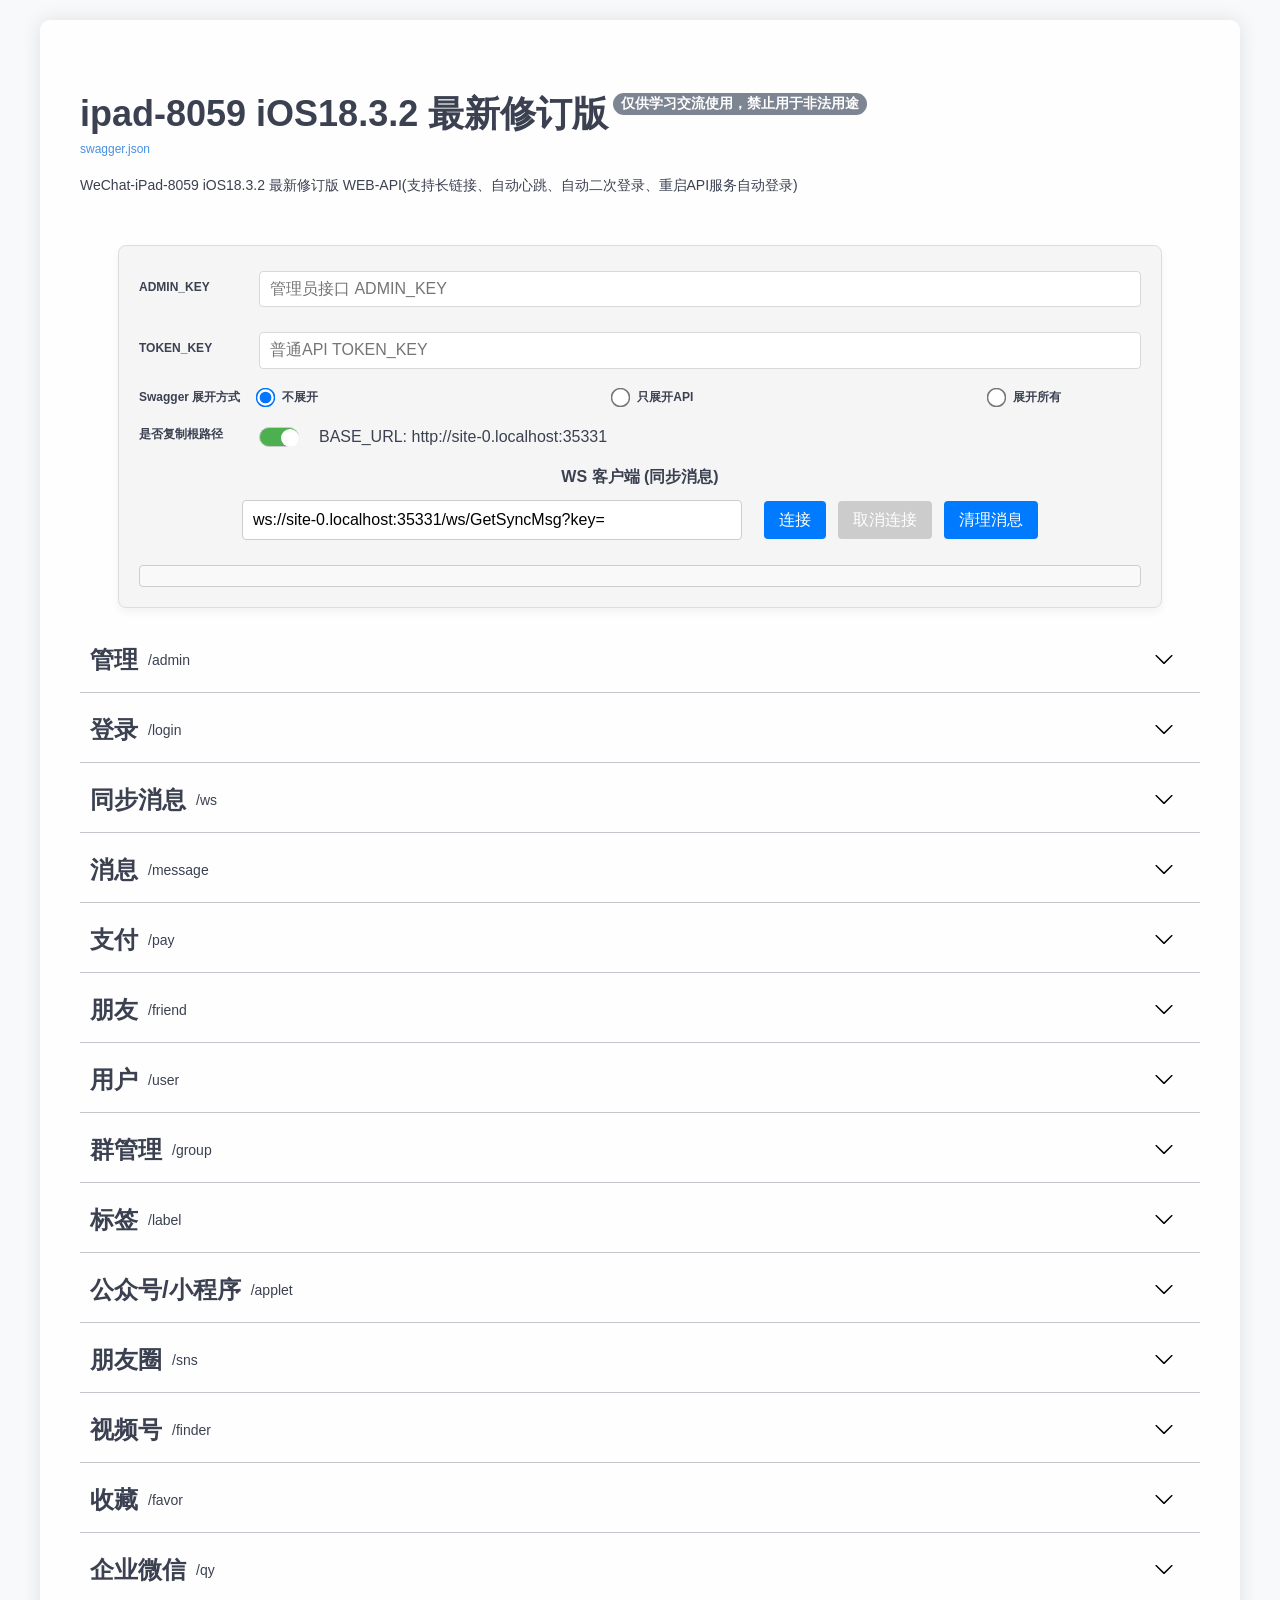
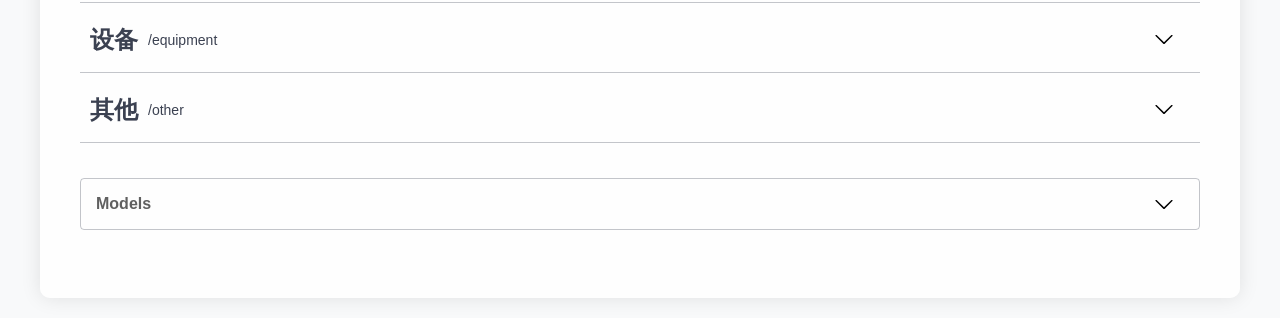
<file: static/swagger/index.html>
<!DOCTYPE html>
<html lang="en">

<head>
  <meta charset="UTF-8">
  <title>Swagger UI</title>
  <link rel="stylesheet" type="text/css" href="./swagger-ui.css" />
  <link rel="icon" type="image/png" href="./favicon-32x32.png" sizes="32x32" />
  <link rel="icon" type="image/png" href="./favicon-16x16.png" sizes="16x16" />
  <style>
    /* Reset */
    html,
    body {
      box-sizing: border-box;
      margin: 0;
      padding: 0;
      overflow-y: scroll;
    }

    *,
    *::before,
    *::after {
      box-sizing: inherit;
    }

    body {
      padding: 20px;
      font-family: Arial, sans-serif;
      background-color: #f8f9fa;
    }

    /* Swagger UI Container */
    #swagger-ui {
      max-width: 1200px;
      margin: 0 auto;
      padding: 20px;
      background-color: rgba(255, 255, 255, 0.9);
      border-radius: 10px;
      box-shadow: 0 0 20px rgba(0, 0, 0, 0.1);
    }

    /* Floating Window */
    .floating-window {
      position: fixed;
      bottom: 20px;
      right: 20px;
      padding: 15px 25px;
      background-color: rgba(255, 255, 255, 0.8);
      border-radius: 10px;
      box-shadow: 0 0 20px rgba(0, 0, 0, 0.1);
      z-index: 2;
      animation: glow 2s infinite alternate;
    }

    .close-btn {
      position: absolute;
      top: 5px;
      right: 5px;
      font-size: 18px;
      color: #e74c3c;
      cursor: pointer;
    }

    /* Form and Input Styling */
    #xxcaibi {
      background-color: #f5f5f5;
      border: 1px solid #ddd;
      border-radius: 8px;
      padding: 20px;
      margin: 20px auto;
      box-shadow: 0 4px 8px rgba(0, 0, 0, 0.05);
      width: 90%;
    }

    .xxcaibi-group {
      display: flex;
      align-items: center;
      margin-bottom: 15px;
    }

    .xxcaibi-label {
      color: #555;
      font-size: 14px;
      width: 120px;
    }

    .xxcaibi-input,
    .xxcaibi-switch {
      flex: 1;
      padding: 8px;
      border: 1px solid #ccc;
      border-radius: 4px;
      font-size: 14px;
    }

    .xxcaibi-input:focus {
      border-color: #4CAF50;
      outline: none;
    }

    .xxcaibi-switch {
      width: 40px;
      height: 20px;
      appearance: none;
      background-color: #ccc;
      /* 默认状态下的开关背景颜色 */
      outline: none;
      border-radius: 20px;
      position: relative;
      cursor: pointer;
      transition: background-color 0.3s ease;
    }

    .xxcaibi-switch:checked {
      background-color: #4CAF50;
    }

    .xxcaibi-switch::before {
      content: "";
      position: absolute;
      width: 18px;
      height: 18px;
      border-radius: 50%;
      background-color: white;
      top: 1px;
      left: 1px;
      transition: transform 0.3s ease;
    }

    .xxcaibi-switch:checked::before {
      transform: translateX(20px);
    }

    /* Radio Button Group */
    .radio-group {
      display: flex;
      justify-content: space-between;
      width: 80%;
    }

    .radio-group label {
      display: flex;
      align-items: center;
    }

    .radio-group input[type="radio"] {
      margin-right: 10px;
      transform: scale(1.5);
    }

    .radio-group input[type="radio"]:focus {
      outline: none;
    }

    /* Glow Animation */
    @keyframes glow {
      from {
        box-shadow: 0 0 10px rgba(0, 255, 255, 0.4);
      }

      to {
        box-shadow: 0 0 20px rgba(0, 255, 255, 0.7);
      }
    }

    /* Link Card */
    .card {
      position: absolute;
      top: 0;
      left: 0;
      width: 100px;
      z-index: 2;
      transition: transform 0.5s ease, filter 0.5s ease;
    }

    .card:hover {
      transform: scale(1.2);
      filter: drop-shadow(0 0 10px rgba(0, 255, 255, 0.7));
    }

    /* Card Movement Animation */
    @keyframes cardMove {
      0% {
        transform: translate(0, 0);
      }

      50% {
        transform: translate(50vw, 50vh);
      }

      100% {
        transform: translate(0, 0);
      }
    }

    .base-url {
      display: none;
    }

    /* Telegram Link Container */
    .tg-link {
      display: flex;
      margin-top: 20px;
    }

    /* Telegram Button */
    .tg-button {
      display: flex;
      align-items: center;
      padding: 10px 20px;
      background-color: #5cadff !important;
      color: white !important;
      font-size: 16px;
      text-decoration: none;
      border-radius: 30px;
      box-shadow: 0 4px 8px rgba(0, 0, 0, 0.1);
      transition: background-color 0.3s ease, transform 0.3s ease;
    }

    /* Telegram Button Hover Effect */
    .tg-button:hover {
      background-color: #007ab8 !important;
      transform: translateY(-2px);
    }

    /* Telegram Icon */
    .tg-icon {
      width: 24px;
      height: 24px;
      margin-right: 10px;
    }

    .container {
      display: flex;
      justify-content: center;
      align-items: center;
      margin-bottom: 20px;
      width: 100%;
    }

    .container input[type="text"] {
      flex: 1;
      width: 300px;
      /* 初始宽度 */
      max-width: 500px;
      padding: 10px;
      border: 1px solid #ccc;
      border-radius: 4px;
      margin-right: 10px;
      font-size: 16px;
    }

    .container button {
      padding: 10px 15px;
      border: none;
      border-radius: 4px;
      background-color: #007bff;
      color: white;
      font-size: 16px;
      cursor: pointer;
      transition: background-color 0.3s;
      margin-left: 12px;
    }

    .container button:disabled {
      background-color: #ccc;
      cursor: not-allowed;
    }

    .container button:hover:not(:disabled) {
      background-color: #0056b3;
    }

    #messages {
      margin-top: 12px;
      border: 1px solid #ccc;
      border-radius: 4px;
      padding: 10px;
      max-height: 300px;
      overflow-y: auto;
      background-color: #f9f9f9;
    }
  </style>
</head>

<body>


  <div id="xxcaibi" class="wrapper" style="display: none;">
    <div class="xxcaibi-group">
      <label for="admin-key" class="xxcaibi-label">ADMIN_KEY</label>
      <input type="text" id="admin-key" class="xxcaibi-input" placeholder="管理员接口 ADMIN_KEY">
    </div>

    <div class="xxcaibi-group">
      <label for="token-key" class="xxcaibi-label">TOKEN_KEY</label>
      <input type="text" id="token-key" class="xxcaibi-input" placeholder="普通API TOKEN_KEY">
    </div>

    <div class="xxcaibi-group">
      <label class="xxcaibi-label">Swagger 展开方式</label>
      <div class="radio-group">
        <label>
          <input type="radio" name="expand-options" value="none" checked>不展开
        </label>
        <label>
          <input type="radio" name="expand-options" value="list">只展开API
        </label>
        <label>
          <input type="radio" name="expand-options" value="full">展开所有
        </label>
      </div>
    </div>

    <div class="xxcaibi-group">
      <label for="copy-base-url" class="xxcaibi-label">是否复制根路径</label>
      <input style="flex: none !important" type="checkbox" id="copy-base-url" class="xxcaibi-switch" checked>
      <span style="margin-left: 20px;" id="BASE_URL"></span>
    </div>

    <h4 style="text-align: center;line-height: 1;margin-bottom: 10px">WS 客户端 (同步消息)</h4>
    <div class="container">
      <input id="urlInput" type="text" placeholder="输入 WebSocket URL" />
      <button id="connectButton">连接</button>
      <button id="disconnectButton" disabled>取消连接</button>
      <button id="clearMessagesButton">清理消息</button>
    </div>
    <div id="messages"></div>
  </div>

  <script>
    let socket;
    document.getElementById('urlInput').value = window.location.origin.replace(/^http/, 'ws') + '/ws/GetSyncMsg?key='

    // 更新按钮文本
    function updateButton(button, text, isLoading) {
      button.innerHTML = isLoading ? text + '...' : text;
      button.disabled = isLoading;
    }

    // 连接按钮点击事件
    document.getElementById('connectButton').onclick = function () {
      const url = document.getElementById('urlInput').value;

      // 如果已经有连接，先关闭
      if (socket && socket.readyState === WebSocket.OPEN) {
        socket.close();
      }

      // 更新按钮状态为连接中
      updateButton(this, '连接中', true);

      console.log('连接 WebSocket 服务器:', url,1111111111111111);
      // 创建 WebSocket 连接
      socket = new WebSocket(url);

      // 连接成功时
      socket.onopen = function () {
        console.log('已连接到服务器');
        document.getElementById('messages').innerHTML += '<p>已连接到服务器</p>';
        updateButton(document.getElementById('connectButton'), '连接', false); // 重置连接按钮
        document.getElementById('disconnectButton').disabled = false; // 启用取消连接按钮
        document.getElementById('connectButton').disabled = true;
      };

      // 接收消息
      socket.onmessage = function (event) {
        console.log('收到来自服务器的消息:', event.data);
        document.getElementById('messages').innerHTML += '<p>服务器: ' + event.data + '</p>';
      };

      // 连接关闭时
      socket.onclose = function () {
        console.log('与服务器的连接已关闭');
        document.getElementById('messages').innerHTML += '<p>与服务器的连接已关闭</p>';
        updateButton(document.getElementById('connectButton'), '连接', false); // 启用连接按钮
        document.getElementById('disconnectButton').innerHTML = "取消连接",
          document.getElementById('disconnectButton').disabled = true; // 启用连接按钮
        document.getElementById('connectButton').disabled = false; // 启用连接按钮
      };

      // 处理错误
      socket.onerror = function (error) {
        console.error('WebSocket 错误:', error);
        document.getElementById('messages').innerHTML += '<p>WebSocket 错误: ' + error.message + '</p>';
        updateButton(document.getElementById('connectButton'), '连接', false); // 重置连接按钮
      };
    };

    // 取消连接按钮点击事件
    document.getElementById('disconnectButton').onclick = function () {
      updateButton(this, '取消中', true); // 更新为取消中状态
      if (socket) {
        setTimeout(function () {
          socket.close();
        }, 30)

      }
    };

    // 清理消息按钮点击事件
    document.getElementById('clearMessagesButton').onclick = function () {
      document.getElementById('messages').innerHTML = ''; // 清空消息区域
    };
  </script>
  <div id="swagger-ui"></div>

  <!-- Floating window -->
  <div class="floating-window" style="display: none !important">
  </div>

  <script src="./swagger-ui-bundle.js" charset="UTF-8"></script>
  <script src="./swagger-ui-standalone-preset.js" charset="UTF-8"></script>
  <script src="./jquery-3.7.1.slim.min.js"></script>

  <script>
    function closeDiv(element) {
      element.parentElement.style.display = 'none';
    }

    function isAdminApi(pathKey) {
      if (pathKey.startsWith("/admin/")) {
        return true
      }
      return window.xxcaibi.adminUrls[pathKey]
    }

    const CustomPlugin = function (system) {
      return {
        statePlugins: {
          spec: {
            actions: {
              updateQueryParam: (paramName, paramValue, isAdminKey = false) => (state) => {
                const spec = state.specSelectors.specJson().toJS();
                const paths = spec.paths;

                Object.keys(paths).forEach(pathKey => {
                  if (!isAdminKey && isAdminApi(pathKey)) {
                    // 非 ADMIN_KEY 并且是 ADMIN 接口
                    return;
                  }
                  if (isAdminKey && !isAdminApi(pathKey)) {
                    // 是 ADMIN_KEY 并且 不是 ADMIN 接口
                    return;
                  }
                  Object.keys(paths[pathKey]).forEach(method => {
                    const params = paths[pathKey][method].parameters;
                    params.forEach(param => {
                      if (param.name === paramName && param.in === 'query') {
                        param.default = paramValue;
                      }
                    });
                  });
                });

                state.specActions.updateSpec(JSON.stringify(spec));
              },
              updateConfigs: (spec) => (state) => {
                state.specActions.updateSpec(JSON.stringify(spec));
              },
            },
            wrapActions: {
              updateSpec: (oriAction, system) => (...args) => {
                return oriAction(...args)
              },
            },
          },
        },
      };
    };

    // 检查 Swagger-UI 内的 img.opblock-loading-animation 请求体节点是否加载完成
    function checkSwaggerLoadingComplete(targetFunc) {
      const targetNode = document.getElementById('swagger-ui');
      const config = { childList: true, subtree: true };
      const callback = function (mutationsList, observer) {
        const loadingElements = targetNode.querySelectorAll('img.opblock-loading-animation');
        if (loadingElements.length === 0) {
          console.log('Swagger UI loaded successfully');
          observer.disconnect(); // 停止观察
          targetFunc && targetFunc();
        }
      };
      const observer = new MutationObserver(callback);

      setTimeout(function () {
        $("#swagger-ui").append("&nbsp;")
      }, 100)
      observer.observe(targetNode, config); // DOM 节点无变化则不会触发监听
    }

    // 粘贴到系统剪切板1
    function copy(text) {
      if (navigator.clipboard && navigator.clipboard.writeText) {
        // navigator.clipboard 只能在 HTTPS 环境使用; 旧版浏览器兼容性不好
        navigator.clipboard.writeText(text).then(function () {
        }).catch(function (error) {
          console.error('Failed to copy text: ', error);
          fallbackCopy(text);
        });
      } else {
        fallbackCopy(text);
      }
    }

    // 粘贴到系统剪切板2
    function fallbackCopy(text) {
      // 使用 textarea 标签 可以复制 pre 代码标签里的换行
      let textArea = document.createElement("textarea");
      textArea.value = text;
      document.body.appendChild(textArea);
      textArea.select();
      try {
        document.execCommand('copy');
      } catch (err) {
        console.error('Fallback copy failed: ', err);
      }
      document.body.removeChild(textArea);
    }

    // 复制 API 的路径即描述
    function addCopy1(selector) {
      let pathElements;
      // opblock-summary-path opblock-summary-description
      if (selector) {
        pathElements = $(selector).parent().find(".opblock-summary-description");
      } else {
        pathElements = $(".opblock-summary-description");
        addCopy2();
      }
      if (pathElements.length === 0) {
        return;
      }
      console.log("API数量:", pathElements.length);

      $(".opblock-summary-post").click(function () {
        let status = $(this).children().first().attr("aria-expanded");
        if (status === "true") {
          return;
        }
        let curId = $(this).parent().attr("id");
        // console.log(curId, status);
        setTimeout(function () {
          addCopy2(`#${curId}`);
        }, 100);
      });

      pathElements.each(function (index, pathElement) {
        pathElement = $(pathElement);
        let isCopy = pathElement.attr("copy");
        if (isCopy === "true") { // 已经添加过 copy 按钮
          return;
        }
        pathElement.after(
          $("<button>复制</button>").css("cursor", "pointer").css("color", "#FFF").css("background", "#2b85e4").css("border-color", "#2b85e4").css("padding", "4px 8px").css("border-radius", "4px").css("margin-right", "10px").click(function () {
            // 获取接口文本
            let api = this.parentNode.children[1].dataset.path;
            let desc = this.parentNode.children[2].textContent;
            let text = api + " " + desc;
            if (window.xxcaibi.copy) {
              text = window.xxcaibi.BASE_URL + text;
            }
            // console.log(api, desc)
            // 调用函数，复制到剪切板
            text = text.replace(/([^:])\/+/g, '$1/')
            copy(text);
            // 提示复制成功
            $(this).text("复制成功！");
            // 定时改变显示文字
            setTimeout(() => {
              $(this).text("复制");
            }, 500);
            return false;
          })
        );
        pathElement.attr("copy", "true");
      });
    }

    // 复制 POST 请求的 JSON 请求体
    function addCopy2(selector) {
      if (!selector) {
        selector = "#swagger-ui"
      }
      let lis = $(selector + ' li[role="presentation"]');
      if (lis.length < 2) {
        return;
      }

      lis.each(function (index, element) {
        if (index % 2 === 0) {
          return;
        }
        element = $(element);
        let isCopy = element.attr("copy");
        if (isCopy === "true") { // 已经添加过 copy 按钮
          return;
        }
        element.after(
          $("<button>复制</button>").css("cursor", "pointer").css("color", "#FFF").css("background", "#515a6e").css("border-color", "#17233d").css("padding", "4px 10px").css("border-radius", "4px").css("margin-right", "10px").click(function () {
            // 获取接口文本
            let preTag = $(selector + " .highlight-code pre")[0];
            if (!preTag) {
              alert("无法复制");
              return;
            }
            let text = preTag.textContent;
            // 调用函数，复制到剪切板
            copy(text);
            // 提示复制成功
            $(this).text("复制成功！");
            // 定时改变显示文字
            setTimeout(() => {
              $(this).text("复制");
            }, 500);
          })
        );
        element.attr("copy", "true");
      });
    }

    window.onload = function () {
      // Initialize Swagger UI
      const ui = SwaggerUIBundle({
        url: "swagger.json",
        dom_id: '#swagger-ui',
        deepLinking: true,
        presets: [
          SwaggerUIBundle.presets.apis,
          SwaggerUIStandalonePreset
        ],
        plugins: [
          SwaggerUIBundle.plugins.DownloadUrl,
          CustomPlugin,
        ],
        docExpansion: "none",  // none(不展开) list(展开operations) full(全部展开)
        onComplete: function () {
          // Swagger-UI 渲染完成后回调; updateSpec 成功也会调用
          // 但是如果数据太多会导致部分 HTML 元素在此时还未加载完成
          console.log("Swagger UI onComplete...")
          console.log("Swagger UI Version:", window.versions.swaggerUi.version)
          parseBaseUrl();
          addXXCaiBi();
          checkSwaggerLoadingComplete(function () {
            addCopy1();
            addCopy2();

            // Operations API 接口的点击事件
            $(".opblock-tag").click(function () {
              checkSwaggerLoadingComplete(function () {
                addCopy1();
                addCopy2();
              });
            });
          });
        },
        // parameterMacro: function (operation, parameter) {
        //   // 展开 API 对应的 operations 时触发, 可以在此修改 指定参数的默认值
        //   console.log(operation, parameter);
        //   return "";
        // },
      });
      window.ui = ui;

      window.xxcaibi = {
        "BASE_URL": "",
        "copy": true,

        "ADMIN_KEY": "",
        "TOKEN_KEY": "",

        "adminUrls": {
          "/login/GenAuthKey": true,
          "/login/GenAuthKey2": true,
        },
      }

      // 监听状态变化
      $('#copy-base-url').change(function () {
        window.xxcaibi.copy = $(this).is(':checked');
        // console.log(window.xxcaibi);
      });
      $('#admin-key').change(function () {
        window.xxcaibi.ADMIN_KEY = $(this).val().trim();
        // console.log(window.xxcaibi);

        ui.specActions.updateQueryParam("key", window.xxcaibi.ADMIN_KEY, true);
      });
      $('#token-key').change(function () {
        window.xxcaibi.TOKEN_KEY = $(this).val().trim();
        // console.log(window.xxcaibi);
        if (window.xxcaibi.TOKEN_KEY) {
          document.getElementById('urlInput').value = window.location.origin.replace(/^http/, 'ws') + '/ws/GetSyncMsg?key=' + window.xxcaibi.TOKEN_KEY
        }

        ui.specActions.updateQueryParam("key", window.xxcaibi.TOKEN_KEY);
      });
      $('.radio-group input[type="radio"]').change(function () {
        let value = $(this).val();
        let configs = ui.getConfigs();
        configs.docExpansion = value

        // // 更新整个 UI 数据; 会刷新 UI 导致 onComplete 回调
        // const spec = ui.specSelectors.specJson().toJS();
        // ui.specActions.updateConfigs(spec);

        // 只更新配置; 不会刷新 UI 导致 onComplete 回调
        ui.configsActions.toggle();
        checkSwaggerLoadingComplete(function () {
          addCopy1();
          addCopy2();

          // Operations API 接口的点击事件
          $(".opblock-tag").click(function () {
            checkSwaggerLoadingComplete(function () {
              addCopy1();
              addCopy2();
            });
          });
        }); // DOM 节点无变化不会触发监听
      });

      let parseBaseUrl = function () {
        let config = window.ui.specSelectors.specJson().toJS(); // 获取 spec 对象
        let basePath = config.basePath || ''; // 获取 basePath
        basePath = "" ? basePath === "/" : basePath;

        // 获取当前网址的协议、域名和端口
        let protocol = window.location.protocol;
        let hostname = window.location.hostname;
        let port = window.location.port;

        // 组合协议、域名和端口
        const baseUrl = protocol + "//" + hostname + (port ? ":" + port : "") + basePath;

        // 显示结果
        console.log("BASE_URL:", baseUrl);
        window.xxcaibi.BASE_URL = baseUrl;
      }

      let addXXCaiBi = function () {
        $("#xxcaibi").insertAfter('.information-container:first').css('display', 'block');
        // 判断 tg-link 不存在
        if (!document.getElementsByClassName("tg-link").length) {
          $(".info__contact").append(
            '<div class="tg-link">' +
            '<a href="https://t.me/wx_ipad" target="_blank" class="tg-button">' +
            '<img src="https://upload.wikimedia.org/wikipedia/commons/8/82/Telegram_logo.svg" alt="Telegram Logo" class="tg-icon">' +
            '加入 Telegram 群' +
            '</a>' +
            '</div>'
          );
        }

        $("#BASE_URL").html("BASE_URL: " + window.xxcaibi.BASE_URL);
      }

    };
  </script>
</body>

</html>
</file>
<file: static/swagger/swagger-ui.css>
.swagger-ui{color:#3b4151;
  /*! normalize.css v7.0.0 | MIT License | github.com/necolas/normalize.css */font-family:sans-serif}.swagger-ui html{-ms-text-size-adjust:100%;-webkit-text-size-adjust:100%;line-height:1.15}.swagger-ui body{margin:0}.swagger-ui article,.swagger-ui aside,.swagger-ui footer,.swagger-ui header,.swagger-ui nav,.swagger-ui section{display:block}.swagger-ui h1{font-size:2em;margin:.67em 0}.swagger-ui figcaption,.swagger-ui figure,.swagger-ui main{display:block}.swagger-ui figure{margin:1em 40px}.swagger-ui hr{box-sizing:content-box;height:0;overflow:visible}.swagger-ui pre{font-family:monospace,monospace;font-size:1em}.swagger-ui a{-webkit-text-decoration-skip:objects;background-color:transparent}.swagger-ui abbr[title]{border-bottom:none;text-decoration:underline;-webkit-text-decoration:underline dotted;text-decoration:underline dotted}.swagger-ui b,.swagger-ui strong{font-weight:inherit;font-weight:bolder}.swagger-ui code,.swagger-ui kbd,.swagger-ui samp{font-family:monospace,monospace;font-size:1em}.swagger-ui dfn{font-style:italic}.swagger-ui mark{background-color:#ff0;color:#000}.swagger-ui small{font-size:80%}.swagger-ui sub,.swagger-ui sup{font-size:75%;line-height:0;position:relative;vertical-align:baseline}.swagger-ui sub{bottom:-.25em}.swagger-ui sup{top:-.5em}.swagger-ui audio,.swagger-ui video{display:inline-block}.swagger-ui audio:not([controls]){display:none;height:0}.swagger-ui img{border-style:none}.swagger-ui svg:not(:root){overflow:hidden}.swagger-ui button,.swagger-ui input,.swagger-ui optgroup,.swagger-ui select,.swagger-ui textarea{font-family:sans-serif;font-size:100%;line-height:1.15;margin:0}.swagger-ui button,.swagger-ui input{overflow:visible}.swagger-ui button,.swagger-ui select{text-transform:none}.swagger-ui [type=reset],.swagger-ui [type=submit],.swagger-ui button,.swagger-ui html [type=button]{-webkit-appearance:button}.swagger-ui [type=button]::-moz-focus-inner,.swagger-ui [type=reset]::-moz-focus-inner,.swagger-ui [type=submit]::-moz-focus-inner,.swagger-ui button::-moz-focus-inner{border-style:none;padding:0}.swagger-ui [type=button]:-moz-focusring,.swagger-ui [type=reset]:-moz-focusring,.swagger-ui [type=submit]:-moz-focusring,.swagger-ui button:-moz-focusring{outline:1px dotted ButtonText}.swagger-ui fieldset{padding:.35em .75em .625em}.swagger-ui legend{box-sizing:border-box;color:inherit;display:table;max-width:100%;padding:0;white-space:normal}.swagger-ui progress{display:inline-block;vertical-align:baseline}.swagger-ui textarea{overflow:auto}.swagger-ui [type=checkbox],.swagger-ui [type=radio]{box-sizing:border-box;padding:0}.swagger-ui [type=number]::-webkit-inner-spin-button,.swagger-ui [type=number]::-webkit-outer-spin-button{height:auto}.swagger-ui [type=search]{-webkit-appearance:textfield;outline-offset:-2px}.swagger-ui [type=search]::-webkit-search-cancel-button,.swagger-ui [type=search]::-webkit-search-decoration{-webkit-appearance:none}.swagger-ui ::-webkit-file-upload-button{-webkit-appearance:button;font:inherit}.swagger-ui details,.swagger-ui menu{display:block}.swagger-ui summary{display:list-item}.swagger-ui canvas{display:inline-block}.swagger-ui [hidden],.swagger-ui template{display:none}.swagger-ui .debug *{outline:1px solid gold}.swagger-ui .debug-white *{outline:1px solid #fff}.swagger-ui .debug-black *{outline:1px solid #000}.swagger-ui .debug-grid{background:transparent url([data-uri]) repeat 0 0}.swagger-ui .debug-grid-16{background:transparent url([data-uri]) repeat 0 0}.swagger-ui .debug-grid-8-solid{background:#fff url([data-uri]) repeat 0 0}.swagger-ui .debug-grid-16-solid{background:#fff url([data-uri]) repeat 0 0}.swagger-ui .border-box,.swagger-ui a,.swagger-ui article,.swagger-ui body,.swagger-ui code,.swagger-ui dd,.swagger-ui div,.swagger-ui dl,.swagger-ui dt,.swagger-ui fieldset,.swagger-ui footer,.swagger-ui form,.swagger-ui h1,.swagger-ui h2,.swagger-ui h3,.swagger-ui h4,.swagger-ui h5,.swagger-ui h6,.swagger-ui header,.swagger-ui html,.swagger-ui input[type=email],.swagger-ui input[type=number],.swagger-ui input[type=password],.swagger-ui input[type=tel],.swagger-ui input[type=text],.swagger-ui input[type=url],.swagger-ui legend,.swagger-ui li,.swagger-ui main,.swagger-ui ol,.swagger-ui p,.swagger-ui pre,.swagger-ui section,.swagger-ui table,.swagger-ui td,.swagger-ui textarea,.swagger-ui th,.swagger-ui tr,.swagger-ui ul{box-sizing:border-box}.swagger-ui .aspect-ratio{height:0;position:relative}.swagger-ui .aspect-ratio--16x9{padding-bottom:56.25%}.swagger-ui .aspect-ratio--9x16{padding-bottom:177.77%}.swagger-ui .aspect-ratio--4x3{padding-bottom:75%}.swagger-ui .aspect-ratio--3x4{padding-bottom:133.33%}.swagger-ui .aspect-ratio--6x4{padding-bottom:66.6%}.swagger-ui .aspect-ratio--4x6{padding-bottom:150%}.swagger-ui .aspect-ratio--8x5{padding-bottom:62.5%}.swagger-ui .aspect-ratio--5x8{padding-bottom:160%}.swagger-ui .aspect-ratio--7x5{padding-bottom:71.42%}.swagger-ui .aspect-ratio--5x7{padding-bottom:140%}.swagger-ui .aspect-ratio--1x1{padding-bottom:100%}.swagger-ui .aspect-ratio--object{bottom:0;height:100%;left:0;position:absolute;right:0;top:0;width:100%;z-index:100}@media screen and (min-width:30em){.swagger-ui .aspect-ratio-ns{height:0;position:relative}.swagger-ui .aspect-ratio--16x9-ns{padding-bottom:56.25%}.swagger-ui .aspect-ratio--9x16-ns{padding-bottom:177.77%}.swagger-ui .aspect-ratio--4x3-ns{padding-bottom:75%}.swagger-ui .aspect-ratio--3x4-ns{padding-bottom:133.33%}.swagger-ui .aspect-ratio--6x4-ns{padding-bottom:66.6%}.swagger-ui .aspect-ratio--4x6-ns{padding-bottom:150%}.swagger-ui .aspect-ratio--8x5-ns{padding-bottom:62.5%}.swagger-ui .aspect-ratio--5x8-ns{padding-bottom:160%}.swagger-ui .aspect-ratio--7x5-ns{padding-bottom:71.42%}.swagger-ui .aspect-ratio--5x7-ns{padding-bottom:140%}.swagger-ui .aspect-ratio--1x1-ns{padding-bottom:100%}.swagger-ui .aspect-ratio--object-ns{bottom:0;height:100%;left:0;position:absolute;right:0;top:0;width:100%;z-index:100}}@media screen and (min-width:30em) and (max-width:60em){.swagger-ui .aspect-ratio-m{height:0;position:relative}.swagger-ui .aspect-ratio--16x9-m{padding-bottom:56.25%}.swagger-ui .aspect-ratio--9x16-m{padding-bottom:177.77%}.swagger-ui .aspect-ratio--4x3-m{padding-bottom:75%}.swagger-ui .aspect-ratio--3x4-m{padding-bottom:133.33%}.swagger-ui .aspect-ratio--6x4-m{padding-bottom:66.6%}.swagger-ui .aspect-ratio--4x6-m{padding-bottom:150%}.swagger-ui .aspect-ratio--8x5-m{padding-bottom:62.5%}.swagger-ui .aspect-ratio--5x8-m{padding-bottom:160%}.swagger-ui .aspect-ratio--7x5-m{padding-bottom:71.42%}.swagger-ui .aspect-ratio--5x7-m{padding-bottom:140%}.swagger-ui .aspect-ratio--1x1-m{padding-bottom:100%}.swagger-ui .aspect-ratio--object-m{bottom:0;height:100%;left:0;position:absolute;right:0;top:0;width:100%;z-index:100}}@media screen and (min-width:60em){.swagger-ui .aspect-ratio-l{height:0;position:relative}.swagger-ui .aspect-ratio--16x9-l{padding-bottom:56.25%}.swagger-ui .aspect-ratio--9x16-l{padding-bottom:177.77%}.swagger-ui .aspect-ratio--4x3-l{padding-bottom:75%}.swagger-ui .aspect-ratio--3x4-l{padding-bottom:133.33%}.swagger-ui .aspect-ratio--6x4-l{padding-bottom:66.6%}.swagger-ui .aspect-ratio--4x6-l{padding-bottom:150%}.swagger-ui .aspect-ratio--8x5-l{padding-bottom:62.5%}.swagger-ui .aspect-ratio--5x8-l{padding-bottom:160%}.swagger-ui .aspect-ratio--7x5-l{padding-bottom:71.42%}.swagger-ui .aspect-ratio--5x7-l{padding-bottom:140%}.swagger-ui .aspect-ratio--1x1-l{padding-bottom:100%}.swagger-ui .aspect-ratio--object-l{bottom:0;height:100%;left:0;position:absolute;right:0;top:0;width:100%;z-index:100}}.swagger-ui img{max-width:100%}.swagger-ui .cover{background-size:cover!important}.swagger-ui .contain{background-size:contain!important}@media screen and (min-width:30em){.swagger-ui .cover-ns{background-size:cover!important}.swagger-ui .contain-ns{background-size:contain!important}}@media screen and (min-width:30em) and (max-width:60em){.swagger-ui .cover-m{background-size:cover!important}.swagger-ui .contain-m{background-size:contain!important}}@media screen and (min-width:60em){.swagger-ui .cover-l{background-size:cover!important}.swagger-ui .contain-l{background-size:contain!important}}.swagger-ui .bg-center{background-position:50%;background-repeat:no-repeat}.swagger-ui .bg-top{background-position:top;background-repeat:no-repeat}.swagger-ui .bg-right{background-position:100%;background-repeat:no-repeat}.swagger-ui .bg-bottom{background-position:bottom;background-repeat:no-repeat}.swagger-ui .bg-left{background-position:0;background-repeat:no-repeat}@media screen and (min-width:30em){.swagger-ui .bg-center-ns{background-position:50%;background-repeat:no-repeat}.swagger-ui .bg-top-ns{background-position:top;background-repeat:no-repeat}.swagger-ui .bg-right-ns{background-position:100%;background-repeat:no-repeat}.swagger-ui .bg-bottom-ns{background-position:bottom;background-repeat:no-repeat}.swagger-ui .bg-left-ns{background-position:0;background-repeat:no-repeat}}@media screen and (min-width:30em) and (max-width:60em){.swagger-ui .bg-center-m{background-position:50%;background-repeat:no-repeat}.swagger-ui .bg-top-m{background-position:top;background-repeat:no-repeat}.swagger-ui .bg-right-m{background-position:100%;background-repeat:no-repeat}.swagger-ui .bg-bottom-m{background-position:bottom;background-repeat:no-repeat}.swagger-ui .bg-left-m{background-position:0;background-repeat:no-repeat}}@media screen and (min-width:60em){.swagger-ui .bg-center-l{background-position:50%;background-repeat:no-repeat}.swagger-ui .bg-top-l{background-position:top;background-repeat:no-repeat}.swagger-ui .bg-right-l{background-position:100%;background-repeat:no-repeat}.swagger-ui .bg-bottom-l{background-position:bottom;background-repeat:no-repeat}.swagger-ui .bg-left-l{background-position:0;background-repeat:no-repeat}}.swagger-ui .outline{outline:1px solid}.swagger-ui .outline-transparent{outline:1px solid transparent}.swagger-ui .outline-0{outline:0}@media screen and (min-width:30em){.swagger-ui .outline-ns{outline:1px solid}.swagger-ui .outline-transparent-ns{outline:1px solid transparent}.swagger-ui .outline-0-ns{outline:0}}@media screen and (min-width:30em) and (max-width:60em){.swagger-ui .outline-m{outline:1px solid}.swagger-ui .outline-transparent-m{outline:1px solid transparent}.swagger-ui .outline-0-m{outline:0}}@media screen and (min-width:60em){.swagger-ui .outline-l{outline:1px solid}.swagger-ui .outline-transparent-l{outline:1px solid transparent}.swagger-ui .outline-0-l{outline:0}}.swagger-ui .ba{border-style:solid;border-width:1px}.swagger-ui .bt{border-top-style:solid;border-top-width:1px}.swagger-ui .br{border-right-style:solid;border-right-width:1px}.swagger-ui .bb{border-bottom-style:solid;border-bottom-width:1px}.swagger-ui .bl{border-left-style:solid;border-left-width:1px}.swagger-ui .bn{border-style:none;border-width:0}@media screen and (min-width:30em){.swagger-ui .ba-ns{border-style:solid;border-width:1px}.swagger-ui .bt-ns{border-top-style:solid;border-top-width:1px}.swagger-ui .br-ns{border-right-style:solid;border-right-width:1px}.swagger-ui .bb-ns{border-bottom-style:solid;border-bottom-width:1px}.swagger-ui .bl-ns{border-left-style:solid;border-left-width:1px}.swagger-ui .bn-ns{border-style:none;border-width:0}}@media screen and (min-width:30em) and (max-width:60em){.swagger-ui .ba-m{border-style:solid;border-width:1px}.swagger-ui .bt-m{border-top-style:solid;border-top-width:1px}.swagger-ui .br-m{border-right-style:solid;border-right-width:1px}.swagger-ui .bb-m{border-bottom-style:solid;border-bottom-width:1px}.swagger-ui .bl-m{border-left-style:solid;border-left-width:1px}.swagger-ui .bn-m{border-style:none;border-width:0}}@media screen and (min-width:60em){.swagger-ui .ba-l{border-style:solid;border-width:1px}.swagger-ui .bt-l{border-top-style:solid;border-top-width:1px}.swagger-ui .br-l{border-right-style:solid;border-right-width:1px}.swagger-ui .bb-l{border-bottom-style:solid;border-bottom-width:1px}.swagger-ui .bl-l{border-left-style:solid;border-left-width:1px}.swagger-ui .bn-l{border-style:none;border-width:0}}.swagger-ui .b--black{border-color:#000}.swagger-ui .b--near-black{border-color:#111}.swagger-ui .b--dark-gray{border-color:#333}.swagger-ui .b--mid-gray{border-color:#555}.swagger-ui .b--gray{border-color:#777}.swagger-ui .b--silver{border-color:#999}.swagger-ui .b--light-silver{border-color:#aaa}.swagger-ui .b--moon-gray{border-color:#ccc}.swagger-ui .b--light-gray{border-color:#eee}.swagger-ui .b--near-white{border-color:#f4f4f4}.swagger-ui .b--white{border-color:#fff}.swagger-ui .b--white-90{border-color:hsla(0,0%,100%,.9)}.swagger-ui .b--white-80{border-color:hsla(0,0%,100%,.8)}.swagger-ui .b--white-70{border-color:hsla(0,0%,100%,.7)}.swagger-ui .b--white-60{border-color:hsla(0,0%,100%,.6)}.swagger-ui .b--white-50{border-color:hsla(0,0%,100%,.5)}.swagger-ui .b--white-40{border-color:hsla(0,0%,100%,.4)}.swagger-ui .b--white-30{border-color:hsla(0,0%,100%,.3)}.swagger-ui .b--white-20{border-color:hsla(0,0%,100%,.2)}.swagger-ui .b--white-10{border-color:hsla(0,0%,100%,.1)}.swagger-ui .b--white-05{border-color:hsla(0,0%,100%,.05)}.swagger-ui .b--white-025{border-color:hsla(0,0%,100%,.03)}.swagger-ui .b--white-0125{border-color:hsla(0,0%,100%,.01)}.swagger-ui .b--black-90{border-color:rgba(0,0,0,.9)}.swagger-ui .b--black-80{border-color:rgba(0,0,0,.8)}.swagger-ui .b--black-70{border-color:rgba(0,0,0,.7)}.swagger-ui .b--black-60{border-color:rgba(0,0,0,.6)}.swagger-ui .b--black-50{border-color:rgba(0,0,0,.5)}.swagger-ui .b--black-40{border-color:rgba(0,0,0,.4)}.swagger-ui .b--black-30{border-color:rgba(0,0,0,.3)}.swagger-ui .b--black-20{border-color:rgba(0,0,0,.2)}.swagger-ui .b--black-10{border-color:rgba(0,0,0,.1)}.swagger-ui .b--black-05{border-color:rgba(0,0,0,.05)}.swagger-ui .b--black-025{border-color:rgba(0,0,0,.03)}.swagger-ui .b--black-0125{border-color:rgba(0,0,0,.01)}.swagger-ui .b--dark-red{border-color:#e7040f}.swagger-ui .b--red{border-color:#ff4136}.swagger-ui .b--light-red{border-color:#ff725c}.swagger-ui .b--orange{border-color:#ff6300}.swagger-ui .b--gold{border-color:#ffb700}.swagger-ui .b--yellow{border-color:gold}.swagger-ui .b--light-yellow{border-color:#fbf1a9}.swagger-ui .b--purple{border-color:#5e2ca5}.swagger-ui .b--light-purple{border-color:#a463f2}.swagger-ui .b--dark-pink{border-color:#d5008f}.swagger-ui .b--hot-pink{border-color:#ff41b4}.swagger-ui .b--pink{border-color:#ff80cc}.swagger-ui .b--light-pink{border-color:#ffa3d7}.swagger-ui .b--dark-green{border-color:#137752}.swagger-ui .b--green{border-color:#19a974}.swagger-ui .b--light-green{border-color:#9eebcf}.swagger-ui .b--navy{border-color:#001b44}.swagger-ui .b--dark-blue{border-color:#00449e}.swagger-ui .b--blue{border-color:#357edd}.swagger-ui .b--light-blue{border-color:#96ccff}.swagger-ui .b--lightest-blue{border-color:#cdecff}.swagger-ui .b--washed-blue{border-color:#f6fffe}.swagger-ui .b--washed-green{border-color:#e8fdf5}.swagger-ui .b--washed-yellow{border-color:#fffceb}.swagger-ui .b--washed-red{border-color:#ffdfdf}.swagger-ui .b--transparent{border-color:transparent}.swagger-ui .b--inherit{border-color:inherit}.swagger-ui .br0{border-radius:0}.swagger-ui .br1{border-radius:.125rem}.swagger-ui .br2{border-radius:.25rem}.swagger-ui .br3{border-radius:.5rem}.swagger-ui .br4{border-radius:1rem}.swagger-ui .br-100{border-radius:100%}.swagger-ui .br-pill{border-radius:9999px}.swagger-ui .br--bottom{border-top-left-radius:0;border-top-right-radius:0}.swagger-ui .br--top{border-bottom-left-radius:0;border-bottom-right-radius:0}.swagger-ui .br--right{border-bottom-left-radius:0;border-top-left-radius:0}.swagger-ui .br--left{border-bottom-right-radius:0;border-top-right-radius:0}@media screen and (min-width:30em){.swagger-ui .br0-ns{border-radius:0}.swagger-ui .br1-ns{border-radius:.125rem}.swagger-ui .br2-ns{border-radius:.25rem}.swagger-ui .br3-ns{border-radius:.5rem}.swagger-ui .br4-ns{border-radius:1rem}.swagger-ui .br-100-ns{border-radius:100%}.swagger-ui .br-pill-ns{border-radius:9999px}.swagger-ui .br--bottom-ns{border-top-left-radius:0;border-top-right-radius:0}.swagger-ui .br--top-ns{border-bottom-left-radius:0;border-bottom-right-radius:0}.swagger-ui .br--right-ns{border-bottom-left-radius:0;border-top-left-radius:0}.swagger-ui .br--left-ns{border-bottom-right-radius:0;border-top-right-radius:0}}@media screen and (min-width:30em) and (max-width:60em){.swagger-ui .br0-m{border-radius:0}.swagger-ui .br1-m{border-radius:.125rem}.swagger-ui .br2-m{border-radius:.25rem}.swagger-ui .br3-m{border-radius:.5rem}.swagger-ui .br4-m{border-radius:1rem}.swagger-ui .br-100-m{border-radius:100%}.swagger-ui .br-pill-m{border-radius:9999px}.swagger-ui .br--bottom-m{border-top-left-radius:0;border-top-right-radius:0}.swagger-ui .br--top-m{border-bottom-left-radius:0;border-bottom-right-radius:0}.swagger-ui .br--right-m{border-bottom-left-radius:0;border-top-left-radius:0}.swagger-ui .br--left-m{border-bottom-right-radius:0;border-top-right-radius:0}}@media screen and (min-width:60em){.swagger-ui .br0-l{border-radius:0}.swagger-ui .br1-l{border-radius:.125rem}.swagger-ui .br2-l{border-radius:.25rem}.swagger-ui .br3-l{border-radius:.5rem}.swagger-ui .br4-l{border-radius:1rem}.swagger-ui .br-100-l{border-radius:100%}.swagger-ui .br-pill-l{border-radius:9999px}.swagger-ui .br--bottom-l{border-top-left-radius:0;border-top-right-radius:0}.swagger-ui .br--top-l{border-bottom-left-radius:0;border-bottom-right-radius:0}.swagger-ui .br--right-l{border-bottom-left-radius:0;border-top-left-radius:0}.swagger-ui .br--left-l{border-bottom-right-radius:0;border-top-right-radius:0}}.swagger-ui .b--dotted{border-style:dotted}.swagger-ui .b--dashed{border-style:dashed}.swagger-ui .b--solid{border-style:solid}.swagger-ui .b--none{border-style:none}@media screen and (min-width:30em){.swagger-ui .b--dotted-ns{border-style:dotted}.swagger-ui .b--dashed-ns{border-style:dashed}.swagger-ui .b--solid-ns{border-style:solid}.swagger-ui .b--none-ns{border-style:none}}@media screen and (min-width:30em) and (max-width:60em){.swagger-ui .b--dotted-m{border-style:dotted}.swagger-ui .b--dashed-m{border-style:dashed}.swagger-ui .b--solid-m{border-style:solid}.swagger-ui .b--none-m{border-style:none}}@media screen and (min-width:60em){.swagger-ui .b--dotted-l{border-style:dotted}.swagger-ui .b--dashed-l{border-style:dashed}.swagger-ui .b--solid-l{border-style:solid}.swagger-ui .b--none-l{border-style:none}}.swagger-ui .bw0{border-width:0}.swagger-ui .bw1{border-width:.125rem}.swagger-ui .bw2{border-width:.25rem}.swagger-ui .bw3{border-width:.5rem}.swagger-ui .bw4{border-width:1rem}.swagger-ui .bw5{border-width:2rem}.swagger-ui .bt-0{border-top-width:0}.swagger-ui .br-0{border-right-width:0}.swagger-ui .bb-0{border-bottom-width:0}.swagger-ui .bl-0{border-left-width:0}@media screen and (min-width:30em){.swagger-ui .bw0-ns{border-width:0}.swagger-ui .bw1-ns{border-width:.125rem}.swagger-ui .bw2-ns{border-width:.25rem}.swagger-ui .bw3-ns{border-width:.5rem}.swagger-ui .bw4-ns{border-width:1rem}.swagger-ui .bw5-ns{border-width:2rem}.swagger-ui .bt-0-ns{border-top-width:0}.swagger-ui .br-0-ns{border-right-width:0}.swagger-ui .bb-0-ns{border-bottom-width:0}.swagger-ui .bl-0-ns{border-left-width:0}}@media screen and (min-width:30em) and (max-width:60em){.swagger-ui .bw0-m{border-width:0}.swagger-ui .bw1-m{border-width:.125rem}.swagger-ui .bw2-m{border-width:.25rem}.swagger-ui .bw3-m{border-width:.5rem}.swagger-ui .bw4-m{border-width:1rem}.swagger-ui .bw5-m{border-width:2rem}.swagger-ui .bt-0-m{border-top-width:0}.swagger-ui .br-0-m{border-right-width:0}.swagger-ui .bb-0-m{border-bottom-width:0}.swagger-ui .bl-0-m{border-left-width:0}}@media screen and (min-width:60em){.swagger-ui .bw0-l{border-width:0}.swagger-ui .bw1-l{border-width:.125rem}.swagger-ui .bw2-l{border-width:.25rem}.swagger-ui .bw3-l{border-width:.5rem}.swagger-ui .bw4-l{border-width:1rem}.swagger-ui .bw5-l{border-width:2rem}.swagger-ui .bt-0-l{border-top-width:0}.swagger-ui .br-0-l{border-right-width:0}.swagger-ui .bb-0-l{border-bottom-width:0}.swagger-ui .bl-0-l{border-left-width:0}}.swagger-ui .shadow-1{box-shadow:0 0 4px 2px rgba(0,0,0,.2)}.swagger-ui .shadow-2{box-shadow:0 0 8px 2px rgba(0,0,0,.2)}.swagger-ui .shadow-3{box-shadow:2px 2px 4px 2px rgba(0,0,0,.2)}.swagger-ui .shadow-4{box-shadow:2px 2px 8px 0 rgba(0,0,0,.2)}.swagger-ui .shadow-5{box-shadow:4px 4px 8px 0 rgba(0,0,0,.2)}@media screen and (min-width:30em){.swagger-ui .shadow-1-ns{box-shadow:0 0 4px 2px rgba(0,0,0,.2)}.swagger-ui .shadow-2-ns{box-shadow:0 0 8px 2px rgba(0,0,0,.2)}.swagger-ui .shadow-3-ns{box-shadow:2px 2px 4px 2px rgba(0,0,0,.2)}.swagger-ui .shadow-4-ns{box-shadow:2px 2px 8px 0 rgba(0,0,0,.2)}.swagger-ui .shadow-5-ns{box-shadow:4px 4px 8px 0 rgba(0,0,0,.2)}}@media screen and (min-width:30em) and (max-width:60em){.swagger-ui .shadow-1-m{box-shadow:0 0 4px 2px rgba(0,0,0,.2)}.swagger-ui .shadow-2-m{box-shadow:0 0 8px 2px rgba(0,0,0,.2)}.swagger-ui .shadow-3-m{box-shadow:2px 2px 4px 2px rgba(0,0,0,.2)}.swagger-ui .shadow-4-m{box-shadow:2px 2px 8px 0 rgba(0,0,0,.2)}.swagger-ui .shadow-5-m{box-shadow:4px 4px 8px 0 rgba(0,0,0,.2)}}@media screen and (min-width:60em){.swagger-ui .shadow-1-l{box-shadow:0 0 4px 2px rgba(0,0,0,.2)}.swagger-ui .shadow-2-l{box-shadow:0 0 8px 2px rgba(0,0,0,.2)}.swagger-ui .shadow-3-l{box-shadow:2px 2px 4px 2px rgba(0,0,0,.2)}.swagger-ui .shadow-4-l{box-shadow:2px 2px 8px 0 rgba(0,0,0,.2)}.swagger-ui .shadow-5-l{box-shadow:4px 4px 8px 0 rgba(0,0,0,.2)}}.swagger-ui .pre{overflow-x:auto;overflow-y:hidden;overflow:scroll}.swagger-ui .top-0{top:0}.swagger-ui .right-0{right:0}.swagger-ui .bottom-0{bottom:0}.swagger-ui .left-0{left:0}.swagger-ui .top-1{top:1rem}.swagger-ui .right-1{right:1rem}.swagger-ui .bottom-1{bottom:1rem}.swagger-ui .left-1{left:1rem}.swagger-ui .top-2{top:2rem}.swagger-ui .right-2{right:2rem}.swagger-ui .bottom-2{bottom:2rem}.swagger-ui .left-2{left:2rem}.swagger-ui .top--1{top:-1rem}.swagger-ui .right--1{right:-1rem}.swagger-ui .bottom--1{bottom:-1rem}.swagger-ui .left--1{left:-1rem}.swagger-ui .top--2{top:-2rem}.swagger-ui .right--2{right:-2rem}.swagger-ui .bottom--2{bottom:-2rem}.swagger-ui .left--2{left:-2rem}.swagger-ui .absolute--fill{bottom:0;left:0;right:0;top:0}@media screen and (min-width:30em){.swagger-ui .top-0-ns{top:0}.swagger-ui .left-0-ns{left:0}.swagger-ui .right-0-ns{right:0}.swagger-ui .bottom-0-ns{bottom:0}.swagger-ui .top-1-ns{top:1rem}.swagger-ui .left-1-ns{left:1rem}.swagger-ui .right-1-ns{right:1rem}.swagger-ui .bottom-1-ns{bottom:1rem}.swagger-ui .top-2-ns{top:2rem}.swagger-ui .left-2-ns{left:2rem}.swagger-ui .right-2-ns{right:2rem}.swagger-ui .bottom-2-ns{bottom:2rem}.swagger-ui .top--1-ns{top:-1rem}.swagger-ui .right--1-ns{right:-1rem}.swagger-ui .bottom--1-ns{bottom:-1rem}.swagger-ui .left--1-ns{left:-1rem}.swagger-ui .top--2-ns{top:-2rem}.swagger-ui .right--2-ns{right:-2rem}.swagger-ui .bottom--2-ns{bottom:-2rem}.swagger-ui .left--2-ns{left:-2rem}.swagger-ui .absolute--fill-ns{bottom:0;left:0;right:0;top:0}}@media screen and (min-width:30em) and (max-width:60em){.swagger-ui .top-0-m{top:0}.swagger-ui .left-0-m{left:0}.swagger-ui .right-0-m{right:0}.swagger-ui .bottom-0-m{bottom:0}.swagger-ui .top-1-m{top:1rem}.swagger-ui .left-1-m{left:1rem}.swagger-ui .right-1-m{right:1rem}.swagger-ui .bottom-1-m{bottom:1rem}.swagger-ui .top-2-m{top:2rem}.swagger-ui .left-2-m{left:2rem}.swagger-ui .right-2-m{right:2rem}.swagger-ui .bottom-2-m{bottom:2rem}.swagger-ui .top--1-m{top:-1rem}.swagger-ui .right--1-m{right:-1rem}.swagger-ui .bottom--1-m{bottom:-1rem}.swagger-ui .left--1-m{left:-1rem}.swagger-ui .top--2-m{top:-2rem}.swagger-ui .right--2-m{right:-2rem}.swagger-ui .bottom--2-m{bottom:-2rem}.swagger-ui .left--2-m{left:-2rem}.swagger-ui .absolute--fill-m{bottom:0;left:0;right:0;top:0}}@media screen and (min-width:60em){.swagger-ui .top-0-l{top:0}.swagger-ui .left-0-l{left:0}.swagger-ui .right-0-l{right:0}.swagger-ui .bottom-0-l{bottom:0}.swagger-ui .top-1-l{top:1rem}.swagger-ui .left-1-l{left:1rem}.swagger-ui .right-1-l{right:1rem}.swagger-ui .bottom-1-l{bottom:1rem}.swagger-ui .top-2-l{top:2rem}.swagger-ui .left-2-l{left:2rem}.swagger-ui .right-2-l{right:2rem}.swagger-ui .bottom-2-l{bottom:2rem}.swagger-ui .top--1-l{top:-1rem}.swagger-ui .right--1-l{right:-1rem}.swagger-ui .bottom--1-l{bottom:-1rem}.swagger-ui .left--1-l{left:-1rem}.swagger-ui .top--2-l{top:-2rem}.swagger-ui .right--2-l{right:-2rem}.swagger-ui .bottom--2-l{bottom:-2rem}.swagger-ui .left--2-l{left:-2rem}.swagger-ui .absolute--fill-l{bottom:0;left:0;right:0;top:0}}.swagger-ui .cf:after,.swagger-ui .cf:before{content:" ";display:table}.swagger-ui .cf:after{clear:both}.swagger-ui .cf{*zoom:1}.swagger-ui .cl{clear:left}.swagger-ui .cr{clear:right}.swagger-ui .cb{clear:both}.swagger-ui .cn{clear:none}@media screen and (min-width:30em){.swagger-ui .cl-ns{clear:left}.swagger-ui .cr-ns{clear:right}.swagger-ui .cb-ns{clear:both}.swagger-ui .cn-ns{clear:none}}@media screen and (min-width:30em) and (max-width:60em){.swagger-ui .cl-m{clear:left}.swagger-ui .cr-m{clear:right}.swagger-ui .cb-m{clear:both}.swagger-ui .cn-m{clear:none}}@media screen and (min-width:60em){.swagger-ui .cl-l{clear:left}.swagger-ui .cr-l{clear:right}.swagger-ui .cb-l{clear:both}.swagger-ui .cn-l{clear:none}}.swagger-ui .flex{display:flex}.swagger-ui .inline-flex{display:inline-flex}.swagger-ui .flex-auto{flex:1 1 auto;min-height:0;min-width:0}.swagger-ui .flex-none{flex:none}.swagger-ui .flex-column{flex-direction:column}.swagger-ui .flex-row{flex-direction:row}.swagger-ui .flex-wrap{flex-wrap:wrap}.swagger-ui .flex-nowrap{flex-wrap:nowrap}.swagger-ui .flex-wrap-reverse{flex-wrap:wrap-reverse}.swagger-ui .flex-column-reverse{flex-direction:column-reverse}.swagger-ui .flex-row-reverse{flex-direction:row-reverse}.swagger-ui .items-start{align-items:flex-start}.swagger-ui .items-end{align-items:flex-end}.swagger-ui .items-center{align-items:center}.swagger-ui .items-baseline{align-items:baseline}.swagger-ui .items-stretch{align-items:stretch}.swagger-ui .self-start{align-self:flex-start}.swagger-ui .self-end{align-self:flex-end}.swagger-ui .self-center{align-self:center}.swagger-ui .self-baseline{align-self:baseline}.swagger-ui .self-stretch{align-self:stretch}.swagger-ui .justify-start{justify-content:flex-start}.swagger-ui .justify-end{justify-content:flex-end}.swagger-ui .justify-center{justify-content:center}.swagger-ui .justify-between{justify-content:space-between}.swagger-ui .justify-around{justify-content:space-around}.swagger-ui .content-start{align-content:flex-start}.swagger-ui .content-end{align-content:flex-end}.swagger-ui .content-center{align-content:center}.swagger-ui .content-between{align-content:space-between}.swagger-ui .content-around{align-content:space-around}.swagger-ui .content-stretch{align-content:stretch}.swagger-ui .order-0{order:0}.swagger-ui .order-1{order:1}.swagger-ui .order-2{order:2}.swagger-ui .order-3{order:3}.swagger-ui .order-4{order:4}.swagger-ui .order-5{order:5}.swagger-ui .order-6{order:6}.swagger-ui .order-7{order:7}.swagger-ui .order-8{order:8}.swagger-ui .order-last{order:99999}.swagger-ui .flex-grow-0{flex-grow:0}.swagger-ui .flex-grow-1{flex-grow:1}.swagger-ui .flex-shrink-0{flex-shrink:0}.swagger-ui .flex-shrink-1{flex-shrink:1}@media screen and (min-width:30em){.swagger-ui .flex-ns{display:flex}.swagger-ui .inline-flex-ns{display:inline-flex}.swagger-ui .flex-auto-ns{flex:1 1 auto;min-height:0;min-width:0}.swagger-ui .flex-none-ns{flex:none}.swagger-ui .flex-column-ns{flex-direction:column}.swagger-ui .flex-row-ns{flex-direction:row}.swagger-ui .flex-wrap-ns{flex-wrap:wrap}.swagger-ui .flex-nowrap-ns{flex-wrap:nowrap}.swagger-ui .flex-wrap-reverse-ns{flex-wrap:wrap-reverse}.swagger-ui .flex-column-reverse-ns{flex-direction:column-reverse}.swagger-ui .flex-row-reverse-ns{flex-direction:row-reverse}.swagger-ui .items-start-ns{align-items:flex-start}.swagger-ui .items-end-ns{align-items:flex-end}.swagger-ui .items-center-ns{align-items:center}.swagger-ui .items-baseline-ns{align-items:baseline}.swagger-ui .items-stretch-ns{align-items:stretch}.swagger-ui .self-start-ns{align-self:flex-start}.swagger-ui .self-end-ns{align-self:flex-end}.swagger-ui .self-center-ns{align-self:center}.swagger-ui .self-baseline-ns{align-self:baseline}.swagger-ui .self-stretch-ns{align-self:stretch}.swagger-ui .justify-start-ns{justify-content:flex-start}.swagger-ui .justify-end-ns{justify-content:flex-end}.swagger-ui .justify-center-ns{justify-content:center}.swagger-ui .justify-between-ns{justify-content:space-between}.swagger-ui .justify-around-ns{justify-content:space-around}.swagger-ui .content-start-ns{align-content:flex-start}.swagger-ui .content-end-ns{align-content:flex-end}.swagger-ui .content-center-ns{align-content:center}.swagger-ui .content-between-ns{align-content:space-between}.swagger-ui .content-around-ns{align-content:space-around}.swagger-ui .content-stretch-ns{align-content:stretch}.swagger-ui .order-0-ns{order:0}.swagger-ui .order-1-ns{order:1}.swagger-ui .order-2-ns{order:2}.swagger-ui .order-3-ns{order:3}.swagger-ui .order-4-ns{order:4}.swagger-ui .order-5-ns{order:5}.swagger-ui .order-6-ns{order:6}.swagger-ui .order-7-ns{order:7}.swagger-ui .order-8-ns{order:8}.swagger-ui .order-last-ns{order:99999}.swagger-ui .flex-grow-0-ns{flex-grow:0}.swagger-ui .flex-grow-1-ns{flex-grow:1}.swagger-ui .flex-shrink-0-ns{flex-shrink:0}.swagger-ui .flex-shrink-1-ns{flex-shrink:1}}@media screen and (min-width:30em) and (max-width:60em){.swagger-ui .flex-m{display:flex}.swagger-ui .inline-flex-m{display:inline-flex}.swagger-ui .flex-auto-m{flex:1 1 auto;min-height:0;min-width:0}.swagger-ui .flex-none-m{flex:none}.swagger-ui .flex-column-m{flex-direction:column}.swagger-ui .flex-row-m{flex-direction:row}.swagger-ui .flex-wrap-m{flex-wrap:wrap}.swagger-ui .flex-nowrap-m{flex-wrap:nowrap}.swagger-ui .flex-wrap-reverse-m{flex-wrap:wrap-reverse}.swagger-ui .flex-column-reverse-m{flex-direction:column-reverse}.swagger-ui .flex-row-reverse-m{flex-direction:row-reverse}.swagger-ui .items-start-m{align-items:flex-start}.swagger-ui .items-end-m{align-items:flex-end}.swagger-ui .items-center-m{align-items:center}.swagger-ui .items-baseline-m{align-items:baseline}.swagger-ui .items-stretch-m{align-items:stretch}.swagger-ui .self-start-m{align-self:flex-start}.swagger-ui .self-end-m{align-self:flex-end}.swagger-ui .self-center-m{align-self:center}.swagger-ui .self-baseline-m{align-self:baseline}.swagger-ui .self-stretch-m{align-self:stretch}.swagger-ui .justify-start-m{justify-content:flex-start}.swagger-ui .justify-end-m{justify-content:flex-end}.swagger-ui .justify-center-m{justify-content:center}.swagger-ui .justify-between-m{justify-content:space-between}.swagger-ui .justify-around-m{justify-content:space-around}.swagger-ui .content-start-m{align-content:flex-start}.swagger-ui .content-end-m{align-content:flex-end}.swagger-ui .content-center-m{align-content:center}.swagger-ui .content-between-m{align-content:space-between}.swagger-ui .content-around-m{align-content:space-around}.swagger-ui .content-stretch-m{align-content:stretch}.swagger-ui .order-0-m{order:0}.swagger-ui .order-1-m{order:1}.swagger-ui .order-2-m{order:2}.swagger-ui .order-3-m{order:3}.swagger-ui .order-4-m{order:4}.swagger-ui .order-5-m{order:5}.swagger-ui .order-6-m{order:6}.swagger-ui .order-7-m{order:7}.swagger-ui .order-8-m{order:8}.swagger-ui .order-last-m{order:99999}.swagger-ui .flex-grow-0-m{flex-grow:0}.swagger-ui .flex-grow-1-m{flex-grow:1}.swagger-ui .flex-shrink-0-m{flex-shrink:0}.swagger-ui .flex-shrink-1-m{flex-shrink:1}}@media screen and (min-width:60em){.swagger-ui .flex-l{display:flex}.swagger-ui .inline-flex-l{display:inline-flex}.swagger-ui .flex-auto-l{flex:1 1 auto;min-height:0;min-width:0}.swagger-ui .flex-none-l{flex:none}.swagger-ui .flex-column-l{flex-direction:column}.swagger-ui .flex-row-l{flex-direction:row}.swagger-ui .flex-wrap-l{flex-wrap:wrap}.swagger-ui .flex-nowrap-l{flex-wrap:nowrap}.swagger-ui .flex-wrap-reverse-l{flex-wrap:wrap-reverse}.swagger-ui .flex-column-reverse-l{flex-direction:column-reverse}.swagger-ui .flex-row-reverse-l{flex-direction:row-reverse}.swagger-ui .items-start-l{align-items:flex-start}.swagger-ui .items-end-l{align-items:flex-end}.swagger-ui .items-center-l{align-items:center}.swagger-ui .items-baseline-l{align-items:baseline}.swagger-ui .items-stretch-l{align-items:stretch}.swagger-ui .self-start-l{align-self:flex-start}.swagger-ui .self-end-l{align-self:flex-end}.swagger-ui .self-center-l{align-self:center}.swagger-ui .self-baseline-l{align-self:baseline}.swagger-ui .self-stretch-l{align-self:stretch}.swagger-ui .justify-start-l{justify-content:flex-start}.swagger-ui .justify-end-l{justify-content:flex-end}.swagger-ui .justify-center-l{justify-content:center}.swagger-ui .justify-between-l{justify-content:space-between}.swagger-ui .justify-around-l{justify-content:space-around}.swagger-ui .content-start-l{align-content:flex-start}.swagger-ui .content-end-l{align-content:flex-end}.swagger-ui .content-center-l{align-content:center}.swagger-ui .content-between-l{align-content:space-between}.swagger-ui .content-around-l{align-content:space-around}.swagger-ui .content-stretch-l{align-content:stretch}.swagger-ui .order-0-l{order:0}.swagger-ui .order-1-l{order:1}.swagger-ui .order-2-l{order:2}.swagger-ui .order-3-l{order:3}.swagger-ui .order-4-l{order:4}.swagger-ui .order-5-l{order:5}.swagger-ui .order-6-l{order:6}.swagger-ui .order-7-l{order:7}.swagger-ui .order-8-l{order:8}.swagger-ui .order-last-l{order:99999}.swagger-ui .flex-grow-0-l{flex-grow:0}.swagger-ui .flex-grow-1-l{flex-grow:1}.swagger-ui .flex-shrink-0-l{flex-shrink:0}.swagger-ui .flex-shrink-1-l{flex-shrink:1}}.swagger-ui .dn{display:none}.swagger-ui .di{display:inline}.swagger-ui .db{display:block}.swagger-ui .dib{display:inline-block}.swagger-ui .dit{display:inline-table}.swagger-ui .dt{display:table}.swagger-ui .dtc{display:table-cell}.swagger-ui .dt-row{display:table-row}.swagger-ui .dt-row-group{display:table-row-group}.swagger-ui .dt-column{display:table-column}.swagger-ui .dt-column-group{display:table-column-group}.swagger-ui .dt--fixed{table-layout:fixed;width:100%}@media screen and (min-width:30em){.swagger-ui .dn-ns{display:none}.swagger-ui .di-ns{display:inline}.swagger-ui .db-ns{display:block}.swagger-ui .dib-ns{display:inline-block}.swagger-ui .dit-ns{display:inline-table}.swagger-ui .dt-ns{display:table}.swagger-ui .dtc-ns{display:table-cell}.swagger-ui .dt-row-ns{display:table-row}.swagger-ui .dt-row-group-ns{display:table-row-group}.swagger-ui .dt-column-ns{display:table-column}.swagger-ui .dt-column-group-ns{display:table-column-group}.swagger-ui .dt--fixed-ns{table-layout:fixed;width:100%}}@media screen and (min-width:30em) and (max-width:60em){.swagger-ui .dn-m{display:none}.swagger-ui .di-m{display:inline}.swagger-ui .db-m{display:block}.swagger-ui .dib-m{display:inline-block}.swagger-ui .dit-m{display:inline-table}.swagger-ui .dt-m{display:table}.swagger-ui .dtc-m{display:table-cell}.swagger-ui .dt-row-m{display:table-row}.swagger-ui .dt-row-group-m{display:table-row-group}.swagger-ui .dt-column-m{display:table-column}.swagger-ui .dt-column-group-m{display:table-column-group}.swagger-ui .dt--fixed-m{table-layout:fixed;width:100%}}@media screen and (min-width:60em){.swagger-ui .dn-l{display:none}.swagger-ui .di-l{display:inline}.swagger-ui .db-l{display:block}.swagger-ui .dib-l{display:inline-block}.swagger-ui .dit-l{display:inline-table}.swagger-ui .dt-l{display:table}.swagger-ui .dtc-l{display:table-cell}.swagger-ui .dt-row-l{display:table-row}.swagger-ui .dt-row-group-l{display:table-row-group}.swagger-ui .dt-column-l{display:table-column}.swagger-ui .dt-column-group-l{display:table-column-group}.swagger-ui .dt--fixed-l{table-layout:fixed;width:100%}}.swagger-ui .fl{_display:inline;float:left}.swagger-ui .fr{_display:inline;float:right}.swagger-ui .fn{float:none}@media screen and (min-width:30em){.swagger-ui .fl-ns{_display:inline;float:left}.swagger-ui .fr-ns{_display:inline;float:right}.swagger-ui .fn-ns{float:none}}@media screen and (min-width:30em) and (max-width:60em){.swagger-ui .fl-m{_display:inline;float:left}.swagger-ui .fr-m{_display:inline;float:right}.swagger-ui .fn-m{float:none}}@media screen and (min-width:60em){.swagger-ui .fl-l{_display:inline;float:left}.swagger-ui .fr-l{_display:inline;float:right}.swagger-ui .fn-l{float:none}}.swagger-ui .sans-serif{font-family:-apple-system,BlinkMacSystemFont,avenir next,avenir,helvetica,helvetica neue,ubuntu,roboto,noto,segoe ui,arial,sans-serif}.swagger-ui .serif{font-family:georgia,serif}.swagger-ui .system-sans-serif{font-family:sans-serif}.swagger-ui .system-serif{font-family:serif}.swagger-ui .code,.swagger-ui code{font-family:Consolas,monaco,monospace}.swagger-ui .courier{font-family:Courier Next,courier,monospace}.swagger-ui .helvetica{font-family:helvetica neue,helvetica,sans-serif}.swagger-ui .avenir{font-family:avenir next,avenir,sans-serif}.swagger-ui .athelas{font-family:athelas,georgia,serif}.swagger-ui .georgia{font-family:georgia,serif}.swagger-ui .times{font-family:times,serif}.swagger-ui .bodoni{font-family:Bodoni MT,serif}.swagger-ui .calisto{font-family:Calisto MT,serif}.swagger-ui .garamond{font-family:garamond,serif}.swagger-ui .baskerville{font-family:baskerville,serif}.swagger-ui .i{font-style:italic}.swagger-ui .fs-normal{font-style:normal}@media screen and (min-width:30em){.swagger-ui .i-ns{font-style:italic}.swagger-ui .fs-normal-ns{font-style:normal}}@media screen and (min-width:30em) and (max-width:60em){.swagger-ui .i-m{font-style:italic}.swagger-ui .fs-normal-m{font-style:normal}}@media screen and (min-width:60em){.swagger-ui .i-l{font-style:italic}.swagger-ui .fs-normal-l{font-style:normal}}.swagger-ui .normal{font-weight:400}.swagger-ui .b{font-weight:700}.swagger-ui .fw1{font-weight:100}.swagger-ui .fw2{font-weight:200}.swagger-ui .fw3{font-weight:300}.swagger-ui .fw4{font-weight:400}.swagger-ui .fw5{font-weight:500}.swagger-ui .fw6{font-weight:600}.swagger-ui .fw7{font-weight:700}.swagger-ui .fw8{font-weight:800}.swagger-ui .fw9{font-weight:900}@media screen and (min-width:30em){.swagger-ui .normal-ns{font-weight:400}.swagger-ui .b-ns{font-weight:700}.swagger-ui .fw1-ns{font-weight:100}.swagger-ui .fw2-ns{font-weight:200}.swagger-ui .fw3-ns{font-weight:300}.swagger-ui .fw4-ns{font-weight:400}.swagger-ui .fw5-ns{font-weight:500}.swagger-ui .fw6-ns{font-weight:600}.swagger-ui .fw7-ns{font-weight:700}.swagger-ui .fw8-ns{font-weight:800}.swagger-ui .fw9-ns{font-weight:900}}@media screen and (min-width:30em) and (max-width:60em){.swagger-ui .normal-m{font-weight:400}.swagger-ui .b-m{font-weight:700}.swagger-ui .fw1-m{font-weight:100}.swagger-ui .fw2-m{font-weight:200}.swagger-ui .fw3-m{font-weight:300}.swagger-ui .fw4-m{font-weight:400}.swagger-ui .fw5-m{font-weight:500}.swagger-ui .fw6-m{font-weight:600}.swagger-ui .fw7-m{font-weight:700}.swagger-ui .fw8-m{font-weight:800}.swagger-ui .fw9-m{font-weight:900}}@media screen and (min-width:60em){.swagger-ui .normal-l{font-weight:400}.swagger-ui .b-l{font-weight:700}.swagger-ui .fw1-l{font-weight:100}.swagger-ui .fw2-l{font-weight:200}.swagger-ui .fw3-l{font-weight:300}.swagger-ui .fw4-l{font-weight:400}.swagger-ui .fw5-l{font-weight:500}.swagger-ui .fw6-l{font-weight:600}.swagger-ui .fw7-l{font-weight:700}.swagger-ui .fw8-l{font-weight:800}.swagger-ui .fw9-l{font-weight:900}}.swagger-ui .input-reset{-webkit-appearance:none;-moz-appearance:none}.swagger-ui .button-reset::-moz-focus-inner,.swagger-ui .input-reset::-moz-focus-inner{border:0;padding:0}.swagger-ui .h1{height:1rem}.swagger-ui .h2{height:2rem}.swagger-ui .h3{height:4rem}.swagger-ui .h4{height:8rem}.swagger-ui .h5{height:16rem}.swagger-ui .h-25{height:25%}.swagger-ui .h-50{height:50%}.swagger-ui .h-75{height:75%}.swagger-ui .h-100{height:100%}.swagger-ui .min-h-100{min-height:100%}.swagger-ui .vh-25{height:25vh}.swagger-ui .vh-50{height:50vh}.swagger-ui .vh-75{height:75vh}.swagger-ui .vh-100{height:100vh}.swagger-ui .min-vh-100{min-height:100vh}.swagger-ui .h-auto{height:auto}.swagger-ui .h-inherit{height:inherit}@media screen and (min-width:30em){.swagger-ui .h1-ns{height:1rem}.swagger-ui .h2-ns{height:2rem}.swagger-ui .h3-ns{height:4rem}.swagger-ui .h4-ns{height:8rem}.swagger-ui .h5-ns{height:16rem}.swagger-ui .h-25-ns{height:25%}.swagger-ui .h-50-ns{height:50%}.swagger-ui .h-75-ns{height:75%}.swagger-ui .h-100-ns{height:100%}.swagger-ui .min-h-100-ns{min-height:100%}.swagger-ui .vh-25-ns{height:25vh}.swagger-ui .vh-50-ns{height:50vh}.swagger-ui .vh-75-ns{height:75vh}.swagger-ui .vh-100-ns{height:100vh}.swagger-ui .min-vh-100-ns{min-height:100vh}.swagger-ui .h-auto-ns{height:auto}.swagger-ui .h-inherit-ns{height:inherit}}@media screen and (min-width:30em) and (max-width:60em){.swagger-ui .h1-m{height:1rem}.swagger-ui .h2-m{height:2rem}.swagger-ui .h3-m{height:4rem}.swagger-ui .h4-m{height:8rem}.swagger-ui .h5-m{height:16rem}.swagger-ui .h-25-m{height:25%}.swagger-ui .h-50-m{height:50%}.swagger-ui .h-75-m{height:75%}.swagger-ui .h-100-m{height:100%}.swagger-ui .min-h-100-m{min-height:100%}.swagger-ui .vh-25-m{height:25vh}.swagger-ui .vh-50-m{height:50vh}.swagger-ui .vh-75-m{height:75vh}.swagger-ui .vh-100-m{height:100vh}.swagger-ui .min-vh-100-m{min-height:100vh}.swagger-ui .h-auto-m{height:auto}.swagger-ui .h-inherit-m{height:inherit}}@media screen and (min-width:60em){.swagger-ui .h1-l{height:1rem}.swagger-ui .h2-l{height:2rem}.swagger-ui .h3-l{height:4rem}.swagger-ui .h4-l{height:8rem}.swagger-ui .h5-l{height:16rem}.swagger-ui .h-25-l{height:25%}.swagger-ui .h-50-l{height:50%}.swagger-ui .h-75-l{height:75%}.swagger-ui .h-100-l{height:100%}.swagger-ui .min-h-100-l{min-height:100%}.swagger-ui .vh-25-l{height:25vh}.swagger-ui .vh-50-l{height:50vh}.swagger-ui .vh-75-l{height:75vh}.swagger-ui .vh-100-l{height:100vh}.swagger-ui .min-vh-100-l{min-height:100vh}.swagger-ui .h-auto-l{height:auto}.swagger-ui .h-inherit-l{height:inherit}}.swagger-ui .tracked{letter-spacing:.1em}.swagger-ui .tracked-tight{letter-spacing:-.05em}.swagger-ui .tracked-mega{letter-spacing:.25em}@media screen and (min-width:30em){.swagger-ui .tracked-ns{letter-spacing:.1em}.swagger-ui .tracked-tight-ns{letter-spacing:-.05em}.swagger-ui .tracked-mega-ns{letter-spacing:.25em}}@media screen and (min-width:30em) and (max-width:60em){.swagger-ui .tracked-m{letter-spacing:.1em}.swagger-ui .tracked-tight-m{letter-spacing:-.05em}.swagger-ui .tracked-mega-m{letter-spacing:.25em}}@media screen and (min-width:60em){.swagger-ui .tracked-l{letter-spacing:.1em}.swagger-ui .tracked-tight-l{letter-spacing:-.05em}.swagger-ui .tracked-mega-l{letter-spacing:.25em}}.swagger-ui .lh-solid{line-height:1}.swagger-ui .lh-title{line-height:1.25}.swagger-ui .lh-copy{line-height:1.5}@media screen and (min-width:30em){.swagger-ui .lh-solid-ns{line-height:1}.swagger-ui .lh-title-ns{line-height:1.25}.swagger-ui .lh-copy-ns{line-height:1.5}}@media screen and (min-width:30em) and (max-width:60em){.swagger-ui .lh-solid-m{line-height:1}.swagger-ui .lh-title-m{line-height:1.25}.swagger-ui .lh-copy-m{line-height:1.5}}@media screen and (min-width:60em){.swagger-ui .lh-solid-l{line-height:1}.swagger-ui .lh-title-l{line-height:1.25}.swagger-ui .lh-copy-l{line-height:1.5}}.swagger-ui .link{text-decoration:none}.swagger-ui .link,.swagger-ui .link:active,.swagger-ui .link:focus,.swagger-ui .link:hover,.swagger-ui .link:link,.swagger-ui .link:visited{transition:color .15s ease-in}.swagger-ui .link:focus{outline:1px dotted currentColor}.swagger-ui .list{list-style-type:none}.swagger-ui .mw-100{max-width:100%}.swagger-ui .mw1{max-width:1rem}.swagger-ui .mw2{max-width:2rem}.swagger-ui .mw3{max-width:4rem}.swagger-ui .mw4{max-width:8rem}.swagger-ui .mw5{max-width:16rem}.swagger-ui .mw6{max-width:32rem}.swagger-ui .mw7{max-width:48rem}.swagger-ui .mw8{max-width:64rem}.swagger-ui .mw9{max-width:96rem}.swagger-ui .mw-none{max-width:none}@media screen and (min-width:30em){.swagger-ui .mw-100-ns{max-width:100%}.swagger-ui .mw1-ns{max-width:1rem}.swagger-ui .mw2-ns{max-width:2rem}.swagger-ui .mw3-ns{max-width:4rem}.swagger-ui .mw4-ns{max-width:8rem}.swagger-ui .mw5-ns{max-width:16rem}.swagger-ui .mw6-ns{max-width:32rem}.swagger-ui .mw7-ns{max-width:48rem}.swagger-ui .mw8-ns{max-width:64rem}.swagger-ui .mw9-ns{max-width:96rem}.swagger-ui .mw-none-ns{max-width:none}}@media screen and (min-width:30em) and (max-width:60em){.swagger-ui .mw-100-m{max-width:100%}.swagger-ui .mw1-m{max-width:1rem}.swagger-ui .mw2-m{max-width:2rem}.swagger-ui .mw3-m{max-width:4rem}.swagger-ui .mw4-m{max-width:8rem}.swagger-ui .mw5-m{max-width:16rem}.swagger-ui .mw6-m{max-width:32rem}.swagger-ui .mw7-m{max-width:48rem}.swagger-ui .mw8-m{max-width:64rem}.swagger-ui .mw9-m{max-width:96rem}.swagger-ui .mw-none-m{max-width:none}}@media screen and (min-width:60em){.swagger-ui .mw-100-l{max-width:100%}.swagger-ui .mw1-l{max-width:1rem}.swagger-ui .mw2-l{max-width:2rem}.swagger-ui .mw3-l{max-width:4rem}.swagger-ui .mw4-l{max-width:8rem}.swagger-ui .mw5-l{max-width:16rem}.swagger-ui .mw6-l{max-width:32rem}.swagger-ui .mw7-l{max-width:48rem}.swagger-ui .mw8-l{max-width:64rem}.swagger-ui .mw9-l{max-width:96rem}.swagger-ui .mw-none-l{max-width:none}}.swagger-ui .w1{width:1rem}.swagger-ui .w2{width:2rem}.swagger-ui .w3{width:4rem}.swagger-ui .w4{width:8rem}.swagger-ui .w5{width:16rem}.swagger-ui .w-10{width:10%}.swagger-ui .w-20{width:20%}.swagger-ui .w-25{width:25%}.swagger-ui .w-30{width:30%}.swagger-ui .w-33{width:33%}.swagger-ui .w-34{width:34%}.swagger-ui .w-40{width:40%}.swagger-ui .w-50{width:50%}.swagger-ui .w-60{width:60%}.swagger-ui .w-70{width:70%}.swagger-ui .w-75{width:75%}.swagger-ui .w-80{width:80%}.swagger-ui .w-90{width:90%}.swagger-ui .w-100{width:100%}.swagger-ui .w-third{width:33.3333333333%}.swagger-ui .w-two-thirds{width:66.6666666667%}.swagger-ui .w-auto{width:auto}@media screen and (min-width:30em){.swagger-ui .w1-ns{width:1rem}.swagger-ui .w2-ns{width:2rem}.swagger-ui .w3-ns{width:4rem}.swagger-ui .w4-ns{width:8rem}.swagger-ui .w5-ns{width:16rem}.swagger-ui .w-10-ns{width:10%}.swagger-ui .w-20-ns{width:20%}.swagger-ui .w-25-ns{width:25%}.swagger-ui .w-30-ns{width:30%}.swagger-ui .w-33-ns{width:33%}.swagger-ui .w-34-ns{width:34%}.swagger-ui .w-40-ns{width:40%}.swagger-ui .w-50-ns{width:50%}.swagger-ui .w-60-ns{width:60%}.swagger-ui .w-70-ns{width:70%}.swagger-ui .w-75-ns{width:75%}.swagger-ui .w-80-ns{width:80%}.swagger-ui .w-90-ns{width:90%}.swagger-ui .w-100-ns{width:100%}.swagger-ui .w-third-ns{width:33.3333333333%}.swagger-ui .w-two-thirds-ns{width:66.6666666667%}.swagger-ui .w-auto-ns{width:auto}}@media screen and (min-width:30em) and (max-width:60em){.swagger-ui .w1-m{width:1rem}.swagger-ui .w2-m{width:2rem}.swagger-ui .w3-m{width:4rem}.swagger-ui .w4-m{width:8rem}.swagger-ui .w5-m{width:16rem}.swagger-ui .w-10-m{width:10%}.swagger-ui .w-20-m{width:20%}.swagger-ui .w-25-m{width:25%}.swagger-ui .w-30-m{width:30%}.swagger-ui .w-33-m{width:33%}.swagger-ui .w-34-m{width:34%}.swagger-ui .w-40-m{width:40%}.swagger-ui .w-50-m{width:50%}.swagger-ui .w-60-m{width:60%}.swagger-ui .w-70-m{width:70%}.swagger-ui .w-75-m{width:75%}.swagger-ui .w-80-m{width:80%}.swagger-ui .w-90-m{width:90%}.swagger-ui .w-100-m{width:100%}.swagger-ui .w-third-m{width:33.3333333333%}.swagger-ui .w-two-thirds-m{width:66.6666666667%}.swagger-ui .w-auto-m{width:auto}}@media screen and (min-width:60em){.swagger-ui .w1-l{width:1rem}.swagger-ui .w2-l{width:2rem}.swagger-ui .w3-l{width:4rem}.swagger-ui .w4-l{width:8rem}.swagger-ui .w5-l{width:16rem}.swagger-ui .w-10-l{width:10%}.swagger-ui .w-20-l{width:20%}.swagger-ui .w-25-l{width:25%}.swagger-ui .w-30-l{width:30%}.swagger-ui .w-33-l{width:33%}.swagger-ui .w-34-l{width:34%}.swagger-ui .w-40-l{width:40%}.swagger-ui .w-50-l{width:50%}.swagger-ui .w-60-l{width:60%}.swagger-ui .w-70-l{width:70%}.swagger-ui .w-75-l{width:75%}.swagger-ui .w-80-l{width:80%}.swagger-ui .w-90-l{width:90%}.swagger-ui .w-100-l{width:100%}.swagger-ui .w-third-l{width:33.3333333333%}.swagger-ui .w-two-thirds-l{width:66.6666666667%}.swagger-ui .w-auto-l{width:auto}}.swagger-ui .overflow-visible{overflow:visible}.swagger-ui .overflow-hidden{overflow:hidden}.swagger-ui .overflow-scroll{overflow:scroll}.swagger-ui .overflow-auto{overflow:auto}.swagger-ui .overflow-x-visible{overflow-x:visible}.swagger-ui .overflow-x-hidden{overflow-x:hidden}.swagger-ui .overflow-x-scroll{overflow-x:scroll}.swagger-ui .overflow-x-auto{overflow-x:auto}.swagger-ui .overflow-y-visible{overflow-y:visible}.swagger-ui .overflow-y-hidden{overflow-y:hidden}.swagger-ui .overflow-y-scroll{overflow-y:scroll}.swagger-ui .overflow-y-auto{overflow-y:auto}@media screen and (min-width:30em){.swagger-ui .overflow-visible-ns{overflow:visible}.swagger-ui .overflow-hidden-ns{overflow:hidden}.swagger-ui .overflow-scroll-ns{overflow:scroll}.swagger-ui .overflow-auto-ns{overflow:auto}.swagger-ui .overflow-x-visible-ns{overflow-x:visible}.swagger-ui .overflow-x-hidden-ns{overflow-x:hidden}.swagger-ui .overflow-x-scroll-ns{overflow-x:scroll}.swagger-ui .overflow-x-auto-ns{overflow-x:auto}.swagger-ui .overflow-y-visible-ns{overflow-y:visible}.swagger-ui .overflow-y-hidden-ns{overflow-y:hidden}.swagger-ui .overflow-y-scroll-ns{overflow-y:scroll}.swagger-ui .overflow-y-auto-ns{overflow-y:auto}}@media screen and (min-width:30em) and (max-width:60em){.swagger-ui .overflow-visible-m{overflow:visible}.swagger-ui .overflow-hidden-m{overflow:hidden}.swagger-ui .overflow-scroll-m{overflow:scroll}.swagger-ui .overflow-auto-m{overflow:auto}.swagger-ui .overflow-x-visible-m{overflow-x:visible}.swagger-ui .overflow-x-hidden-m{overflow-x:hidden}.swagger-ui .overflow-x-scroll-m{overflow-x:scroll}.swagger-ui .overflow-x-auto-m{overflow-x:auto}.swagger-ui .overflow-y-visible-m{overflow-y:visible}.swagger-ui .overflow-y-hidden-m{overflow-y:hidden}.swagger-ui .overflow-y-scroll-m{overflow-y:scroll}.swagger-ui .overflow-y-auto-m{overflow-y:auto}}@media screen and (min-width:60em){.swagger-ui .overflow-visible-l{overflow:visible}.swagger-ui .overflow-hidden-l{overflow:hidden}.swagger-ui .overflow-scroll-l{overflow:scroll}.swagger-ui .overflow-auto-l{overflow:auto}.swagger-ui .overflow-x-visible-l{overflow-x:visible}.swagger-ui .overflow-x-hidden-l{overflow-x:hidden}.swagger-ui .overflow-x-scroll-l{overflow-x:scroll}.swagger-ui .overflow-x-auto-l{overflow-x:auto}.swagger-ui .overflow-y-visible-l{overflow-y:visible}.swagger-ui .overflow-y-hidden-l{overflow-y:hidden}.swagger-ui .overflow-y-scroll-l{overflow-y:scroll}.swagger-ui .overflow-y-auto-l{overflow-y:auto}}.swagger-ui .static{position:static}.swagger-ui .relative{position:relative}.swagger-ui .absolute{position:absolute}.swagger-ui .fixed{position:fixed}@media screen and (min-width:30em){.swagger-ui .static-ns{position:static}.swagger-ui .relative-ns{position:relative}.swagger-ui .absolute-ns{position:absolute}.swagger-ui .fixed-ns{position:fixed}}@media screen and (min-width:30em) and (max-width:60em){.swagger-ui .static-m{position:static}.swagger-ui .relative-m{position:relative}.swagger-ui .absolute-m{position:absolute}.swagger-ui .fixed-m{position:fixed}}@media screen and (min-width:60em){.swagger-ui .static-l{position:static}.swagger-ui .relative-l{position:relative}.swagger-ui .absolute-l{position:absolute}.swagger-ui .fixed-l{position:fixed}}.swagger-ui .o-100{opacity:1}.swagger-ui .o-90{opacity:.9}.swagger-ui .o-80{opacity:.8}.swagger-ui .o-70{opacity:.7}.swagger-ui .o-60{opacity:.6}.swagger-ui .o-50{opacity:.5}.swagger-ui .o-40{opacity:.4}.swagger-ui .o-30{opacity:.3}.swagger-ui .o-20{opacity:.2}.swagger-ui .o-10{opacity:.1}.swagger-ui .o-05{opacity:.05}.swagger-ui .o-025{opacity:.025}.swagger-ui .o-0{opacity:0}.swagger-ui .rotate-45{transform:rotate(45deg)}.swagger-ui .rotate-90{transform:rotate(90deg)}.swagger-ui .rotate-135{transform:rotate(135deg)}.swagger-ui .rotate-180{transform:rotate(180deg)}.swagger-ui .rotate-225{transform:rotate(225deg)}.swagger-ui .rotate-270{transform:rotate(270deg)}.swagger-ui .rotate-315{transform:rotate(315deg)}@media screen and (min-width:30em){.swagger-ui .rotate-45-ns{transform:rotate(45deg)}.swagger-ui .rotate-90-ns{transform:rotate(90deg)}.swagger-ui .rotate-135-ns{transform:rotate(135deg)}.swagger-ui .rotate-180-ns{transform:rotate(180deg)}.swagger-ui .rotate-225-ns{transform:rotate(225deg)}.swagger-ui .rotate-270-ns{transform:rotate(270deg)}.swagger-ui .rotate-315-ns{transform:rotate(315deg)}}@media screen and (min-width:30em) and (max-width:60em){.swagger-ui .rotate-45-m{transform:rotate(45deg)}.swagger-ui .rotate-90-m{transform:rotate(90deg)}.swagger-ui .rotate-135-m{transform:rotate(135deg)}.swagger-ui .rotate-180-m{transform:rotate(180deg)}.swagger-ui .rotate-225-m{transform:rotate(225deg)}.swagger-ui .rotate-270-m{transform:rotate(270deg)}.swagger-ui .rotate-315-m{transform:rotate(315deg)}}@media screen and (min-width:60em){.swagger-ui .rotate-45-l{transform:rotate(45deg)}.swagger-ui .rotate-90-l{transform:rotate(90deg)}.swagger-ui .rotate-135-l{transform:rotate(135deg)}.swagger-ui .rotate-180-l{transform:rotate(180deg)}.swagger-ui .rotate-225-l{transform:rotate(225deg)}.swagger-ui .rotate-270-l{transform:rotate(270deg)}.swagger-ui .rotate-315-l{transform:rotate(315deg)}}.swagger-ui .black-90{color:rgba(0,0,0,.9)}.swagger-ui .black-80{color:rgba(0,0,0,.8)}.swagger-ui .black-70{color:rgba(0,0,0,.7)}.swagger-ui .black-60{color:rgba(0,0,0,.6)}.swagger-ui .black-50{color:rgba(0,0,0,.5)}.swagger-ui .black-40{color:rgba(0,0,0,.4)}.swagger-ui .black-30{color:rgba(0,0,0,.3)}.swagger-ui .black-20{color:rgba(0,0,0,.2)}.swagger-ui .black-10{color:rgba(0,0,0,.1)}.swagger-ui .black-05{color:rgba(0,0,0,.05)}.swagger-ui .white-90{color:hsla(0,0%,100%,.9)}.swagger-ui .white-80{color:hsla(0,0%,100%,.8)}.swagger-ui .white-70{color:hsla(0,0%,100%,.7)}.swagger-ui .white-60{color:hsla(0,0%,100%,.6)}.swagger-ui .white-50{color:hsla(0,0%,100%,.5)}.swagger-ui .white-40{color:hsla(0,0%,100%,.4)}.swagger-ui .white-30{color:hsla(0,0%,100%,.3)}.swagger-ui .white-20{color:hsla(0,0%,100%,.2)}.swagger-ui .white-10{color:hsla(0,0%,100%,.1)}.swagger-ui .black{color:#000}.swagger-ui .near-black{color:#111}.swagger-ui .dark-gray{color:#333}.swagger-ui .mid-gray{color:#555}.swagger-ui .gray{color:#777}.swagger-ui .silver{color:#999}.swagger-ui .light-silver{color:#aaa}.swagger-ui .moon-gray{color:#ccc}.swagger-ui .light-gray{color:#eee}.swagger-ui .near-white{color:#f4f4f4}.swagger-ui .white{color:#fff}.swagger-ui .dark-red{color:#e7040f}.swagger-ui .red{color:#ff4136}.swagger-ui .light-red{color:#ff725c}.swagger-ui .orange{color:#ff6300}.swagger-ui .gold{color:#ffb700}.swagger-ui .yellow{color:gold}.swagger-ui .light-yellow{color:#fbf1a9}.swagger-ui .purple{color:#5e2ca5}.swagger-ui .light-purple{color:#a463f2}.swagger-ui .dark-pink{color:#d5008f}.swagger-ui .hot-pink{color:#ff41b4}.swagger-ui .pink{color:#ff80cc}.swagger-ui .light-pink{color:#ffa3d7}.swagger-ui .dark-green{color:#137752}.swagger-ui .green{color:#19a974}.swagger-ui .light-green{color:#9eebcf}.swagger-ui .navy{color:#001b44}.swagger-ui .dark-blue{color:#00449e}.swagger-ui .blue{color:#357edd}.swagger-ui .light-blue{color:#96ccff}.swagger-ui .lightest-blue{color:#cdecff}.swagger-ui .washed-blue{color:#f6fffe}.swagger-ui .washed-green{color:#e8fdf5}.swagger-ui .washed-yellow{color:#fffceb}.swagger-ui .washed-red{color:#ffdfdf}.swagger-ui .color-inherit{color:inherit}.swagger-ui .bg-black-90{background-color:rgba(0,0,0,.9)}.swagger-ui .bg-black-80{background-color:rgba(0,0,0,.8)}.swagger-ui .bg-black-70{background-color:rgba(0,0,0,.7)}.swagger-ui .bg-black-60{background-color:rgba(0,0,0,.6)}.swagger-ui .bg-black-50{background-color:rgba(0,0,0,.5)}.swagger-ui .bg-black-40{background-color:rgba(0,0,0,.4)}.swagger-ui .bg-black-30{background-color:rgba(0,0,0,.3)}.swagger-ui .bg-black-20{background-color:rgba(0,0,0,.2)}.swagger-ui .bg-black-10{background-color:rgba(0,0,0,.1)}.swagger-ui .bg-black-05{background-color:rgba(0,0,0,.05)}.swagger-ui .bg-white-90{background-color:hsla(0,0%,100%,.9)}.swagger-ui .bg-white-80{background-color:hsla(0,0%,100%,.8)}.swagger-ui .bg-white-70{background-color:hsla(0,0%,100%,.7)}.swagger-ui .bg-white-60{background-color:hsla(0,0%,100%,.6)}.swagger-ui .bg-white-50{background-color:hsla(0,0%,100%,.5)}.swagger-ui .bg-white-40{background-color:hsla(0,0%,100%,.4)}.swagger-ui .bg-white-30{background-color:hsla(0,0%,100%,.3)}.swagger-ui .bg-white-20{background-color:hsla(0,0%,100%,.2)}.swagger-ui .bg-white-10{background-color:hsla(0,0%,100%,.1)}.swagger-ui .bg-black{background-color:#000}.swagger-ui .bg-near-black{background-color:#111}.swagger-ui .bg-dark-gray{background-color:#333}.swagger-ui .bg-mid-gray{background-color:#555}.swagger-ui .bg-gray{background-color:#777}.swagger-ui .bg-silver{background-color:#999}.swagger-ui .bg-light-silver{background-color:#aaa}.swagger-ui .bg-moon-gray{background-color:#ccc}.swagger-ui .bg-light-gray{background-color:#eee}.swagger-ui .bg-near-white{background-color:#f4f4f4}.swagger-ui .bg-white{background-color:#fff}.swagger-ui .bg-transparent{background-color:transparent}.swagger-ui .bg-dark-red{background-color:#e7040f}.swagger-ui .bg-red{background-color:#ff4136}.swagger-ui .bg-light-red{background-color:#ff725c}.swagger-ui .bg-orange{background-color:#ff6300}.swagger-ui .bg-gold{background-color:#ffb700}.swagger-ui .bg-yellow{background-color:gold}.swagger-ui .bg-light-yellow{background-color:#fbf1a9}.swagger-ui .bg-purple{background-color:#5e2ca5}.swagger-ui .bg-light-purple{background-color:#a463f2}.swagger-ui .bg-dark-pink{background-color:#d5008f}.swagger-ui .bg-hot-pink{background-color:#ff41b4}.swagger-ui .bg-pink{background-color:#ff80cc}.swagger-ui .bg-light-pink{background-color:#ffa3d7}.swagger-ui .bg-dark-green{background-color:#137752}.swagger-ui .bg-green{background-color:#19a974}.swagger-ui .bg-light-green{background-color:#9eebcf}.swagger-ui .bg-navy{background-color:#001b44}.swagger-ui .bg-dark-blue{background-color:#00449e}.swagger-ui .bg-blue{background-color:#357edd}.swagger-ui .bg-light-blue{background-color:#96ccff}.swagger-ui .bg-lightest-blue{background-color:#cdecff}.swagger-ui .bg-washed-blue{background-color:#f6fffe}.swagger-ui .bg-washed-green{background-color:#e8fdf5}.swagger-ui .bg-washed-yellow{background-color:#fffceb}.swagger-ui .bg-washed-red{background-color:#ffdfdf}.swagger-ui .bg-inherit{background-color:inherit}.swagger-ui .hover-black:focus,.swagger-ui .hover-black:hover{color:#000}.swagger-ui .hover-near-black:focus,.swagger-ui .hover-near-black:hover{color:#111}.swagger-ui .hover-dark-gray:focus,.swagger-ui .hover-dark-gray:hover{color:#333}.swagger-ui .hover-mid-gray:focus,.swagger-ui .hover-mid-gray:hover{color:#555}.swagger-ui .hover-gray:focus,.swagger-ui .hover-gray:hover{color:#777}.swagger-ui .hover-silver:focus,.swagger-ui .hover-silver:hover{color:#999}.swagger-ui .hover-light-silver:focus,.swagger-ui .hover-light-silver:hover{color:#aaa}.swagger-ui .hover-moon-gray:focus,.swagger-ui .hover-moon-gray:hover{color:#ccc}.swagger-ui .hover-light-gray:focus,.swagger-ui .hover-light-gray:hover{color:#eee}.swagger-ui .hover-near-white:focus,.swagger-ui .hover-near-white:hover{color:#f4f4f4}.swagger-ui .hover-white:focus,.swagger-ui .hover-white:hover{color:#fff}.swagger-ui .hover-black-90:focus,.swagger-ui .hover-black-90:hover{color:rgba(0,0,0,.9)}.swagger-ui .hover-black-80:focus,.swagger-ui .hover-black-80:hover{color:rgba(0,0,0,.8)}.swagger-ui .hover-black-70:focus,.swagger-ui .hover-black-70:hover{color:rgba(0,0,0,.7)}.swagger-ui .hover-black-60:focus,.swagger-ui .hover-black-60:hover{color:rgba(0,0,0,.6)}.swagger-ui .hover-black-50:focus,.swagger-ui .hover-black-50:hover{color:rgba(0,0,0,.5)}.swagger-ui .hover-black-40:focus,.swagger-ui .hover-black-40:hover{color:rgba(0,0,0,.4)}.swagger-ui .hover-black-30:focus,.swagger-ui .hover-black-30:hover{color:rgba(0,0,0,.3)}.swagger-ui .hover-black-20:focus,.swagger-ui .hover-black-20:hover{color:rgba(0,0,0,.2)}.swagger-ui .hover-black-10:focus,.swagger-ui .hover-black-10:hover{color:rgba(0,0,0,.1)}.swagger-ui .hover-white-90:focus,.swagger-ui .hover-white-90:hover{color:hsla(0,0%,100%,.9)}.swagger-ui .hover-white-80:focus,.swagger-ui .hover-white-80:hover{color:hsla(0,0%,100%,.8)}.swagger-ui .hover-white-70:focus,.swagger-ui .hover-white-70:hover{color:hsla(0,0%,100%,.7)}.swagger-ui .hover-white-60:focus,.swagger-ui .hover-white-60:hover{color:hsla(0,0%,100%,.6)}.swagger-ui .hover-white-50:focus,.swagger-ui .hover-white-50:hover{color:hsla(0,0%,100%,.5)}.swagger-ui .hover-white-40:focus,.swagger-ui .hover-white-40:hover{color:hsla(0,0%,100%,.4)}.swagger-ui .hover-white-30:focus,.swagger-ui .hover-white-30:hover{color:hsla(0,0%,100%,.3)}.swagger-ui .hover-white-20:focus,.swagger-ui .hover-white-20:hover{color:hsla(0,0%,100%,.2)}.swagger-ui .hover-white-10:focus,.swagger-ui .hover-white-10:hover{color:hsla(0,0%,100%,.1)}.swagger-ui .hover-inherit:focus,.swagger-ui .hover-inherit:hover{color:inherit}.swagger-ui .hover-bg-black:focus,.swagger-ui .hover-bg-black:hover{background-color:#000}.swagger-ui .hover-bg-near-black:focus,.swagger-ui .hover-bg-near-black:hover{background-color:#111}.swagger-ui .hover-bg-dark-gray:focus,.swagger-ui .hover-bg-dark-gray:hover{background-color:#333}.swagger-ui .hover-bg-mid-gray:focus,.swagger-ui .hover-bg-mid-gray:hover{background-color:#555}.swagger-ui .hover-bg-gray:focus,.swagger-ui .hover-bg-gray:hover{background-color:#777}.swagger-ui .hover-bg-silver:focus,.swagger-ui .hover-bg-silver:hover{background-color:#999}.swagger-ui .hover-bg-light-silver:focus,.swagger-ui .hover-bg-light-silver:hover{background-color:#aaa}.swagger-ui .hover-bg-moon-gray:focus,.swagger-ui .hover-bg-moon-gray:hover{background-color:#ccc}.swagger-ui .hover-bg-light-gray:focus,.swagger-ui .hover-bg-light-gray:hover{background-color:#eee}.swagger-ui .hover-bg-near-white:focus,.swagger-ui .hover-bg-near-white:hover{background-color:#f4f4f4}.swagger-ui .hover-bg-white:focus,.swagger-ui .hover-bg-white:hover{background-color:#fff}.swagger-ui .hover-bg-transparent:focus,.swagger-ui .hover-bg-transparent:hover{background-color:transparent}.swagger-ui .hover-bg-black-90:focus,.swagger-ui .hover-bg-black-90:hover{background-color:rgba(0,0,0,.9)}.swagger-ui .hover-bg-black-80:focus,.swagger-ui .hover-bg-black-80:hover{background-color:rgba(0,0,0,.8)}.swagger-ui .hover-bg-black-70:focus,.swagger-ui .hover-bg-black-70:hover{background-color:rgba(0,0,0,.7)}.swagger-ui .hover-bg-black-60:focus,.swagger-ui .hover-bg-black-60:hover{background-color:rgba(0,0,0,.6)}.swagger-ui .hover-bg-black-50:focus,.swagger-ui .hover-bg-black-50:hover{background-color:rgba(0,0,0,.5)}.swagger-ui .hover-bg-black-40:focus,.swagger-ui .hover-bg-black-40:hover{background-color:rgba(0,0,0,.4)}.swagger-ui .hover-bg-black-30:focus,.swagger-ui .hover-bg-black-30:hover{background-color:rgba(0,0,0,.3)}.swagger-ui .hover-bg-black-20:focus,.swagger-ui .hover-bg-black-20:hover{background-color:rgba(0,0,0,.2)}.swagger-ui .hover-bg-black-10:focus,.swagger-ui .hover-bg-black-10:hover{background-color:rgba(0,0,0,.1)}.swagger-ui .hover-bg-white-90:focus,.swagger-ui .hover-bg-white-90:hover{background-color:hsla(0,0%,100%,.9)}.swagger-ui .hover-bg-white-80:focus,.swagger-ui .hover-bg-white-80:hover{background-color:hsla(0,0%,100%,.8)}.swagger-ui .hover-bg-white-70:focus,.swagger-ui .hover-bg-white-70:hover{background-color:hsla(0,0%,100%,.7)}.swagger-ui .hover-bg-white-60:focus,.swagger-ui .hover-bg-white-60:hover{background-color:hsla(0,0%,100%,.6)}.swagger-ui .hover-bg-white-50:focus,.swagger-ui .hover-bg-white-50:hover{background-color:hsla(0,0%,100%,.5)}.swagger-ui .hover-bg-white-40:focus,.swagger-ui .hover-bg-white-40:hover{background-color:hsla(0,0%,100%,.4)}.swagger-ui .hover-bg-white-30:focus,.swagger-ui .hover-bg-white-30:hover{background-color:hsla(0,0%,100%,.3)}.swagger-ui .hover-bg-white-20:focus,.swagger-ui .hover-bg-white-20:hover{background-color:hsla(0,0%,100%,.2)}.swagger-ui .hover-bg-white-10:focus,.swagger-ui .hover-bg-white-10:hover{background-color:hsla(0,0%,100%,.1)}.swagger-ui .hover-dark-red:focus,.swagger-ui .hover-dark-red:hover{color:#e7040f}.swagger-ui .hover-red:focus,.swagger-ui .hover-red:hover{color:#ff4136}.swagger-ui .hover-light-red:focus,.swagger-ui .hover-light-red:hover{color:#ff725c}.swagger-ui .hover-orange:focus,.swagger-ui .hover-orange:hover{color:#ff6300}.swagger-ui .hover-gold:focus,.swagger-ui .hover-gold:hover{color:#ffb700}.swagger-ui .hover-yellow:focus,.swagger-ui .hover-yellow:hover{color:gold}.swagger-ui .hover-light-yellow:focus,.swagger-ui .hover-light-yellow:hover{color:#fbf1a9}.swagger-ui .hover-purple:focus,.swagger-ui .hover-purple:hover{color:#5e2ca5}.swagger-ui .hover-light-purple:focus,.swagger-ui .hover-light-purple:hover{color:#a463f2}.swagger-ui .hover-dark-pink:focus,.swagger-ui .hover-dark-pink:hover{color:#d5008f}.swagger-ui .hover-hot-pink:focus,.swagger-ui .hover-hot-pink:hover{color:#ff41b4}.swagger-ui .hover-pink:focus,.swagger-ui .hover-pink:hover{color:#ff80cc}.swagger-ui .hover-light-pink:focus,.swagger-ui .hover-light-pink:hover{color:#ffa3d7}.swagger-ui .hover-dark-green:focus,.swagger-ui .hover-dark-green:hover{color:#137752}.swagger-ui .hover-green:focus,.swagger-ui .hover-green:hover{color:#19a974}.swagger-ui .hover-light-green:focus,.swagger-ui .hover-light-green:hover{color:#9eebcf}.swagger-ui .hover-navy:focus,.swagger-ui .hover-navy:hover{color:#001b44}.swagger-ui .hover-dark-blue:focus,.swagger-ui .hover-dark-blue:hover{color:#00449e}.swagger-ui .hover-blue:focus,.swagger-ui .hover-blue:hover{color:#357edd}.swagger-ui .hover-light-blue:focus,.swagger-ui .hover-light-blue:hover{color:#96ccff}.swagger-ui .hover-lightest-blue:focus,.swagger-ui .hover-lightest-blue:hover{color:#cdecff}.swagger-ui .hover-washed-blue:focus,.swagger-ui .hover-washed-blue:hover{color:#f6fffe}.swagger-ui .hover-washed-green:focus,.swagger-ui .hover-washed-green:hover{color:#e8fdf5}.swagger-ui .hover-washed-yellow:focus,.swagger-ui .hover-washed-yellow:hover{color:#fffceb}.swagger-ui .hover-washed-red:focus,.swagger-ui .hover-washed-red:hover{color:#ffdfdf}.swagger-ui .hover-bg-dark-red:focus,.swagger-ui .hover-bg-dark-red:hover{background-color:#e7040f}.swagger-ui .hover-bg-red:focus,.swagger-ui .hover-bg-red:hover{background-color:#ff4136}.swagger-ui .hover-bg-light-red:focus,.swagger-ui .hover-bg-light-red:hover{background-color:#ff725c}.swagger-ui .hover-bg-orange:focus,.swagger-ui .hover-bg-orange:hover{background-color:#ff6300}.swagger-ui .hover-bg-gold:focus,.swagger-ui .hover-bg-gold:hover{background-color:#ffb700}.swagger-ui .hover-bg-yellow:focus,.swagger-ui .hover-bg-yellow:hover{background-color:gold}.swagger-ui .hover-bg-light-yellow:focus,.swagger-ui .hover-bg-light-yellow:hover{background-color:#fbf1a9}.swagger-ui .hover-bg-purple:focus,.swagger-ui .hover-bg-purple:hover{background-color:#5e2ca5}.swagger-ui .hover-bg-light-purple:focus,.swagger-ui .hover-bg-light-purple:hover{background-color:#a463f2}.swagger-ui .hover-bg-dark-pink:focus,.swagger-ui .hover-bg-dark-pink:hover{background-color:#d5008f}.swagger-ui .hover-bg-hot-pink:focus,.swagger-ui .hover-bg-hot-pink:hover{background-color:#ff41b4}.swagger-ui .hover-bg-pink:focus,.swagger-ui .hover-bg-pink:hover{background-color:#ff80cc}.swagger-ui .hover-bg-light-pink:focus,.swagger-ui .hover-bg-light-pink:hover{background-color:#ffa3d7}.swagger-ui .hover-bg-dark-green:focus,.swagger-ui .hover-bg-dark-green:hover{background-color:#137752}.swagger-ui .hover-bg-green:focus,.swagger-ui .hover-bg-green:hover{background-color:#19a974}.swagger-ui .hover-bg-light-green:focus,.swagger-ui .hover-bg-light-green:hover{background-color:#9eebcf}.swagger-ui .hover-bg-navy:focus,.swagger-ui .hover-bg-navy:hover{background-color:#001b44}.swagger-ui .hover-bg-dark-blue:focus,.swagger-ui .hover-bg-dark-blue:hover{background-color:#00449e}.swagger-ui .hover-bg-blue:focus,.swagger-ui .hover-bg-blue:hover{background-color:#357edd}.swagger-ui .hover-bg-light-blue:focus,.swagger-ui .hover-bg-light-blue:hover{background-color:#96ccff}.swagger-ui .hover-bg-lightest-blue:focus,.swagger-ui .hover-bg-lightest-blue:hover{background-color:#cdecff}.swagger-ui .hover-bg-washed-blue:focus,.swagger-ui .hover-bg-washed-blue:hover{background-color:#f6fffe}.swagger-ui .hover-bg-washed-green:focus,.swagger-ui .hover-bg-washed-green:hover{background-color:#e8fdf5}.swagger-ui .hover-bg-washed-yellow:focus,.swagger-ui .hover-bg-washed-yellow:hover{background-color:#fffceb}.swagger-ui .hover-bg-washed-red:focus,.swagger-ui .hover-bg-washed-red:hover{background-color:#ffdfdf}.swagger-ui .hover-bg-inherit:focus,.swagger-ui .hover-bg-inherit:hover{background-color:inherit}.swagger-ui .pa0{padding:0}.swagger-ui .pa1{padding:.25rem}.swagger-ui .pa2{padding:.5rem}.swagger-ui .pa3{padding:1rem}.swagger-ui .pa4{padding:2rem}.swagger-ui .pa5{padding:4rem}.swagger-ui .pa6{padding:8rem}.swagger-ui .pa7{padding:16rem}.swagger-ui .pl0{padding-left:0}.swagger-ui .pl1{padding-left:.25rem}.swagger-ui .pl2{padding-left:.5rem}.swagger-ui .pl3{padding-left:1rem}.swagger-ui .pl4{padding-left:2rem}.swagger-ui .pl5{padding-left:4rem}.swagger-ui .pl6{padding-left:8rem}.swagger-ui .pl7{padding-left:16rem}.swagger-ui .pr0{padding-right:0}.swagger-ui .pr1{padding-right:.25rem}.swagger-ui .pr2{padding-right:.5rem}.swagger-ui .pr3{padding-right:1rem}.swagger-ui .pr4{padding-right:2rem}.swagger-ui .pr5{padding-right:4rem}.swagger-ui .pr6{padding-right:8rem}.swagger-ui .pr7{padding-right:16rem}.swagger-ui .pb0{padding-bottom:0}.swagger-ui .pb1{padding-bottom:.25rem}.swagger-ui .pb2{padding-bottom:.5rem}.swagger-ui .pb3{padding-bottom:1rem}.swagger-ui .pb4{padding-bottom:2rem}.swagger-ui .pb5{padding-bottom:4rem}.swagger-ui .pb6{padding-bottom:8rem}.swagger-ui .pb7{padding-bottom:16rem}.swagger-ui .pt0{padding-top:0}.swagger-ui .pt1{padding-top:.25rem}.swagger-ui .pt2{padding-top:.5rem}.swagger-ui .pt3{padding-top:1rem}.swagger-ui .pt4{padding-top:2rem}.swagger-ui .pt5{padding-top:4rem}.swagger-ui .pt6{padding-top:8rem}.swagger-ui .pt7{padding-top:16rem}.swagger-ui .pv0{padding-bottom:0;padding-top:0}.swagger-ui .pv1{padding-bottom:.25rem;padding-top:.25rem}.swagger-ui .pv2{padding-bottom:.5rem;padding-top:.5rem}.swagger-ui .pv3{padding-bottom:1rem;padding-top:1rem}.swagger-ui .pv4{padding-bottom:2rem;padding-top:2rem}.swagger-ui .pv5{padding-bottom:4rem;padding-top:4rem}.swagger-ui .pv6{padding-bottom:8rem;padding-top:8rem}.swagger-ui .pv7{padding-bottom:16rem;padding-top:16rem}.swagger-ui .ph0{padding-left:0;padding-right:0}.swagger-ui .ph1{padding-left:.25rem;padding-right:.25rem}.swagger-ui .ph2{padding-left:.5rem;padding-right:.5rem}.swagger-ui .ph3{padding-left:1rem;padding-right:1rem}.swagger-ui .ph4{padding-left:2rem;padding-right:2rem}.swagger-ui .ph5{padding-left:4rem;padding-right:4rem}.swagger-ui .ph6{padding-left:8rem;padding-right:8rem}.swagger-ui .ph7{padding-left:16rem;padding-right:16rem}.swagger-ui .ma0{margin:0}.swagger-ui .ma1{margin:.25rem}.swagger-ui .ma2{margin:.5rem}.swagger-ui .ma3{margin:1rem}.swagger-ui .ma4{margin:2rem}.swagger-ui .ma5{margin:4rem}.swagger-ui .ma6{margin:8rem}.swagger-ui .ma7{margin:16rem}.swagger-ui .ml0{margin-left:0}.swagger-ui .ml1{margin-left:.25rem}.swagger-ui .ml2{margin-left:.5rem}.swagger-ui .ml3{margin-left:1rem}.swagger-ui .ml4{margin-left:2rem}.swagger-ui .ml5{margin-left:4rem}.swagger-ui .ml6{margin-left:8rem}.swagger-ui .ml7{margin-left:16rem}.swagger-ui .mr0{margin-right:0}.swagger-ui .mr1{margin-right:.25rem}.swagger-ui .mr2{margin-right:.5rem}.swagger-ui .mr3{margin-right:1rem}.swagger-ui .mr4{margin-right:2rem}.swagger-ui .mr5{margin-right:4rem}.swagger-ui .mr6{margin-right:8rem}.swagger-ui .mr7{margin-right:16rem}.swagger-ui .mb0{margin-bottom:0}.swagger-ui .mb1{margin-bottom:.25rem}.swagger-ui .mb2{margin-bottom:.5rem}.swagger-ui .mb3{margin-bottom:1rem}.swagger-ui .mb4{margin-bottom:2rem}.swagger-ui .mb5{margin-bottom:4rem}.swagger-ui .mb6{margin-bottom:8rem}.swagger-ui .mb7{margin-bottom:16rem}.swagger-ui .mt0{margin-top:0}.swagger-ui .mt1{margin-top:.25rem}.swagger-ui .mt2{margin-top:.5rem}.swagger-ui .mt3{margin-top:1rem}.swagger-ui .mt4{margin-top:2rem}.swagger-ui .mt5{margin-top:4rem}.swagger-ui .mt6{margin-top:8rem}.swagger-ui .mt7{margin-top:16rem}.swagger-ui .mv0{margin-bottom:0;margin-top:0}.swagger-ui .mv1{margin-bottom:.25rem;margin-top:.25rem}.swagger-ui .mv2{margin-bottom:.5rem;margin-top:.5rem}.swagger-ui .mv3{margin-bottom:1rem;margin-top:1rem}.swagger-ui .mv4{margin-bottom:2rem;margin-top:2rem}.swagger-ui .mv5{margin-bottom:4rem;margin-top:4rem}.swagger-ui .mv6{margin-bottom:8rem;margin-top:8rem}.swagger-ui .mv7{margin-bottom:16rem;margin-top:16rem}.swagger-ui .mh0{margin-left:0;margin-right:0}.swagger-ui .mh1{margin-left:.25rem;margin-right:.25rem}.swagger-ui .mh2{margin-left:.5rem;margin-right:.5rem}.swagger-ui .mh3{margin-left:1rem;margin-right:1rem}.swagger-ui .mh4{margin-left:2rem;margin-right:2rem}.swagger-ui .mh5{margin-left:4rem;margin-right:4rem}.swagger-ui .mh6{margin-left:8rem;margin-right:8rem}.swagger-ui .mh7{margin-left:16rem;margin-right:16rem}@media screen and (min-width:30em){.swagger-ui .pa0-ns{padding:0}.swagger-ui .pa1-ns{padding:.25rem}.swagger-ui .pa2-ns{padding:.5rem}.swagger-ui .pa3-ns{padding:1rem}.swagger-ui .pa4-ns{padding:2rem}.swagger-ui .pa5-ns{padding:4rem}.swagger-ui .pa6-ns{padding:8rem}.swagger-ui .pa7-ns{padding:16rem}.swagger-ui .pl0-ns{padding-left:0}.swagger-ui .pl1-ns{padding-left:.25rem}.swagger-ui .pl2-ns{padding-left:.5rem}.swagger-ui .pl3-ns{padding-left:1rem}.swagger-ui .pl4-ns{padding-left:2rem}.swagger-ui .pl5-ns{padding-left:4rem}.swagger-ui .pl6-ns{padding-left:8rem}.swagger-ui .pl7-ns{padding-left:16rem}.swagger-ui .pr0-ns{padding-right:0}.swagger-ui .pr1-ns{padding-right:.25rem}.swagger-ui .pr2-ns{padding-right:.5rem}.swagger-ui .pr3-ns{padding-right:1rem}.swagger-ui .pr4-ns{padding-right:2rem}.swagger-ui .pr5-ns{padding-right:4rem}.swagger-ui .pr6-ns{padding-right:8rem}.swagger-ui .pr7-ns{padding-right:16rem}.swagger-ui .pb0-ns{padding-bottom:0}.swagger-ui .pb1-ns{padding-bottom:.25rem}.swagger-ui .pb2-ns{padding-bottom:.5rem}.swagger-ui .pb3-ns{padding-bottom:1rem}.swagger-ui .pb4-ns{padding-bottom:2rem}.swagger-ui .pb5-ns{padding-bottom:4rem}.swagger-ui .pb6-ns{padding-bottom:8rem}.swagger-ui .pb7-ns{padding-bottom:16rem}.swagger-ui .pt0-ns{padding-top:0}.swagger-ui .pt1-ns{padding-top:.25rem}.swagger-ui .pt2-ns{padding-top:.5rem}.swagger-ui .pt3-ns{padding-top:1rem}.swagger-ui .pt4-ns{padding-top:2rem}.swagger-ui .pt5-ns{padding-top:4rem}.swagger-ui .pt6-ns{padding-top:8rem}.swagger-ui .pt7-ns{padding-top:16rem}.swagger-ui .pv0-ns{padding-bottom:0;padding-top:0}.swagger-ui .pv1-ns{padding-bottom:.25rem;padding-top:.25rem}.swagger-ui .pv2-ns{padding-bottom:.5rem;padding-top:.5rem}.swagger-ui .pv3-ns{padding-bottom:1rem;padding-top:1rem}.swagger-ui .pv4-ns{padding-bottom:2rem;padding-top:2rem}.swagger-ui .pv5-ns{padding-bottom:4rem;padding-top:4rem}.swagger-ui .pv6-ns{padding-bottom:8rem;padding-top:8rem}.swagger-ui .pv7-ns{padding-bottom:16rem;padding-top:16rem}.swagger-ui .ph0-ns{padding-left:0;padding-right:0}.swagger-ui .ph1-ns{padding-left:.25rem;padding-right:.25rem}.swagger-ui .ph2-ns{padding-left:.5rem;padding-right:.5rem}.swagger-ui .ph3-ns{padding-left:1rem;padding-right:1rem}.swagger-ui .ph4-ns{padding-left:2rem;padding-right:2rem}.swagger-ui .ph5-ns{padding-left:4rem;padding-right:4rem}.swagger-ui .ph6-ns{padding-left:8rem;padding-right:8rem}.swagger-ui .ph7-ns{padding-left:16rem;padding-right:16rem}.swagger-ui .ma0-ns{margin:0}.swagger-ui .ma1-ns{margin:.25rem}.swagger-ui .ma2-ns{margin:.5rem}.swagger-ui .ma3-ns{margin:1rem}.swagger-ui .ma4-ns{margin:2rem}.swagger-ui .ma5-ns{margin:4rem}.swagger-ui .ma6-ns{margin:8rem}.swagger-ui .ma7-ns{margin:16rem}.swagger-ui .ml0-ns{margin-left:0}.swagger-ui .ml1-ns{margin-left:.25rem}.swagger-ui .ml2-ns{margin-left:.5rem}.swagger-ui .ml3-ns{margin-left:1rem}.swagger-ui .ml4-ns{margin-left:2rem}.swagger-ui .ml5-ns{margin-left:4rem}.swagger-ui .ml6-ns{margin-left:8rem}.swagger-ui .ml7-ns{margin-left:16rem}.swagger-ui .mr0-ns{margin-right:0}.swagger-ui .mr1-ns{margin-right:.25rem}.swagger-ui .mr2-ns{margin-right:.5rem}.swagger-ui .mr3-ns{margin-right:1rem}.swagger-ui .mr4-ns{margin-right:2rem}.swagger-ui .mr5-ns{margin-right:4rem}.swagger-ui .mr6-ns{margin-right:8rem}.swagger-ui .mr7-ns{margin-right:16rem}.swagger-ui .mb0-ns{margin-bottom:0}.swagger-ui .mb1-ns{margin-bottom:.25rem}.swagger-ui .mb2-ns{margin-bottom:.5rem}.swagger-ui .mb3-ns{margin-bottom:1rem}.swagger-ui .mb4-ns{margin-bottom:2rem}.swagger-ui .mb5-ns{margin-bottom:4rem}.swagger-ui .mb6-ns{margin-bottom:8rem}.swagger-ui .mb7-ns{margin-bottom:16rem}.swagger-ui .mt0-ns{margin-top:0}.swagger-ui .mt1-ns{margin-top:.25rem}.swagger-ui .mt2-ns{margin-top:.5rem}.swagger-ui .mt3-ns{margin-top:1rem}.swagger-ui .mt4-ns{margin-top:2rem}.swagger-ui .mt5-ns{margin-top:4rem}.swagger-ui .mt6-ns{margin-top:8rem}.swagger-ui .mt7-ns{margin-top:16rem}.swagger-ui .mv0-ns{margin-bottom:0;margin-top:0}.swagger-ui .mv1-ns{margin-bottom:.25rem;margin-top:.25rem}.swagger-ui .mv2-ns{margin-bottom:.5rem;margin-top:.5rem}.swagger-ui .mv3-ns{margin-bottom:1rem;margin-top:1rem}.swagger-ui .mv4-ns{margin-bottom:2rem;margin-top:2rem}.swagger-ui .mv5-ns{margin-bottom:4rem;margin-top:4rem}.swagger-ui .mv6-ns{margin-bottom:8rem;margin-top:8rem}.swagger-ui .mv7-ns{margin-bottom:16rem;margin-top:16rem}.swagger-ui .mh0-ns{margin-left:0;margin-right:0}.swagger-ui .mh1-ns{margin-left:.25rem;margin-right:.25rem}.swagger-ui .mh2-ns{margin-left:.5rem;margin-right:.5rem}.swagger-ui .mh3-ns{margin-left:1rem;margin-right:1rem}.swagger-ui .mh4-ns{margin-left:2rem;margin-right:2rem}.swagger-ui .mh5-ns{margin-left:4rem;margin-right:4rem}.swagger-ui .mh6-ns{margin-left:8rem;margin-right:8rem}.swagger-ui .mh7-ns{margin-left:16rem;margin-right:16rem}}@media screen and (min-width:30em) and (max-width:60em){.swagger-ui .pa0-m{padding:0}.swagger-ui .pa1-m{padding:.25rem}.swagger-ui .pa2-m{padding:.5rem}.swagger-ui .pa3-m{padding:1rem}.swagger-ui .pa4-m{padding:2rem}.swagger-ui .pa5-m{padding:4rem}.swagger-ui .pa6-m{padding:8rem}.swagger-ui .pa7-m{padding:16rem}.swagger-ui .pl0-m{padding-left:0}.swagger-ui .pl1-m{padding-left:.25rem}.swagger-ui .pl2-m{padding-left:.5rem}.swagger-ui .pl3-m{padding-left:1rem}.swagger-ui .pl4-m{padding-left:2rem}.swagger-ui .pl5-m{padding-left:4rem}.swagger-ui .pl6-m{padding-left:8rem}.swagger-ui .pl7-m{padding-left:16rem}.swagger-ui .pr0-m{padding-right:0}.swagger-ui .pr1-m{padding-right:.25rem}.swagger-ui .pr2-m{padding-right:.5rem}.swagger-ui .pr3-m{padding-right:1rem}.swagger-ui .pr4-m{padding-right:2rem}.swagger-ui .pr5-m{padding-right:4rem}.swagger-ui .pr6-m{padding-right:8rem}.swagger-ui .pr7-m{padding-right:16rem}.swagger-ui .pb0-m{padding-bottom:0}.swagger-ui .pb1-m{padding-bottom:.25rem}.swagger-ui .pb2-m{padding-bottom:.5rem}.swagger-ui .pb3-m{padding-bottom:1rem}.swagger-ui .pb4-m{padding-bottom:2rem}.swagger-ui .pb5-m{padding-bottom:4rem}.swagger-ui .pb6-m{padding-bottom:8rem}.swagger-ui .pb7-m{padding-bottom:16rem}.swagger-ui .pt0-m{padding-top:0}.swagger-ui .pt1-m{padding-top:.25rem}.swagger-ui .pt2-m{padding-top:.5rem}.swagger-ui .pt3-m{padding-top:1rem}.swagger-ui .pt4-m{padding-top:2rem}.swagger-ui .pt5-m{padding-top:4rem}.swagger-ui .pt6-m{padding-top:8rem}.swagger-ui .pt7-m{padding-top:16rem}.swagger-ui .pv0-m{padding-bottom:0;padding-top:0}.swagger-ui .pv1-m{padding-bottom:.25rem;padding-top:.25rem}.swagger-ui .pv2-m{padding-bottom:.5rem;padding-top:.5rem}.swagger-ui .pv3-m{padding-bottom:1rem;padding-top:1rem}.swagger-ui .pv4-m{padding-bottom:2rem;padding-top:2rem}.swagger-ui .pv5-m{padding-bottom:4rem;padding-top:4rem}.swagger-ui .pv6-m{padding-bottom:8rem;padding-top:8rem}.swagger-ui .pv7-m{padding-bottom:16rem;padding-top:16rem}.swagger-ui .ph0-m{padding-left:0;padding-right:0}.swagger-ui .ph1-m{padding-left:.25rem;padding-right:.25rem}.swagger-ui .ph2-m{padding-left:.5rem;padding-right:.5rem}.swagger-ui .ph3-m{padding-left:1rem;padding-right:1rem}.swagger-ui .ph4-m{padding-left:2rem;padding-right:2rem}.swagger-ui .ph5-m{padding-left:4rem;padding-right:4rem}.swagger-ui .ph6-m{padding-left:8rem;padding-right:8rem}.swagger-ui .ph7-m{padding-left:16rem;padding-right:16rem}.swagger-ui .ma0-m{margin:0}.swagger-ui .ma1-m{margin:.25rem}.swagger-ui .ma2-m{margin:.5rem}.swagger-ui .ma3-m{margin:1rem}.swagger-ui .ma4-m{margin:2rem}.swagger-ui .ma5-m{margin:4rem}.swagger-ui .ma6-m{margin:8rem}.swagger-ui .ma7-m{margin:16rem}.swagger-ui .ml0-m{margin-left:0}.swagger-ui .ml1-m{margin-left:.25rem}.swagger-ui .ml2-m{margin-left:.5rem}.swagger-ui .ml3-m{margin-left:1rem}.swagger-ui .ml4-m{margin-left:2rem}.swagger-ui .ml5-m{margin-left:4rem}.swagger-ui .ml6-m{margin-left:8rem}.swagger-ui .ml7-m{margin-left:16rem}.swagger-ui .mr0-m{margin-right:0}.swagger-ui .mr1-m{margin-right:.25rem}.swagger-ui .mr2-m{margin-right:.5rem}.swagger-ui .mr3-m{margin-right:1rem}.swagger-ui .mr4-m{margin-right:2rem}.swagger-ui .mr5-m{margin-right:4rem}.swagger-ui .mr6-m{margin-right:8rem}.swagger-ui .mr7-m{margin-right:16rem}.swagger-ui .mb0-m{margin-bottom:0}.swagger-ui .mb1-m{margin-bottom:.25rem}.swagger-ui .mb2-m{margin-bottom:.5rem}.swagger-ui .mb3-m{margin-bottom:1rem}.swagger-ui .mb4-m{margin-bottom:2rem}.swagger-ui .mb5-m{margin-bottom:4rem}.swagger-ui .mb6-m{margin-bottom:8rem}.swagger-ui .mb7-m{margin-bottom:16rem}.swagger-ui .mt0-m{margin-top:0}.swagger-ui .mt1-m{margin-top:.25rem}.swagger-ui .mt2-m{margin-top:.5rem}.swagger-ui .mt3-m{margin-top:1rem}.swagger-ui .mt4-m{margin-top:2rem}.swagger-ui .mt5-m{margin-top:4rem}.swagger-ui .mt6-m{margin-top:8rem}.swagger-ui .mt7-m{margin-top:16rem}.swagger-ui .mv0-m{margin-bottom:0;margin-top:0}.swagger-ui .mv1-m{margin-bottom:.25rem;margin-top:.25rem}.swagger-ui .mv2-m{margin-bottom:.5rem;margin-top:.5rem}.swagger-ui .mv3-m{margin-bottom:1rem;margin-top:1rem}.swagger-ui .mv4-m{margin-bottom:2rem;margin-top:2rem}.swagger-ui .mv5-m{margin-bottom:4rem;margin-top:4rem}.swagger-ui .mv6-m{margin-bottom:8rem;margin-top:8rem}.swagger-ui .mv7-m{margin-bottom:16rem;margin-top:16rem}.swagger-ui .mh0-m{margin-left:0;margin-right:0}.swagger-ui .mh1-m{margin-left:.25rem;margin-right:.25rem}.swagger-ui .mh2-m{margin-left:.5rem;margin-right:.5rem}.swagger-ui .mh3-m{margin-left:1rem;margin-right:1rem}.swagger-ui .mh4-m{margin-left:2rem;margin-right:2rem}.swagger-ui .mh5-m{margin-left:4rem;margin-right:4rem}.swagger-ui .mh6-m{margin-left:8rem;margin-right:8rem}.swagger-ui .mh7-m{margin-left:16rem;margin-right:16rem}}@media screen and (min-width:60em){.swagger-ui .pa0-l{padding:0}.swagger-ui .pa1-l{padding:.25rem}.swagger-ui .pa2-l{padding:.5rem}.swagger-ui .pa3-l{padding:1rem}.swagger-ui .pa4-l{padding:2rem}.swagger-ui .pa5-l{padding:4rem}.swagger-ui .pa6-l{padding:8rem}.swagger-ui .pa7-l{padding:16rem}.swagger-ui .pl0-l{padding-left:0}.swagger-ui .pl1-l{padding-left:.25rem}.swagger-ui .pl2-l{padding-left:.5rem}.swagger-ui .pl3-l{padding-left:1rem}.swagger-ui .pl4-l{padding-left:2rem}.swagger-ui .pl5-l{padding-left:4rem}.swagger-ui .pl6-l{padding-left:8rem}.swagger-ui .pl7-l{padding-left:16rem}.swagger-ui .pr0-l{padding-right:0}.swagger-ui .pr1-l{padding-right:.25rem}.swagger-ui .pr2-l{padding-right:.5rem}.swagger-ui .pr3-l{padding-right:1rem}.swagger-ui .pr4-l{padding-right:2rem}.swagger-ui .pr5-l{padding-right:4rem}.swagger-ui .pr6-l{padding-right:8rem}.swagger-ui .pr7-l{padding-right:16rem}.swagger-ui .pb0-l{padding-bottom:0}.swagger-ui .pb1-l{padding-bottom:.25rem}.swagger-ui .pb2-l{padding-bottom:.5rem}.swagger-ui .pb3-l{padding-bottom:1rem}.swagger-ui .pb4-l{padding-bottom:2rem}.swagger-ui .pb5-l{padding-bottom:4rem}.swagger-ui .pb6-l{padding-bottom:8rem}.swagger-ui .pb7-l{padding-bottom:16rem}.swagger-ui .pt0-l{padding-top:0}.swagger-ui .pt1-l{padding-top:.25rem}.swagger-ui .pt2-l{padding-top:.5rem}.swagger-ui .pt3-l{padding-top:1rem}.swagger-ui .pt4-l{padding-top:2rem}.swagger-ui .pt5-l{padding-top:4rem}.swagger-ui .pt6-l{padding-top:8rem}.swagger-ui .pt7-l{padding-top:16rem}.swagger-ui .pv0-l{padding-bottom:0;padding-top:0}.swagger-ui .pv1-l{padding-bottom:.25rem;padding-top:.25rem}.swagger-ui .pv2-l{padding-bottom:.5rem;padding-top:.5rem}.swagger-ui .pv3-l{padding-bottom:1rem;padding-top:1rem}.swagger-ui .pv4-l{padding-bottom:2rem;padding-top:2rem}.swagger-ui .pv5-l{padding-bottom:4rem;padding-top:4rem}.swagger-ui .pv6-l{padding-bottom:8rem;padding-top:8rem}.swagger-ui .pv7-l{padding-bottom:16rem;padding-top:16rem}.swagger-ui .ph0-l{padding-left:0;padding-right:0}.swagger-ui .ph1-l{padding-left:.25rem;padding-right:.25rem}.swagger-ui .ph2-l{padding-left:.5rem;padding-right:.5rem}.swagger-ui .ph3-l{padding-left:1rem;padding-right:1rem}.swagger-ui .ph4-l{padding-left:2rem;padding-right:2rem}.swagger-ui .ph5-l{padding-left:4rem;padding-right:4rem}.swagger-ui .ph6-l{padding-left:8rem;padding-right:8rem}.swagger-ui .ph7-l{padding-left:16rem;padding-right:16rem}.swagger-ui .ma0-l{margin:0}.swagger-ui .ma1-l{margin:.25rem}.swagger-ui .ma2-l{margin:.5rem}.swagger-ui .ma3-l{margin:1rem}.swagger-ui .ma4-l{margin:2rem}.swagger-ui .ma5-l{margin:4rem}.swagger-ui .ma6-l{margin:8rem}.swagger-ui .ma7-l{margin:16rem}.swagger-ui .ml0-l{margin-left:0}.swagger-ui .ml1-l{margin-left:.25rem}.swagger-ui .ml2-l{margin-left:.5rem}.swagger-ui .ml3-l{margin-left:1rem}.swagger-ui .ml4-l{margin-left:2rem}.swagger-ui .ml5-l{margin-left:4rem}.swagger-ui .ml6-l{margin-left:8rem}.swagger-ui .ml7-l{margin-left:16rem}.swagger-ui .mr0-l{margin-right:0}.swagger-ui .mr1-l{margin-right:.25rem}.swagger-ui .mr2-l{margin-right:.5rem}.swagger-ui .mr3-l{margin-right:1rem}.swagger-ui .mr4-l{margin-right:2rem}.swagger-ui .mr5-l{margin-right:4rem}.swagger-ui .mr6-l{margin-right:8rem}.swagger-ui .mr7-l{margin-right:16rem}.swagger-ui .mb0-l{margin-bottom:0}.swagger-ui .mb1-l{margin-bottom:.25rem}.swagger-ui .mb2-l{margin-bottom:.5rem}.swagger-ui .mb3-l{margin-bottom:1rem}.swagger-ui .mb4-l{margin-bottom:2rem}.swagger-ui .mb5-l{margin-bottom:4rem}.swagger-ui .mb6-l{margin-bottom:8rem}.swagger-ui .mb7-l{margin-bottom:16rem}.swagger-ui .mt0-l{margin-top:0}.swagger-ui .mt1-l{margin-top:.25rem}.swagger-ui .mt2-l{margin-top:.5rem}.swagger-ui .mt3-l{margin-top:1rem}.swagger-ui .mt4-l{margin-top:2rem}.swagger-ui .mt5-l{margin-top:4rem}.swagger-ui .mt6-l{margin-top:8rem}.swagger-ui .mt7-l{margin-top:16rem}.swagger-ui .mv0-l{margin-bottom:0;margin-top:0}.swagger-ui .mv1-l{margin-bottom:.25rem;margin-top:.25rem}.swagger-ui .mv2-l{margin-bottom:.5rem;margin-top:.5rem}.swagger-ui .mv3-l{margin-bottom:1rem;margin-top:1rem}.swagger-ui .mv4-l{margin-bottom:2rem;margin-top:2rem}.swagger-ui .mv5-l{margin-bottom:4rem;margin-top:4rem}.swagger-ui .mv6-l{margin-bottom:8rem;margin-top:8rem}.swagger-ui .mv7-l{margin-bottom:16rem;margin-top:16rem}.swagger-ui .mh0-l{margin-left:0;margin-right:0}.swagger-ui .mh1-l{margin-left:.25rem;margin-right:.25rem}.swagger-ui .mh2-l{margin-left:.5rem;margin-right:.5rem}.swagger-ui .mh3-l{margin-left:1rem;margin-right:1rem}.swagger-ui .mh4-l{margin-left:2rem;margin-right:2rem}.swagger-ui .mh5-l{margin-left:4rem;margin-right:4rem}.swagger-ui .mh6-l{margin-left:8rem;margin-right:8rem}.swagger-ui .mh7-l{margin-left:16rem;margin-right:16rem}}.swagger-ui .na1{margin:-.25rem}.swagger-ui .na2{margin:-.5rem}.swagger-ui .na3{margin:-1rem}.swagger-ui .na4{margin:-2rem}.swagger-ui .na5{margin:-4rem}.swagger-ui .na6{margin:-8rem}.swagger-ui .na7{margin:-16rem}.swagger-ui .nl1{margin-left:-.25rem}.swagger-ui .nl2{margin-left:-.5rem}.swagger-ui .nl3{margin-left:-1rem}.swagger-ui .nl4{margin-left:-2rem}.swagger-ui .nl5{margin-left:-4rem}.swagger-ui .nl6{margin-left:-8rem}.swagger-ui .nl7{margin-left:-16rem}.swagger-ui .nr1{margin-right:-.25rem}.swagger-ui .nr2{margin-right:-.5rem}.swagger-ui .nr3{margin-right:-1rem}.swagger-ui .nr4{margin-right:-2rem}.swagger-ui .nr5{margin-right:-4rem}.swagger-ui .nr6{margin-right:-8rem}.swagger-ui .nr7{margin-right:-16rem}.swagger-ui .nb1{margin-bottom:-.25rem}.swagger-ui .nb2{margin-bottom:-.5rem}.swagger-ui .nb3{margin-bottom:-1rem}.swagger-ui .nb4{margin-bottom:-2rem}.swagger-ui .nb5{margin-bottom:-4rem}.swagger-ui .nb6{margin-bottom:-8rem}.swagger-ui .nb7{margin-bottom:-16rem}.swagger-ui .nt1{margin-top:-.25rem}.swagger-ui .nt2{margin-top:-.5rem}.swagger-ui .nt3{margin-top:-1rem}.swagger-ui .nt4{margin-top:-2rem}.swagger-ui .nt5{margin-top:-4rem}.swagger-ui .nt6{margin-top:-8rem}.swagger-ui .nt7{margin-top:-16rem}@media screen and (min-width:30em){.swagger-ui .na1-ns{margin:-.25rem}.swagger-ui .na2-ns{margin:-.5rem}.swagger-ui .na3-ns{margin:-1rem}.swagger-ui .na4-ns{margin:-2rem}.swagger-ui .na5-ns{margin:-4rem}.swagger-ui .na6-ns{margin:-8rem}.swagger-ui .na7-ns{margin:-16rem}.swagger-ui .nl1-ns{margin-left:-.25rem}.swagger-ui .nl2-ns{margin-left:-.5rem}.swagger-ui .nl3-ns{margin-left:-1rem}.swagger-ui .nl4-ns{margin-left:-2rem}.swagger-ui .nl5-ns{margin-left:-4rem}.swagger-ui .nl6-ns{margin-left:-8rem}.swagger-ui .nl7-ns{margin-left:-16rem}.swagger-ui .nr1-ns{margin-right:-.25rem}.swagger-ui .nr2-ns{margin-right:-.5rem}.swagger-ui .nr3-ns{margin-right:-1rem}.swagger-ui .nr4-ns{margin-right:-2rem}.swagger-ui .nr5-ns{margin-right:-4rem}.swagger-ui .nr6-ns{margin-right:-8rem}.swagger-ui .nr7-ns{margin-right:-16rem}.swagger-ui .nb1-ns{margin-bottom:-.25rem}.swagger-ui .nb2-ns{margin-bottom:-.5rem}.swagger-ui .nb3-ns{margin-bottom:-1rem}.swagger-ui .nb4-ns{margin-bottom:-2rem}.swagger-ui .nb5-ns{margin-bottom:-4rem}.swagger-ui .nb6-ns{margin-bottom:-8rem}.swagger-ui .nb7-ns{margin-bottom:-16rem}.swagger-ui .nt1-ns{margin-top:-.25rem}.swagger-ui .nt2-ns{margin-top:-.5rem}.swagger-ui .nt3-ns{margin-top:-1rem}.swagger-ui .nt4-ns{margin-top:-2rem}.swagger-ui .nt5-ns{margin-top:-4rem}.swagger-ui .nt6-ns{margin-top:-8rem}.swagger-ui .nt7-ns{margin-top:-16rem}}@media screen and (min-width:30em) and (max-width:60em){.swagger-ui .na1-m{margin:-.25rem}.swagger-ui .na2-m{margin:-.5rem}.swagger-ui .na3-m{margin:-1rem}.swagger-ui .na4-m{margin:-2rem}.swagger-ui .na5-m{margin:-4rem}.swagger-ui .na6-m{margin:-8rem}.swagger-ui .na7-m{margin:-16rem}.swagger-ui .nl1-m{margin-left:-.25rem}.swagger-ui .nl2-m{margin-left:-.5rem}.swagger-ui .nl3-m{margin-left:-1rem}.swagger-ui .nl4-m{margin-left:-2rem}.swagger-ui .nl5-m{margin-left:-4rem}.swagger-ui .nl6-m{margin-left:-8rem}.swagger-ui .nl7-m{margin-left:-16rem}.swagger-ui .nr1-m{margin-right:-.25rem}.swagger-ui .nr2-m{margin-right:-.5rem}.swagger-ui .nr3-m{margin-right:-1rem}.swagger-ui .nr4-m{margin-right:-2rem}.swagger-ui .nr5-m{margin-right:-4rem}.swagger-ui .nr6-m{margin-right:-8rem}.swagger-ui .nr7-m{margin-right:-16rem}.swagger-ui .nb1-m{margin-bottom:-.25rem}.swagger-ui .nb2-m{margin-bottom:-.5rem}.swagger-ui .nb3-m{margin-bottom:-1rem}.swagger-ui .nb4-m{margin-bottom:-2rem}.swagger-ui .nb5-m{margin-bottom:-4rem}.swagger-ui .nb6-m{margin-bottom:-8rem}.swagger-ui .nb7-m{margin-bottom:-16rem}.swagger-ui .nt1-m{margin-top:-.25rem}.swagger-ui .nt2-m{margin-top:-.5rem}.swagger-ui .nt3-m{margin-top:-1rem}.swagger-ui .nt4-m{margin-top:-2rem}.swagger-ui .nt5-m{margin-top:-4rem}.swagger-ui .nt6-m{margin-top:-8rem}.swagger-ui .nt7-m{margin-top:-16rem}}@media screen and (min-width:60em){.swagger-ui .na1-l{margin:-.25rem}.swagger-ui .na2-l{margin:-.5rem}.swagger-ui .na3-l{margin:-1rem}.swagger-ui .na4-l{margin:-2rem}.swagger-ui .na5-l{margin:-4rem}.swagger-ui .na6-l{margin:-8rem}.swagger-ui .na7-l{margin:-16rem}.swagger-ui .nl1-l{margin-left:-.25rem}.swagger-ui .nl2-l{margin-left:-.5rem}.swagger-ui .nl3-l{margin-left:-1rem}.swagger-ui .nl4-l{margin-left:-2rem}.swagger-ui .nl5-l{margin-left:-4rem}.swagger-ui .nl6-l{margin-left:-8rem}.swagger-ui .nl7-l{margin-left:-16rem}.swagger-ui .nr1-l{margin-right:-.25rem}.swagger-ui .nr2-l{margin-right:-.5rem}.swagger-ui .nr3-l{margin-right:-1rem}.swagger-ui .nr4-l{margin-right:-2rem}.swagger-ui .nr5-l{margin-right:-4rem}.swagger-ui .nr6-l{margin-right:-8rem}.swagger-ui .nr7-l{margin-right:-16rem}.swagger-ui .nb1-l{margin-bottom:-.25rem}.swagger-ui .nb2-l{margin-bottom:-.5rem}.swagger-ui .nb3-l{margin-bottom:-1rem}.swagger-ui .nb4-l{margin-bottom:-2rem}.swagger-ui .nb5-l{margin-bottom:-4rem}.swagger-ui .nb6-l{margin-bottom:-8rem}.swagger-ui .nb7-l{margin-bottom:-16rem}.swagger-ui .nt1-l{margin-top:-.25rem}.swagger-ui .nt2-l{margin-top:-.5rem}.swagger-ui .nt3-l{margin-top:-1rem}.swagger-ui .nt4-l{margin-top:-2rem}.swagger-ui .nt5-l{margin-top:-4rem}.swagger-ui .nt6-l{margin-top:-8rem}.swagger-ui .nt7-l{margin-top:-16rem}}.swagger-ui .collapse{border-collapse:collapse;border-spacing:0}.swagger-ui .striped--light-silver:nth-child(odd){background-color:#aaa}.swagger-ui .striped--moon-gray:nth-child(odd){background-color:#ccc}.swagger-ui .striped--light-gray:nth-child(odd){background-color:#eee}.swagger-ui .striped--near-white:nth-child(odd){background-color:#f4f4f4}.swagger-ui .stripe-light:nth-child(odd){background-color:hsla(0,0%,100%,.1)}.swagger-ui .stripe-dark:nth-child(odd){background-color:rgba(0,0,0,.1)}.swagger-ui .strike{text-decoration:line-through}.swagger-ui .underline{text-decoration:underline}.swagger-ui .no-underline{text-decoration:none}@media screen and (min-width:30em){.swagger-ui .strike-ns{text-decoration:line-through}.swagger-ui .underline-ns{text-decoration:underline}.swagger-ui .no-underline-ns{text-decoration:none}}@media screen and (min-width:30em) and (max-width:60em){.swagger-ui .strike-m{text-decoration:line-through}.swagger-ui .underline-m{text-decoration:underline}.swagger-ui .no-underline-m{text-decoration:none}}@media screen and (min-width:60em){.swagger-ui .strike-l{text-decoration:line-through}.swagger-ui .underline-l{text-decoration:underline}.swagger-ui .no-underline-l{text-decoration:none}}.swagger-ui .tl{text-align:left}.swagger-ui .tr{text-align:right}.swagger-ui .tc{text-align:center}.swagger-ui .tj{text-align:justify}@media screen and (min-width:30em){.swagger-ui .tl-ns{text-align:left}.swagger-ui .tr-ns{text-align:right}.swagger-ui .tc-ns{text-align:center}.swagger-ui .tj-ns{text-align:justify}}@media screen and (min-width:30em) and (max-width:60em){.swagger-ui .tl-m{text-align:left}.swagger-ui .tr-m{text-align:right}.swagger-ui .tc-m{text-align:center}.swagger-ui .tj-m{text-align:justify}}@media screen and (min-width:60em){.swagger-ui .tl-l{text-align:left}.swagger-ui .tr-l{text-align:right}.swagger-ui .tc-l{text-align:center}.swagger-ui .tj-l{text-align:justify}}.swagger-ui .ttc{text-transform:capitalize}.swagger-ui .ttl{text-transform:lowercase}.swagger-ui .ttu{text-transform:uppercase}.swagger-ui .ttn{text-transform:none}@media screen and (min-width:30em){.swagger-ui .ttc-ns{text-transform:capitalize}.swagger-ui .ttl-ns{text-transform:lowercase}.swagger-ui .ttu-ns{text-transform:uppercase}.swagger-ui .ttn-ns{text-transform:none}}@media screen and (min-width:30em) and (max-width:60em){.swagger-ui .ttc-m{text-transform:capitalize}.swagger-ui .ttl-m{text-transform:lowercase}.swagger-ui .ttu-m{text-transform:uppercase}.swagger-ui .ttn-m{text-transform:none}}@media screen and (min-width:60em){.swagger-ui .ttc-l{text-transform:capitalize}.swagger-ui .ttl-l{text-transform:lowercase}.swagger-ui .ttu-l{text-transform:uppercase}.swagger-ui .ttn-l{text-transform:none}}.swagger-ui .f-6,.swagger-ui .f-headline{font-size:6rem}.swagger-ui .f-5,.swagger-ui .f-subheadline{font-size:5rem}.swagger-ui .f1{font-size:3rem}.swagger-ui .f2{font-size:2.25rem}.swagger-ui .f3{font-size:1.5rem}.swagger-ui .f4{font-size:1.25rem}.swagger-ui .f5{font-size:1rem}.swagger-ui .f6{font-size:.875rem}.swagger-ui .f7{font-size:.75rem}@media screen and (min-width:30em){.swagger-ui .f-6-ns,.swagger-ui .f-headline-ns{font-size:6rem}.swagger-ui .f-5-ns,.swagger-ui .f-subheadline-ns{font-size:5rem}.swagger-ui .f1-ns{font-size:3rem}.swagger-ui .f2-ns{font-size:2.25rem}.swagger-ui .f3-ns{font-size:1.5rem}.swagger-ui .f4-ns{font-size:1.25rem}.swagger-ui .f5-ns{font-size:1rem}.swagger-ui .f6-ns{font-size:.875rem}.swagger-ui .f7-ns{font-size:.75rem}}@media screen and (min-width:30em) and (max-width:60em){.swagger-ui .f-6-m,.swagger-ui .f-headline-m{font-size:6rem}.swagger-ui .f-5-m,.swagger-ui .f-subheadline-m{font-size:5rem}.swagger-ui .f1-m{font-size:3rem}.swagger-ui .f2-m{font-size:2.25rem}.swagger-ui .f3-m{font-size:1.5rem}.swagger-ui .f4-m{font-size:1.25rem}.swagger-ui .f5-m{font-size:1rem}.swagger-ui .f6-m{font-size:.875rem}.swagger-ui .f7-m{font-size:.75rem}}@media screen and (min-width:60em){.swagger-ui .f-6-l,.swagger-ui .f-headline-l{font-size:6rem}.swagger-ui .f-5-l,.swagger-ui .f-subheadline-l{font-size:5rem}.swagger-ui .f1-l{font-size:3rem}.swagger-ui .f2-l{font-size:2.25rem}.swagger-ui .f3-l{font-size:1.5rem}.swagger-ui .f4-l{font-size:1.25rem}.swagger-ui .f5-l{font-size:1rem}.swagger-ui .f6-l{font-size:.875rem}.swagger-ui .f7-l{font-size:.75rem}}.swagger-ui .measure{max-width:30em}.swagger-ui .measure-wide{max-width:34em}.swagger-ui .measure-narrow{max-width:20em}.swagger-ui .indent{margin-bottom:0;margin-top:0;text-indent:1em}.swagger-ui .small-caps{font-feature-settings:"smcp";font-variant:small-caps}.swagger-ui .truncate{overflow:hidden;text-overflow:ellipsis;white-space:nowrap}@media screen and (min-width:30em){.swagger-ui .measure-ns{max-width:30em}.swagger-ui .measure-wide-ns{max-width:34em}.swagger-ui .measure-narrow-ns{max-width:20em}.swagger-ui .indent-ns{margin-bottom:0;margin-top:0;text-indent:1em}.swagger-ui .small-caps-ns{font-feature-settings:"smcp";font-variant:small-caps}.swagger-ui .truncate-ns{overflow:hidden;text-overflow:ellipsis;white-space:nowrap}}@media screen and (min-width:30em) and (max-width:60em){.swagger-ui .measure-m{max-width:30em}.swagger-ui .measure-wide-m{max-width:34em}.swagger-ui .measure-narrow-m{max-width:20em}.swagger-ui .indent-m{margin-bottom:0;margin-top:0;text-indent:1em}.swagger-ui .small-caps-m{font-feature-settings:"smcp";font-variant:small-caps}.swagger-ui .truncate-m{overflow:hidden;text-overflow:ellipsis;white-space:nowrap}}@media screen and (min-width:60em){.swagger-ui .measure-l{max-width:30em}.swagger-ui .measure-wide-l{max-width:34em}.swagger-ui .measure-narrow-l{max-width:20em}.swagger-ui .indent-l{margin-bottom:0;margin-top:0;text-indent:1em}.swagger-ui .small-caps-l{font-feature-settings:"smcp";font-variant:small-caps}.swagger-ui .truncate-l{overflow:hidden;text-overflow:ellipsis;white-space:nowrap}}.swagger-ui .overflow-container{overflow-y:scroll}.swagger-ui .center{margin-left:auto;margin-right:auto}.swagger-ui .mr-auto{margin-right:auto}.swagger-ui .ml-auto{margin-left:auto}@media screen and (min-width:30em){.swagger-ui .center-ns{margin-left:auto;margin-right:auto}.swagger-ui .mr-auto-ns{margin-right:auto}.swagger-ui .ml-auto-ns{margin-left:auto}}@media screen and (min-width:30em) and (max-width:60em){.swagger-ui .center-m{margin-left:auto;margin-right:auto}.swagger-ui .mr-auto-m{margin-right:auto}.swagger-ui .ml-auto-m{margin-left:auto}}@media screen and (min-width:60em){.swagger-ui .center-l{margin-left:auto;margin-right:auto}.swagger-ui .mr-auto-l{margin-right:auto}.swagger-ui .ml-auto-l{margin-left:auto}}.swagger-ui .clip{clip:rect(1px 1px 1px 1px);clip:rect(1px,1px,1px,1px);position:fixed!important;_position:absolute!important}@media screen and (min-width:30em){.swagger-ui .clip-ns{clip:rect(1px 1px 1px 1px);clip:rect(1px,1px,1px,1px);position:fixed!important;_position:absolute!important}}@media screen and (min-width:30em) and (max-width:60em){.swagger-ui .clip-m{clip:rect(1px 1px 1px 1px);clip:rect(1px,1px,1px,1px);position:fixed!important;_position:absolute!important}}@media screen and (min-width:60em){.swagger-ui .clip-l{clip:rect(1px 1px 1px 1px);clip:rect(1px,1px,1px,1px);position:fixed!important;_position:absolute!important}}.swagger-ui .ws-normal{white-space:normal}.swagger-ui .nowrap{white-space:nowrap}.swagger-ui .pre{white-space:pre}@media screen and (min-width:30em){.swagger-ui .ws-normal-ns{white-space:normal}.swagger-ui .nowrap-ns{white-space:nowrap}.swagger-ui .pre-ns{white-space:pre}}@media screen and (min-width:30em) and (max-width:60em){.swagger-ui .ws-normal-m{white-space:normal}.swagger-ui .nowrap-m{white-space:nowrap}.swagger-ui .pre-m{white-space:pre}}@media screen and (min-width:60em){.swagger-ui .ws-normal-l{white-space:normal}.swagger-ui .nowrap-l{white-space:nowrap}.swagger-ui .pre-l{white-space:pre}}.swagger-ui .v-base{vertical-align:baseline}.swagger-ui .v-mid{vertical-align:middle}.swagger-ui .v-top{vertical-align:top}.swagger-ui .v-btm{vertical-align:bottom}@media screen and (min-width:30em){.swagger-ui .v-base-ns{vertical-align:baseline}.swagger-ui .v-mid-ns{vertical-align:middle}.swagger-ui .v-top-ns{vertical-align:top}.swagger-ui .v-btm-ns{vertical-align:bottom}}@media screen and (min-width:30em) and (max-width:60em){.swagger-ui .v-base-m{vertical-align:baseline}.swagger-ui .v-mid-m{vertical-align:middle}.swagger-ui .v-top-m{vertical-align:top}.swagger-ui .v-btm-m{vertical-align:bottom}}@media screen and (min-width:60em){.swagger-ui .v-base-l{vertical-align:baseline}.swagger-ui .v-mid-l{vertical-align:middle}.swagger-ui .v-top-l{vertical-align:top}.swagger-ui .v-btm-l{vertical-align:bottom}}.swagger-ui .dim{opacity:1;transition:opacity .15s ease-in}.swagger-ui .dim:focus,.swagger-ui .dim:hover{opacity:.5;transition:opacity .15s ease-in}.swagger-ui .dim:active{opacity:.8;transition:opacity .15s ease-out}.swagger-ui .glow{transition:opacity .15s ease-in}.swagger-ui .glow:focus,.swagger-ui .glow:hover{opacity:1;transition:opacity .15s ease-in}.swagger-ui .hide-child .child{opacity:0;transition:opacity .15s ease-in}.swagger-ui .hide-child:active .child,.swagger-ui .hide-child:focus .child,.swagger-ui .hide-child:hover .child{opacity:1;transition:opacity .15s ease-in}.swagger-ui .underline-hover:focus,.swagger-ui .underline-hover:hover{text-decoration:underline}.swagger-ui .grow{-moz-osx-font-smoothing:grayscale;-webkit-backface-visibility:hidden;backface-visibility:hidden;transform:translateZ(0);transition:transform .25s ease-out}.swagger-ui .grow:focus,.swagger-ui .grow:hover{transform:scale(1.05)}.swagger-ui .grow:active{transform:scale(.9)}.swagger-ui .grow-large{-moz-osx-font-smoothing:grayscale;-webkit-backface-visibility:hidden;backface-visibility:hidden;transform:translateZ(0);transition:transform .25s ease-in-out}.swagger-ui .grow-large:focus,.swagger-ui .grow-large:hover{transform:scale(1.2)}.swagger-ui .grow-large:active{transform:scale(.95)}.swagger-ui .pointer:hover{cursor:pointer}.swagger-ui .shadow-hover{cursor:pointer;position:relative;transition:all .5s cubic-bezier(.165,.84,.44,1)}.swagger-ui .shadow-hover:after{border-radius:inherit;box-shadow:0 0 16px 2px rgba(0,0,0,.2);content:"";height:100%;left:0;opacity:0;position:absolute;top:0;transition:opacity .5s cubic-bezier(.165,.84,.44,1);width:100%;z-index:-1}.swagger-ui .shadow-hover:focus:after,.swagger-ui .shadow-hover:hover:after{opacity:1}.swagger-ui .bg-animate,.swagger-ui .bg-animate:focus,.swagger-ui .bg-animate:hover{transition:background-color .15s ease-in-out}.swagger-ui .z-0{z-index:0}.swagger-ui .z-1{z-index:1}.swagger-ui .z-2{z-index:2}.swagger-ui .z-3{z-index:3}.swagger-ui .z-4{z-index:4}.swagger-ui .z-5{z-index:5}.swagger-ui .z-999{z-index:999}.swagger-ui .z-9999{z-index:9999}.swagger-ui .z-max{z-index:2147483647}.swagger-ui .z-inherit{z-index:inherit}.swagger-ui .z-initial{z-index:auto}.swagger-ui .z-unset{z-index:unset}.swagger-ui .nested-copy-line-height ol,.swagger-ui .nested-copy-line-height p,.swagger-ui .nested-copy-line-height ul{line-height:1.5}.swagger-ui .nested-headline-line-height h1,.swagger-ui .nested-headline-line-height h2,.swagger-ui .nested-headline-line-height h3,.swagger-ui .nested-headline-line-height h4,.swagger-ui .nested-headline-line-height h5,.swagger-ui .nested-headline-line-height h6{line-height:1.25}.swagger-ui .nested-list-reset ol,.swagger-ui .nested-list-reset ul{list-style-type:none;margin-left:0;padding-left:0}.swagger-ui .nested-copy-indent p+p{margin-bottom:0;margin-top:0;text-indent:.1em}.swagger-ui .nested-copy-seperator p+p{margin-top:1.5em}.swagger-ui .nested-img img{display:block;max-width:100%;width:100%}.swagger-ui .nested-links a{color:#357edd;transition:color .15s ease-in}.swagger-ui .nested-links a:focus,.swagger-ui .nested-links a:hover{color:#96ccff;transition:color .15s ease-in}.swagger-ui .wrapper{box-sizing:border-box;margin:0 auto;max-width:1460px;padding:0 20px;width:100%}.swagger-ui .opblock-tag-section{display:flex;flex-direction:column}.swagger-ui .try-out.btn-group{display:flex;flex:0.1 2 auto;padding:0}.swagger-ui .try-out__btn{margin-left:1.25rem}.swagger-ui .opblock-tag{align-items:center;border-bottom:1px solid rgba(59,65,81,.3);cursor:pointer;display:flex;padding:10px 20px 10px 10px;transition:all .2s}.swagger-ui .opblock-tag:hover{background:rgba(0,0,0,.02)}.swagger-ui .opblock-tag{color:#3b4151;font-family:sans-serif;font-size:24px;margin:0 0 5px}.swagger-ui .opblock-tag.no-desc span{flex:1}.swagger-ui .opblock-tag svg{transition:all .4s}.swagger-ui .opblock-tag small{color:#3b4151;flex:1;font-family:sans-serif;font-size:14px;font-weight:400;padding:0 10px}.swagger-ui .parameter__type{color:#3b4151;font-family:monospace;font-size:12px;font-weight:600;padding:5px 0}.swagger-ui .parameter-controls{margin-top:.75em}.swagger-ui .examples__title{display:block;font-size:1.1em;font-weight:700;margin-bottom:.75em}.swagger-ui .examples__section{margin-top:1.5em}.swagger-ui .examples__section-header{font-size:.9rem;font-weight:700;margin-bottom:.5rem}.swagger-ui .examples-select{display:inline-block;margin-bottom:.75em}.swagger-ui .examples-select .examples-select-element{width:100%}.swagger-ui .examples-select__section-label{font-size:.9rem;font-weight:700;margin-right:.5rem}.swagger-ui .example__section{margin-top:1.5em}.swagger-ui .example__section-header{font-size:.9rem;font-weight:700;margin-bottom:.5rem}.swagger-ui .view-line-link{cursor:pointer;margin:0 5px;position:relative;top:3px;transition:all .5s;width:20px}.swagger-ui .opblock{border:1px solid #000;border-radius:4px;box-shadow:0 0 3px rgba(0,0,0,.19);margin:0 0 15px}.swagger-ui .opblock .tab-header{display:flex;flex:1}.swagger-ui .opblock .tab-header .tab-item{cursor:pointer;padding:0 40px}.swagger-ui .opblock .tab-header .tab-item:first-of-type{padding:0 40px 0 0}.swagger-ui .opblock .tab-header .tab-item.active h4 span{position:relative}.swagger-ui .opblock .tab-header .tab-item.active h4 span:after{background:grey;bottom:-15px;content:"";height:4px;left:50%;position:absolute;transform:translateX(-50%);width:120%}.swagger-ui .opblock.is-open .opblock-summary{border-bottom:1px solid #000}.swagger-ui .opblock .opblock-section-header{align-items:center;background:hsla(0,0%,100%,.8);box-shadow:0 1px 2px rgba(0,0,0,.1);display:flex;min-height:50px;padding:8px 20px}.swagger-ui .opblock .opblock-section-header>label{align-items:center;color:#3b4151;display:flex;font-family:sans-serif;font-size:12px;font-weight:700;margin:0 0 0 auto}.swagger-ui .opblock .opblock-section-header>label>span{padding:0 10px 0 0}.swagger-ui .opblock .opblock-section-header h4{color:#3b4151;flex:1;font-family:sans-serif;font-size:14px;margin:0}.swagger-ui .opblock .opblock-summary-method{background:#000;border-radius:3px;color:#fff;font-family:sans-serif;font-size:14px;font-weight:700;min-width:80px;padding:6px 0;text-align:center;text-shadow:0 1px 0 rgba(0,0,0,.1)}.swagger-ui .opblock .opblock-summary-operation-id,.swagger-ui .opblock .opblock-summary-path,.swagger-ui .opblock .opblock-summary-path__deprecated{align-items:center;color:#3b4151;display:flex;font-family:monospace;font-size:16px;font-weight:600;padding:0 10px;word-break:break-word}@media (max-width:768px){.swagger-ui .opblock .opblock-summary-operation-id,.swagger-ui .opblock .opblock-summary-path,.swagger-ui .opblock .opblock-summary-path__deprecated{font-size:12px}}.swagger-ui .opblock .opblock-summary-path{flex-shrink:0;max-width:calc(100% - 110px - 15rem)}.swagger-ui .opblock .opblock-summary-path__deprecated{text-decoration:line-through}.swagger-ui .opblock .opblock-summary-operation-id{font-size:14px}.swagger-ui .opblock .opblock-summary-description{color:#3b4151;flex:1 1 auto;font-family:sans-serif;font-size:13px;word-break:break-word}.swagger-ui .opblock .opblock-summary{align-items:center;cursor:pointer;display:flex}.swagger-ui .opblock .opblock-summary .view-line-link{cursor:pointer;margin:0;position:relative;top:2px;transition:all .5s;width:0}.swagger-ui .opblock .opblock-summary:hover .view-line-link{margin:0 5px;width:18px}.swagger-ui .opblock.opblock-post{background:rgba(73,204,144,.1);border-color:#19be6b}.swagger-ui .opblock.opblock-post .opblock-summary-method{background:#19be6b}.swagger-ui .opblock.opblock-post .opblock-summary{border-color:#19be6b}.swagger-ui .opblock.opblock-post .tab-header .tab-item.active h4 span:after{background:#19be6b}.swagger-ui .opblock.opblock-put{background:rgba(252,161,48,.1);border-color:#fca130}.swagger-ui .opblock.opblock-put .opblock-summary-method{background:#fca130}.swagger-ui .opblock.opblock-put .opblock-summary{border-color:#fca130}.swagger-ui .opblock.opblock-put .tab-header .tab-item.active h4 span:after{background:#fca130}.swagger-ui .opblock.opblock-delete{background:rgba(249,62,62,.1);border-color:#f93e3e}.swagger-ui .opblock.opblock-delete .opblock-summary-method{background:#f93e3e}.swagger-ui .opblock.opblock-delete .opblock-summary{border-color:#f93e3e}.swagger-ui .opblock.opblock-delete .tab-header .tab-item.active h4 span:after{background:#f93e3e}.swagger-ui .opblock.opblock-get{background:rgba(97,175,254,.1);border-color:#61affe}.swagger-ui .opblock.opblock-get .opblock-summary-method{background:#ff9900}.swagger-ui .opblock.opblock-get .opblock-summary{border-color:#61affe}.swagger-ui .opblock.opblock-get .tab-header .tab-item.active h4 span:after{background:#61affe}.swagger-ui .opblock.opblock-patch{background:rgba(80,227,194,.1);border-color:#50e3c2}.swagger-ui .opblock.opblock-patch .opblock-summary-method{background:#50e3c2}.swagger-ui .opblock.opblock-patch .opblock-summary{border-color:#50e3c2}.swagger-ui .opblock.opblock-patch .tab-header .tab-item.active h4 span:after{background:#50e3c2}.swagger-ui .opblock.opblock-head{background:rgba(144,18,254,.1);border-color:#9012fe}.swagger-ui .opblock.opblock-head .opblock-summary-method{background:#9012fe}.swagger-ui .opblock.opblock-head .opblock-summary{border-color:#9012fe}.swagger-ui .opblock.opblock-head .tab-header .tab-item.active h4 span:after{background:#9012fe}.swagger-ui .opblock.opblock-options{background:rgba(13,90,167,.1);border-color:#0d5aa7}.swagger-ui .opblock.opblock-options .opblock-summary-method{background:#0d5aa7}.swagger-ui .opblock.opblock-options .opblock-summary{border-color:#0d5aa7}.swagger-ui .opblock.opblock-options .tab-header .tab-item.active h4 span:after{background:#0d5aa7}.swagger-ui .opblock.opblock-deprecated{background:hsla(0,0%,92%,.1);border-color:#ebebeb;opacity:.6}.swagger-ui .opblock.opblock-deprecated .opblock-summary-method{background:#ebebeb}.swagger-ui .opblock.opblock-deprecated .opblock-summary{border-color:#ebebeb}.swagger-ui .opblock.opblock-deprecated .tab-header .tab-item.active h4 span:after{background:#ebebeb}.swagger-ui .opblock .opblock-schemes{padding:8px 20px}.swagger-ui .opblock .opblock-schemes .schemes-title{padding:0 10px 0 0}.swagger-ui .filter .operation-filter-input{border:2px solid #d8dde7;margin:20px 0;padding:10px;width:100%}.swagger-ui .download-url-wrapper .failed,.swagger-ui .filter .failed{color:red}.swagger-ui .download-url-wrapper .loading,.swagger-ui .filter .loading{color:#aaa}.swagger-ui .model-example{margin-top:1em}.swagger-ui .tab{display:flex;list-style:none;padding:0}.swagger-ui .tab li{color:#3b4151;cursor:pointer;font-family:sans-serif;font-size:12px;min-width:60px;padding:0}.swagger-ui .tab li:first-of-type{padding-left:0;padding-right:12px;position:relative}.swagger-ui .tab li:first-of-type:after{background:rgba(0,0,0,.2);content:"";height:100%;position:absolute;right:6px;top:0;width:1px}.swagger-ui .tab li.active{font-weight:700}.swagger-ui .tab li button.tablinks{background:none;border:0;color:inherit;font-family:inherit;font-weight:inherit;padding:0}.swagger-ui .opblock-description-wrapper,.swagger-ui .opblock-external-docs-wrapper,.swagger-ui .opblock-title_normal{color:#3b4151;font-family:sans-serif;font-size:12px;margin:0 0 5px;padding:15px 20px}.swagger-ui .opblock-description-wrapper h4,.swagger-ui .opblock-external-docs-wrapper h4,.swagger-ui .opblock-title_normal h4{color:#3b4151;font-family:sans-serif;font-size:12px;margin:0 0 5px}.swagger-ui .opblock-description-wrapper p,.swagger-ui .opblock-external-docs-wrapper p,.swagger-ui .opblock-title_normal p{color:#3b4151;font-family:sans-serif;font-size:14px;margin:0}.swagger-ui .opblock-external-docs-wrapper h4{padding-left:0}.swagger-ui .execute-wrapper{padding:20px;text-align:right}.swagger-ui .execute-wrapper .btn{padding:8px 40px;width:100%}.swagger-ui .body-param-options{display:flex;flex-direction:column}.swagger-ui .body-param-options .body-param-edit{padding:10px 0}.swagger-ui .body-param-options label{padding:8px 0}.swagger-ui .body-param-options label select{margin:3px 0 0}.swagger-ui .responses-inner{padding:20px}.swagger-ui .responses-inner h4,.swagger-ui .responses-inner h5{color:#3b4151;font-family:sans-serif;font-size:12px;margin:10px 0 5px}.swagger-ui .responses-inner .curl{white-space:normal}.swagger-ui .response-col_status{color:#3b4151;font-family:sans-serif;font-size:14px}.swagger-ui .response-col_status .response-undocumented{color:#909090;font-family:monospace;font-size:11px;font-weight:600}.swagger-ui .response-col_links{color:#3b4151;font-family:sans-serif;font-size:14px;max-width:40em;padding-left:2em}.swagger-ui .response-col_links .response-undocumented{color:#909090;font-family:monospace;font-size:11px;font-weight:600}.swagger-ui .response-col_links .operation-link{margin-bottom:1.5em}.swagger-ui .response-col_links .operation-link .description{margin-bottom:.5em}.swagger-ui .opblock-body .opblock-loading-animation{display:block;margin:3em auto}.swagger-ui .opblock-body pre.microlight{word-wrap:break-word;background:#333;border-radius:4px;color:#fff;font-family:monospace;font-size:12px;font-weight:600;-webkit-hyphens:auto;-ms-hyphens:auto;hyphens:auto;margin:0;padding:12px !important;white-space:pre-wrap;word-break:break-all;word-break:break-word}.swagger-ui .opblock-body pre.microlight .headerline{display:block}.swagger-ui .highlight-code{position:relative}.swagger-ui .highlight-code>.microlight{max-height:400px;min-height:6em;overflow-y:auto}.swagger-ui .highlight-code>.microlight code{white-space:pre-wrap!important;word-break:break-all}.swagger-ui .curl-command{position:relative}.swagger-ui .download-contents{background:#7d8293;border-radius:4px;bottom:10px;color:#fff;cursor:pointer;font-family:sans-serif;font-size:14px;font-weight:600;height:30px;padding:5px;position:absolute;right:10px;text-align:center}.swagger-ui .scheme-container{background:#fff;box-shadow:0 1px 2px 0 rgba(0,0,0,.15);margin:0 0 20px;padding:30px 0}.swagger-ui .scheme-container .schemes{align-items:flex-end;display:flex}.swagger-ui .scheme-container .schemes>label{color:#3b4151;display:flex;flex-direction:column;font-family:sans-serif;font-size:12px;font-weight:700;margin:-20px 15px 0 0}.swagger-ui .scheme-container .schemes>label select{min-width:130px;text-transform:uppercase}.swagger-ui .loading-container{align-items:center;display:flex;flex-direction:column;justify-content:center;margin-top:1em;min-height:1px;padding:40px 0 60px}.swagger-ui .loading-container .loading{position:relative}.swagger-ui .loading-container .loading:after{color:#3b4151;content:"loading";font-family:sans-serif;font-size:10px;font-weight:700;left:50%;position:absolute;text-transform:uppercase;top:50%;transform:translate(-50%,-50%)}.swagger-ui .loading-container .loading:before{-webkit-animation:rotation 1s linear infinite,opacity .5s;animation:rotation 1s linear infinite,opacity .5s;-webkit-backface-visibility:hidden;backface-visibility:hidden;border:2px solid rgba(85,85,85,.1);border-radius:100%;border-top-color:rgba(0,0,0,.6);content:"";display:block;height:60px;left:50%;margin:-30px;opacity:1;position:absolute;top:50%;width:60px}@-webkit-keyframes rotation{to{transform:rotate(1turn)}}@keyframes rotation{to{transform:rotate(1turn)}}.swagger-ui .response-controls{display:flex;padding-top:1em}.swagger-ui .response-control-media-type{margin-right:1em}.swagger-ui .response-control-media-type--accept-controller select{border-color:green}.swagger-ui .response-control-media-type__accept-message{color:green;font-size:.7em}.swagger-ui .response-control-examples__title,.swagger-ui .response-control-media-type__title{display:block;font-size:.7em;margin-bottom:.2em}@-webkit-keyframes blinker{50%{opacity:0}}@keyframes blinker{50%{opacity:0}}.swagger-ui .hidden{display:none}.swagger-ui .no-margin{border:none;height:auto;margin:0;padding:0}.swagger-ui .float-right{float:right}.swagger-ui .svg-assets{height:0;position:absolute;width:0}.swagger-ui section h3{color:#3b4151;font-family:sans-serif}.swagger-ui a.nostyle{display:inline}.swagger-ui a.nostyle,.swagger-ui a.nostyle:visited{color:inherit;cursor:pointer;text-decoration:inherit}.swagger-ui .fallback{color:#aaa;padding:1em}.swagger-ui .version-pragma{height:100%;padding:5em 0}.swagger-ui .version-pragma__message{display:flex;font-size:1.2em;height:100%;justify-content:center;line-height:1.5em;padding:0 .6em;text-align:center}.swagger-ui .version-pragma__message>div{flex:1;max-width:55ch}.swagger-ui .version-pragma__message code{background-color:#dedede;padding:4px 4px 2px;white-space:pre}.swagger-ui .opblock-link{font-weight:400}.swagger-ui .opblock-link.shown{font-weight:700}.swagger-ui span.token-string{color:#555}.swagger-ui span.token-not-formatted{color:#555;font-weight:700}.swagger-ui .btn{background:transparent;border:2px solid grey;border-radius:4px;box-shadow:0 1px 2px rgba(0,0,0,.1);color:#3b4151;font-family:sans-serif;font-size:14px;font-weight:700;padding:5px 23px;transition:all .3s}.swagger-ui .btn.btn-sm{font-size:12px;padding:4px 23px}.swagger-ui .btn[disabled]{cursor:not-allowed;opacity:.3}.swagger-ui .btn:hover{box-shadow:0 0 5px rgba(0,0,0,.3)}.swagger-ui .btn.cancel{background-color:transparent;border-color:#ff6060;color:#ff6060;font-family:sans-serif}.swagger-ui .btn.authorize{background-color:transparent;border-color:#19be6b;color:#19be6b;display:inline;line-height:1}.swagger-ui .btn.authorize span{float:left;padding:4px 20px 0 0}.swagger-ui .btn.authorize svg{fill:#19be6b}.swagger-ui .btn.execute{background-color:#4990e2;border-color:#4990e2;color:#fff}.swagger-ui .btn-group{display:flex;padding:30px}.swagger-ui .btn-group .btn{flex:1}.swagger-ui .btn-group .btn:first-child{border-radius:4px 0 0 4px}.swagger-ui .btn-group .btn:last-child{border-radius:0 4px 4px 0}.swagger-ui .authorization__btn{background:none;border:none;padding:0 10px}.swagger-ui .authorization__btn.locked{opacity:1}.swagger-ui .authorization__btn.unlocked{opacity:.4}.swagger-ui .model-box-control,.swagger-ui .models-control,.swagger-ui .opblock-summary-control{all:inherit;border-bottom:0;cursor:pointer;flex:1;padding:5px}.swagger-ui .model-box-control:focus,.swagger-ui .models-control:focus,.swagger-ui .opblock-summary-control:focus{outline:auto}.swagger-ui .expand-methods,.swagger-ui .expand-operation{background:none;border:none}.swagger-ui .expand-methods svg,.swagger-ui .expand-operation svg{height:20px;width:20px}.swagger-ui .expand-methods{padding:0 10px}.swagger-ui .expand-methods:hover svg{fill:#404040}.swagger-ui .expand-methods svg{fill:#707070;transition:all .3s}.swagger-ui button{cursor:pointer}.swagger-ui button.invalid{-webkit-animation:shake .4s 1;animation:shake .4s 1;background:#feebeb;border-color:#f93e3e}.swagger-ui .copy-to-clipboard{background:#7d8293;border:none;border-radius:4px;bottom:10px;height:30px;position:absolute;right:100px;width:30px}.swagger-ui .copy-to-clipboard button{background:url('data:image/svg+xml;charset=utf-8,<svg xmlns="http://www.w3.org/2000/svg" width="16" height="16" aria-hidden="true"><path fill="%23fff" fill-rule="evenodd" d="M2 13h4v1H2v-1zm5-6H2v1h5V7zm2 3V8l-3 3 3 3v-2h5v-2H9zM4.5 9H2v1h2.5V9zM2 12h2.5v-1H2v1zm9 1h1v2c-.02.28-.11.52-.3.7-.19.18-.42.28-.7.3H1c-.55 0-1-.45-1-1V4c0-.55.45-1 1-1h3c0-1.11.89-2 2-2 1.11 0 2 .89 2 2h3c.55 0 1 .45 1 1v5h-1V6H1v9h10v-2zM2 5h8c0-.55-.45-1-1-1H8c-.55 0-1-.45-1-1s-.45-1-1-1-1 .45-1 1-.45 1-1 1H3c-.55 0-1 .45-1 1z"/></svg>') 50% no-repeat;border:none;height:25px;padding-left:25px}.swagger-ui .curl-command .copy-to-clipboard{bottom:5px;height:20px;right:10px;width:20px}.swagger-ui .curl-command .copy-to-clipboard button{height:18px;padding-left:18px}.swagger-ui select{-webkit-appearance:none;-moz-appearance:none;appearance:none;background:#f7f7f7 url('data:image/svg+xml;charset=utf-8,<svg xmlns="http://www.w3.org/2000/svg" viewBox="0 0 20 20"><path d="M13.418 7.859a.695.695 0 0 1 .978 0 .68.68 0 0 1 0 .969l-3.908 3.83a.697.697 0 0 1-.979 0l-3.908-3.83a.68.68 0 0 1 0-.969.695.695 0 0 1 .978 0L10 11l3.418-3.141z"/></svg>') right 10px center no-repeat;background-size:20px;border:2px solid #41444e;border-radius:4px;box-shadow:0 1px 2px 0 rgba(0,0,0,.25);color:#3b4151;font-family:sans-serif;font-size:14px;font-weight:700;padding:5px 40px 5px 10px}.swagger-ui select[multiple]{background:#f7f7f7;margin:5px 0;padding:5px}.swagger-ui select.invalid{-webkit-animation:shake .4s 1;animation:shake .4s 1;background:#feebeb;border-color:#f93e3e}.swagger-ui .opblock-body select{min-width:230px}@media (max-width:768px){.swagger-ui .opblock-body select{min-width:180px}}.swagger-ui label{color:#3b4151;font-family:sans-serif;font-size:12px;font-weight:700;margin:0 0 5px}@media (max-width:768px){.swagger-ui input[type=email],.swagger-ui input[type=file],.swagger-ui input[type=password],.swagger-ui input[type=search],.swagger-ui input[type=text]{max-width:175px}}.swagger-ui input[type=email],.swagger-ui input[type=file],.swagger-ui input[type=password],.swagger-ui input[type=search],.swagger-ui input[type=text],.swagger-ui textarea{background:#fff;border:1px solid #d9d9d9;border-radius:4px;margin:5px 0;min-width:100px;padding:8px 10px}.swagger-ui input[type=email].invalid,.swagger-ui input[type=file].invalid,.swagger-ui input[type=password].invalid,.swagger-ui input[type=search].invalid,.swagger-ui input[type=text].invalid,.swagger-ui textarea.invalid{-webkit-animation:shake .4s 1;animation:shake .4s 1;background:#feebeb;border-color:#f93e3e}.swagger-ui input[disabled],.swagger-ui select[disabled],.swagger-ui textarea[disabled]{background-color:#fafafa;color:#888;cursor:not-allowed}.swagger-ui select[disabled]{border-color:#888}.swagger-ui textarea[disabled]{background-color:#41444e;color:#fff}@-webkit-keyframes shake{10%,90%{transform:translate3d(-1px,0,0)}20%,80%{transform:translate3d(2px,0,0)}30%,50%,70%{transform:translate3d(-4px,0,0)}40%,60%{transform:translate3d(4px,0,0)}}@keyframes shake{10%,90%{transform:translate3d(-1px,0,0)}20%,80%{transform:translate3d(2px,0,0)}30%,50%,70%{transform:translate3d(-4px,0,0)}40%,60%{transform:translate3d(4px,0,0)}}.swagger-ui textarea{background:hsla(0,0%,100%,.8);border:none;border-radius:4px;color:#3b4151;font-family:monospace;font-size:12px;font-weight:600;min-height:280px;outline:none;padding:10px;width:100%}.swagger-ui textarea:focus{border:2px solid #61affe}.swagger-ui textarea.curl{background:#41444e;border-radius:4px;color:#fff;font-family:monospace;font-size:12px;font-weight:600;margin:0;min-height:100px;padding:10px;resize:none}.swagger-ui .checkbox{color:#303030;padding:5px 0 10px;transition:opacity .5s}.swagger-ui .checkbox label{display:flex}.swagger-ui .checkbox p{color:#3b4151;font-family:monospace;font-style:italic;font-weight:400!important;font-weight:600;margin:0!important}.swagger-ui .checkbox input[type=checkbox]{display:none}.swagger-ui .checkbox input[type=checkbox]+label>.item{background:#e8e8e8;border-radius:1px;box-shadow:0 0 0 2px #e8e8e8;cursor:pointer;display:inline-block;flex:none;height:16px;margin:0 8px 0 0;padding:5px;position:relative;top:3px;width:16px}.swagger-ui .checkbox input[type=checkbox]+label>.item:active{transform:scale(.9)}.swagger-ui .checkbox input[type=checkbox]:checked+label>.item{background:#e8e8e8 url('data:image/svg+xml;charset=utf-8,<svg width="10" height="8" viewBox="3 7 10 8" xmlns="http://www.w3.org/2000/svg"><path fill="%2341474E" fill-rule="evenodd" d="M6.333 15 3 11.667l1.333-1.334 2 2L11.667 7 13 8.333z"/></svg>') 50% no-repeat}.swagger-ui .dialog-ux{bottom:0;left:0;position:fixed;right:0;top:0;z-index:9999}.swagger-ui .dialog-ux .backdrop-ux{background:rgba(0,0,0,.8);bottom:0;left:0;position:fixed;right:0;top:0}.swagger-ui .dialog-ux .modal-ux{background:#fff;border:1px solid #ebebeb;border-radius:4px;box-shadow:0 10px 30px 0 rgba(0,0,0,.2);left:50%;max-width:650px;min-width:300px;position:absolute;top:50%;transform:translate(-50%,-50%);width:100%;z-index:9999}.swagger-ui .dialog-ux .modal-ux-content{max-height:540px;overflow-y:auto;padding:20px}.swagger-ui .dialog-ux .modal-ux-content p{color:#41444e;color:#3b4151;font-family:sans-serif;font-size:12px;margin:0 0 5px}.swagger-ui .dialog-ux .modal-ux-content h4{color:#3b4151;font-family:sans-serif;font-size:18px;font-weight:600;margin:15px 0 0}.swagger-ui .dialog-ux .modal-ux-header{align-items:center;border-bottom:1px solid #ebebeb;display:flex;padding:12px 0}.swagger-ui .dialog-ux .modal-ux-header .close-modal{-webkit-appearance:none;-moz-appearance:none;appearance:none;background:none;border:none;padding:0 10px}.swagger-ui .dialog-ux .modal-ux-header h3{color:#3b4151;flex:1;font-family:sans-serif;font-size:20px;font-weight:600;margin:0;padding:0 20px}.swagger-ui .model{color:#3b4151;font-family:monospace;font-size:12px;font-weight:300;font-weight:600}.swagger-ui .model .deprecated span,.swagger-ui .model .deprecated td{color:#a0a0a0!important}.swagger-ui .model .deprecated>td:first-of-type{text-decoration:line-through}.swagger-ui .model-toggle{cursor:pointer;display:inline-block;font-size:10px;margin:auto .3em;position:relative;top:6px;transform:rotate(90deg);transform-origin:50% 50%;transition:transform .15s ease-in}.swagger-ui .model-toggle.collapsed{transform:rotate(0deg)}.swagger-ui .model-toggle:after{background:url('data:image/svg+xml;charset=utf-8,<svg xmlns="http://www.w3.org/2000/svg" width="24" height="24"><path d="M10 6 8.59 7.41 13.17 12l-4.58 4.59L10 18l6-6z"/></svg>') 50% no-repeat;background-size:100%;content:"";display:block;height:20px;width:20px}.swagger-ui .model-jump-to-path{cursor:pointer;position:relative}.swagger-ui .model-jump-to-path .view-line-link{cursor:pointer;position:absolute;top:-.4em}.swagger-ui .model-title{position:relative}.swagger-ui .model-title:hover .model-hint{visibility:visible}.swagger-ui .model-hint{background:rgba(0,0,0,.7);border-radius:4px;color:#ebebeb;padding:.1em .5em;position:absolute;top:-1.8em;visibility:hidden;white-space:nowrap}.swagger-ui .model p{margin:0 0 1em}.swagger-ui .model .property{color:#999;font-style:italic}.swagger-ui .model .property.primitive{color:#6b6b6b}.swagger-ui table.model tr.description{color:#666;font-weight:400}.swagger-ui table.model tr.description td:first-child,.swagger-ui table.model tr.property-row.required td:first-child{font-weight:700}.swagger-ui table.model tr.property-row td{vertical-align:top}.swagger-ui table.model tr.property-row td:first-child{padding-right:.2em}.swagger-ui table.model tr.property-row .star{color:red}.swagger-ui table.model tr.extension{color:#777}.swagger-ui table.model tr.extension td:last-child{vertical-align:top}.swagger-ui section.models{border:1px solid rgba(59,65,81,.3);border-radius:4px;margin:30px 0}.swagger-ui section.models .pointer{cursor:pointer}.swagger-ui section.models.is-open{padding:0 0 20px}.swagger-ui section.models.is-open h4{border-bottom:1px solid rgba(59,65,81,.3);margin:0 0 5px}.swagger-ui section.models h4{align-items:center;color:#606060;cursor:pointer;display:flex;font-family:sans-serif;font-size:16px;margin:0;padding:10px 20px 10px 10px;transition:all .2s}.swagger-ui section.models h4 svg{transition:all .4s}.swagger-ui section.models h4 span{flex:1}.swagger-ui section.models h4:hover{background:rgba(0,0,0,.02)}.swagger-ui section.models h5{color:#707070;font-family:sans-serif;font-size:16px;margin:0 0 10px}.swagger-ui section.models .model-jump-to-path{position:relative;top:5px}.swagger-ui section.models .model-container{background:rgba(0,0,0,.05);border-radius:4px;margin:0 20px 15px;position:relative;transition:all .5s}.swagger-ui section.models .model-container:hover{background:rgba(0,0,0,.07)}.swagger-ui section.models .model-container:first-of-type{margin:20px}.swagger-ui section.models .model-container:last-of-type{margin:0 20px}.swagger-ui section.models .model-container .models-jump-to-path{opacity:.65;position:absolute;right:5px;top:8px}.swagger-ui section.models .model-box{background:none}.swagger-ui .model-box{background:rgba(0,0,0,.1);border-radius:4px;display:inline-block;padding:10px}.swagger-ui .model-box .model-jump-to-path{position:relative;top:4px}.swagger-ui .model-box.deprecated{opacity:.5}.swagger-ui .model-title{color:#505050;font-family:sans-serif;font-size:16px}.swagger-ui .model-title img{bottom:0;margin-left:1em;position:relative}.swagger-ui .model-deprecated-warning{color:#f93e3e;font-family:sans-serif;font-size:16px;font-weight:600;margin-right:1em}.swagger-ui span>span.model .brace-close{padding:0 0 0 10px}.swagger-ui .prop-name{display:inline-block;margin-right:1em}.swagger-ui .prop-type{color:#55a}.swagger-ui .prop-enum{display:block}.swagger-ui .prop-format{color:#606060}.swagger-ui .servers>label{color:#3b4151;font-family:sans-serif;font-size:12px;margin:-20px 15px 0 0}.swagger-ui .servers>label select{max-width:100%;min-width:130px}.swagger-ui .servers h4.message{padding-bottom:2em}.swagger-ui .servers table tr{width:30em}.swagger-ui .servers table td{display:inline-block;max-width:15em;padding-bottom:10px;padding-top:10px;vertical-align:middle}.swagger-ui .servers table td:first-of-type{padding-right:1em}.swagger-ui .servers table td input{height:100%;width:100%}.swagger-ui .servers .computed-url{margin:2em 0}.swagger-ui .servers .computed-url code{display:inline-block;font-size:16px;margin:0 1em;padding:4px}.swagger-ui .servers-title{font-size:12px;font-weight:700}.swagger-ui .operation-servers h4.message{margin-bottom:2em}.swagger-ui table{border-collapse:collapse;padding:0 10px;width:100%}.swagger-ui table.model tbody tr td{padding:0;vertical-align:top}.swagger-ui table.model tbody tr td:first-of-type{padding:0 0 0 2em;width:174px}.swagger-ui table.headers td{color:#3b4151;font-family:monospace;font-size:12px;font-weight:300;font-weight:600;vertical-align:middle}.swagger-ui table.headers .header-example{color:#999;font-style:italic}.swagger-ui table tbody tr td{padding:10px 0 0;vertical-align:top}.swagger-ui table tbody tr td:first-of-type{min-width:6em;padding:10px 0}.swagger-ui table thead tr td,.swagger-ui table thead tr th{border-bottom:1px solid rgba(59,65,81,.2);color:#3b4151;font-family:sans-serif;font-size:12px;font-weight:700;padding:12px 0;text-align:left}.swagger-ui .parameters-col_description{margin-bottom:2em;width:99%}.swagger-ui .parameters-col_description input[type=text]{max-width:340px;width:100%}.swagger-ui .parameters-col_description select{border-width:1px}.swagger-ui .parameter__name{color:#3b4151;font-family:sans-serif;font-size:16px;font-weight:400;margin-right:.75em}.swagger-ui .parameter__name.required{font-weight:700}.swagger-ui .parameter__name.required span{color:red}.swagger-ui .parameter__name.required:after{color:rgba(255,0,0,.6);content:"required";font-size:10px;padding:5px;position:relative;top:-6px}.swagger-ui .parameter__extension,.swagger-ui .parameter__in{color:grey;font-family:monospace;font-size:12px;font-style:italic;font-weight:600}.swagger-ui .parameter__deprecated{color:red;font-family:monospace;font-size:12px;font-style:italic;font-weight:600}.swagger-ui .parameter__empty_value_toggle{display:block;font-size:13px;padding-bottom:12px;padding-top:5px}.swagger-ui .parameter__empty_value_toggle input{margin-right:7px}.swagger-ui .parameter__empty_value_toggle.disabled{opacity:.7}.swagger-ui .table-container{padding:20px}.swagger-ui .response-col_description{width:99%}.swagger-ui .response-col_links{min-width:6em}.swagger-ui .response__extension{color:grey;font-family:monospace;font-size:12px;font-style:italic;font-weight:600}.swagger-ui .topbar{background-color:#1b1b1b;padding:10px 0}.swagger-ui .topbar .topbar-wrapper,.swagger-ui .topbar a{align-items:center;display:flex}.swagger-ui .topbar a{color:#fff;flex:1;font-family:sans-serif;font-size:1.5em;font-weight:700;max-width:300px;text-decoration:none}.swagger-ui .topbar a span{margin:0;padding:0 10px}.swagger-ui .topbar .download-url-wrapper{display:flex;flex:3;justify-content:flex-end}.swagger-ui .topbar .download-url-wrapper input[type=text]{border:2px solid #62a03f;border-radius:4px 0 0 4px;margin:0;outline:none;width:100%}.swagger-ui .topbar .download-url-wrapper .select-label{align-items:center;color:#f0f0f0;display:flex;margin:0;max-width:600px;width:100%}.swagger-ui .topbar .download-url-wrapper .select-label span{flex:1;font-size:16px;padding:0 10px 0 0;text-align:right}.swagger-ui .topbar .download-url-wrapper .select-label select{border:2px solid #62a03f;box-shadow:none;flex:2;outline:none;width:100%}.swagger-ui .topbar .download-url-wrapper .download-url-button{background:#62a03f;border:none;border-radius:0 4px 4px 0;color:#fff;font-family:sans-serif;font-size:16px;font-weight:700;padding:4px 30px}.swagger-ui .info{margin:50px 0}.swagger-ui .info.failed-config{margin-left:auto;margin-right:auto;max-width:880px;text-align:center}.swagger-ui .info hgroup.main{margin:0 0 20px}.swagger-ui .info hgroup.main a{font-size:12px}.swagger-ui .info pre{font-size:14px}.swagger-ui .info li,.swagger-ui .info p,.swagger-ui .info table{color:#3b4151;font-family:sans-serif;font-size:14px}.swagger-ui .info h1,.swagger-ui .info h2,.swagger-ui .info h3,.swagger-ui .info h4,.swagger-ui .info h5{color:#3b4151;font-family:sans-serif}.swagger-ui .info a{color:#4990e2;font-family:sans-serif;font-size:14px;transition:all .4s}.swagger-ui .info a:hover{color:#1f69c0}.swagger-ui .info>div{margin:0 0 5px}.swagger-ui .info .base-url{color:#3b4151;font-family:monospace;font-size:12px;font-weight:300!important;font-weight:600;margin:0}.swagger-ui .info .title{color:#3b4151;font-family:sans-serif;font-size:36px;margin:0}.swagger-ui .info .title small{background:#7d8492;border-radius:57px;display:inline-block;font-size:10px;margin:0 0 0 5px;padding:2px 4px;position:relative;top:-5px;vertical-align:super}.swagger-ui .info .title small.version-stamp{background-color:#89bf04}.swagger-ui .info .title small pre{color:#fff;font-family:sans-serif;margin:0;padding:0}.swagger-ui .auth-btn-wrapper{display:flex;justify-content:center;padding:10px 0}.swagger-ui .auth-btn-wrapper .btn-done{margin-right:1em}.swagger-ui .auth-wrapper{display:flex;flex:1;justify-content:flex-end}.swagger-ui .auth-wrapper .authorize{margin-right:10px;padding-right:20px}.swagger-ui .auth-container{border-bottom:1px solid #ebebeb;margin:0 0 10px;padding:10px 20px}.swagger-ui .auth-container:last-of-type{border:0;margin:0;padding:10px 20px}.swagger-ui .auth-container h4{margin:5px 0 15px!important}.swagger-ui .auth-container .wrapper{margin:0;padding:0}.swagger-ui .auth-container input[type=password],.swagger-ui .auth-container input[type=text]{min-width:230px}.swagger-ui .auth-container .errors{background-color:#fee;border-radius:4px;color:red;color:#3b4151;font-family:monospace;font-size:12px;font-weight:600;margin:1em;padding:10px}.swagger-ui .auth-container .errors b{margin-right:1em;text-transform:capitalize}.swagger-ui .scopes h2{color:#3b4151;font-family:sans-serif;font-size:14px}.swagger-ui .scopes h2 a{color:#4990e2;cursor:pointer;font-size:12px;padding-left:10px;text-decoration:underline}.swagger-ui .scope-def{padding:0 0 20px}.swagger-ui .errors-wrapper{-webkit-animation:scaleUp .5s;animation:scaleUp .5s;background:rgba(249,62,62,.1);border:2px solid #f93e3e;border-radius:4px;margin:20px;padding:10px 20px}.swagger-ui .errors-wrapper .error-wrapper{margin:0 0 10px}.swagger-ui .errors-wrapper .errors h4{color:#3b4151;font-family:monospace;font-size:14px;font-weight:600;margin:0}.swagger-ui .errors-wrapper .errors small{color:#606060}.swagger-ui .errors-wrapper .errors .message{white-space:pre-line}.swagger-ui .errors-wrapper .errors .message.thrown{max-width:100%}.swagger-ui .errors-wrapper .errors .error-line{cursor:pointer;text-decoration:underline}.swagger-ui .errors-wrapper hgroup{align-items:center;display:flex}.swagger-ui .errors-wrapper hgroup h4{color:#3b4151;flex:1;font-family:sans-serif;font-size:20px;margin:0}@-webkit-keyframes scaleUp{0%{opacity:0;transform:scale(.8)}to{opacity:1;transform:scale(1)}}@keyframes scaleUp{0%{opacity:0;transform:scale(.8)}to{opacity:1;transform:scale(1)}}.swagger-ui .Resizer.vertical.disabled{display:none}.swagger-ui .markdown p,.swagger-ui .markdown pre,.swagger-ui .renderedMarkdown p,.swagger-ui .renderedMarkdown pre{margin:1em auto;word-break:break-all;word-break:break-word}.swagger-ui .markdown pre,.swagger-ui .renderedMarkdown pre{background:none;color:#000;font-weight:400;padding:0;white-space:pre-wrap}.swagger-ui .markdown code,.swagger-ui .renderedMarkdown code{background:rgba(0,0,0,.05);border-radius:4px;color:#9012fe;font-family:monospace;font-size:14px;font-weight:600;padding:5px 7px}.swagger-ui .markdown pre>code,.swagger-ui .renderedMarkdown pre>code{display:block}

/*# sourceMappingURL=swagger-ui.css.map*/
</file>
